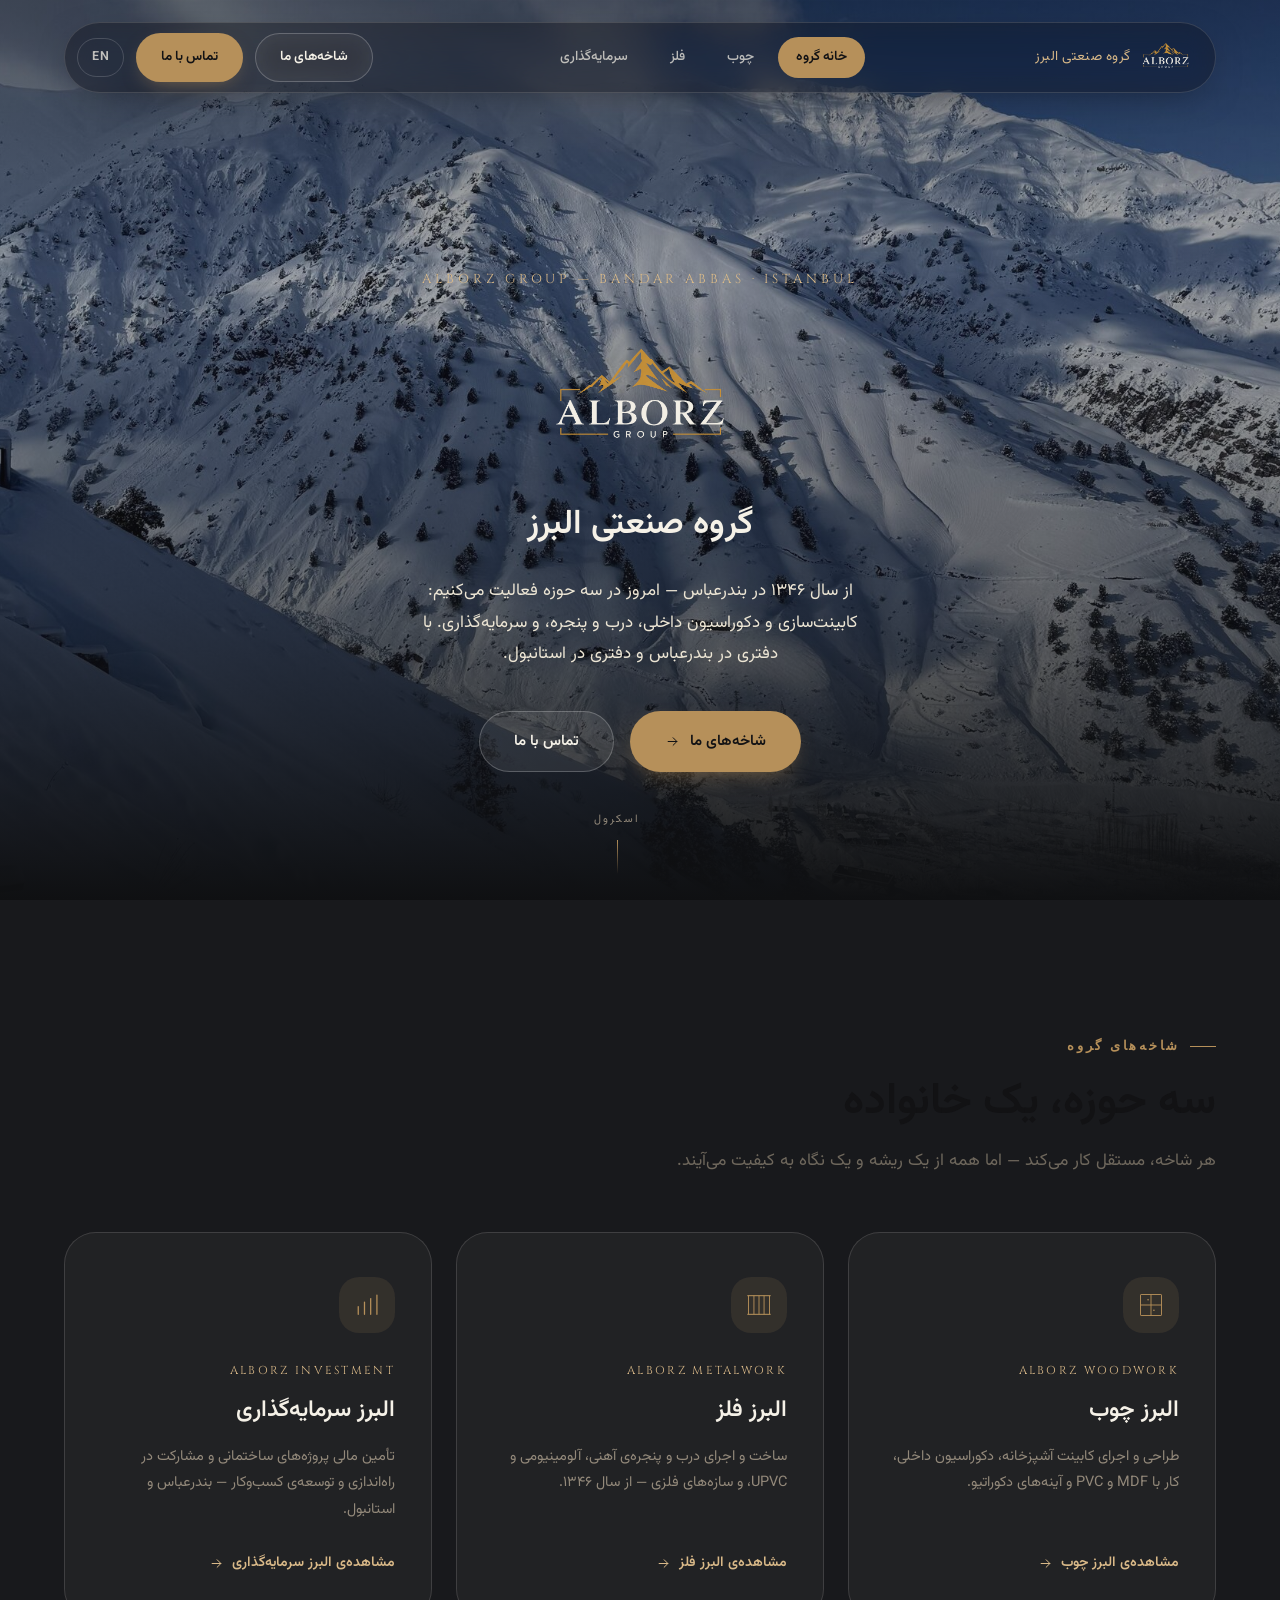
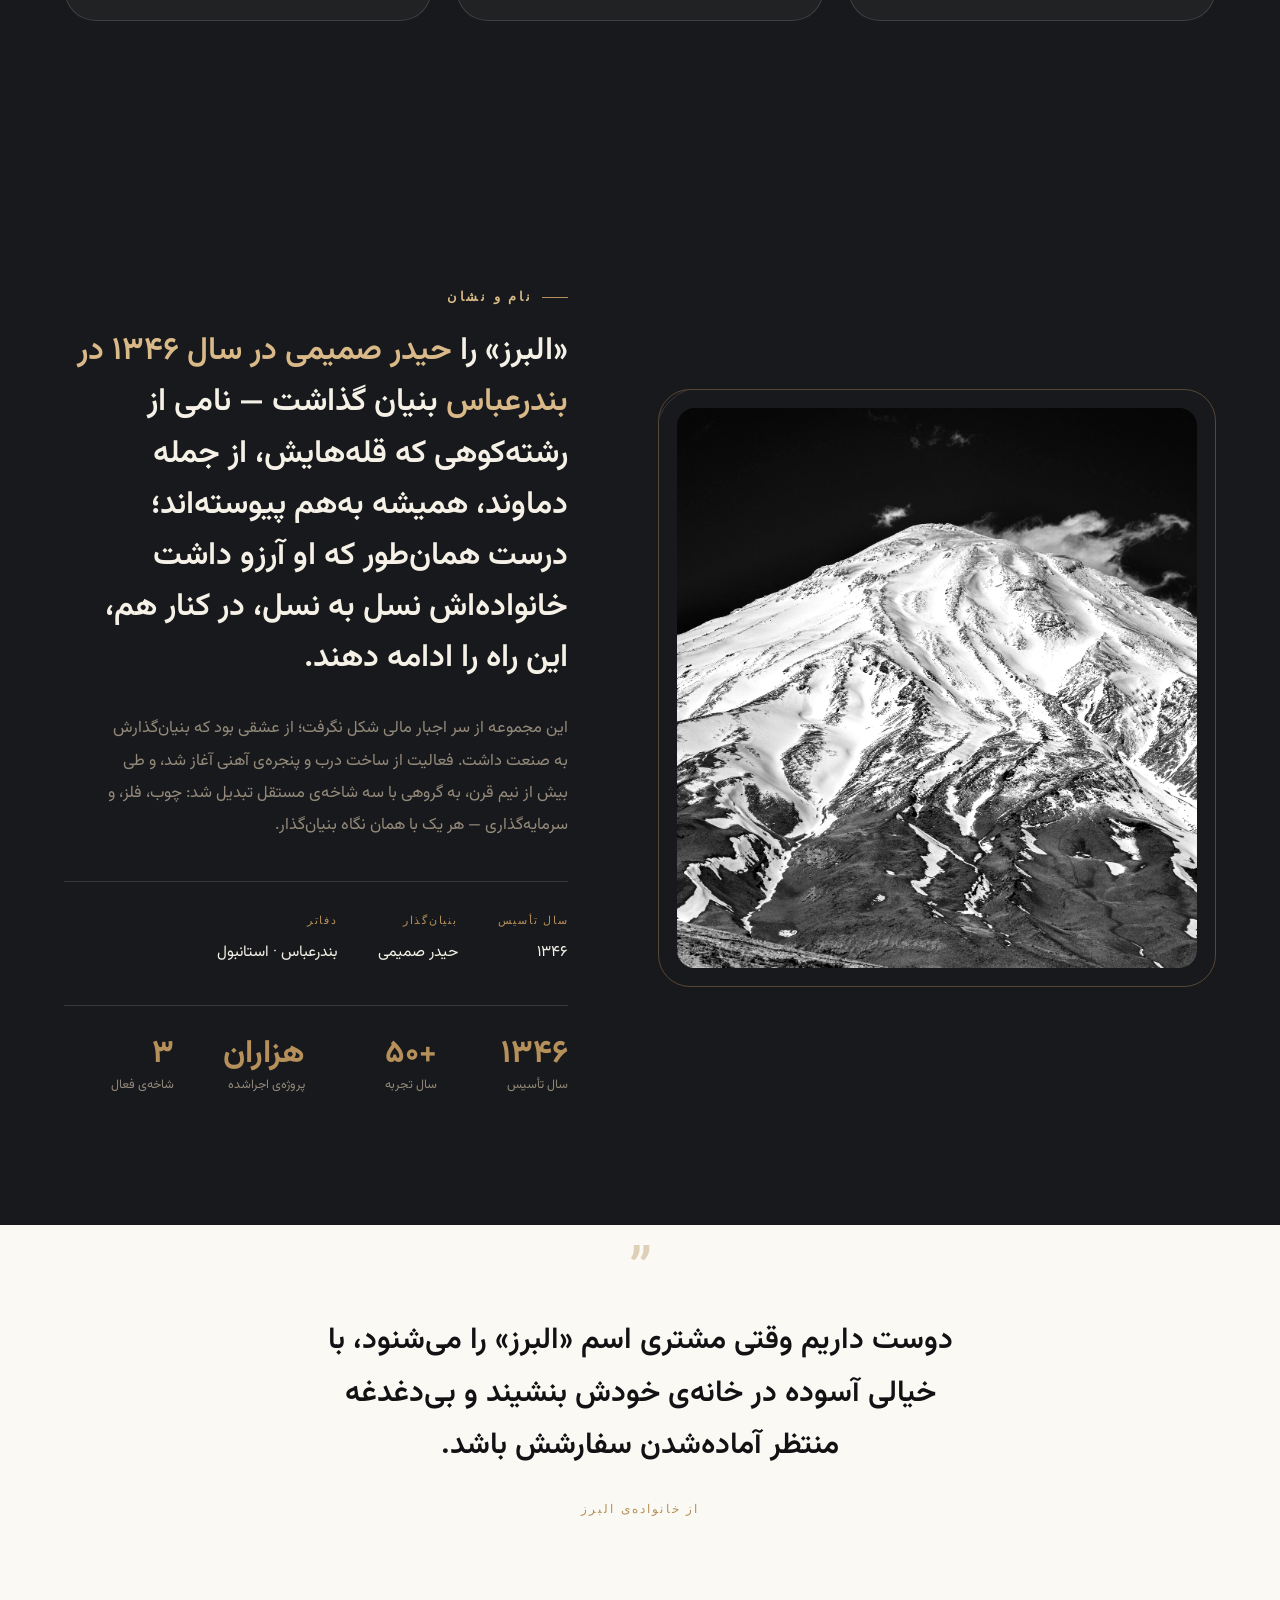
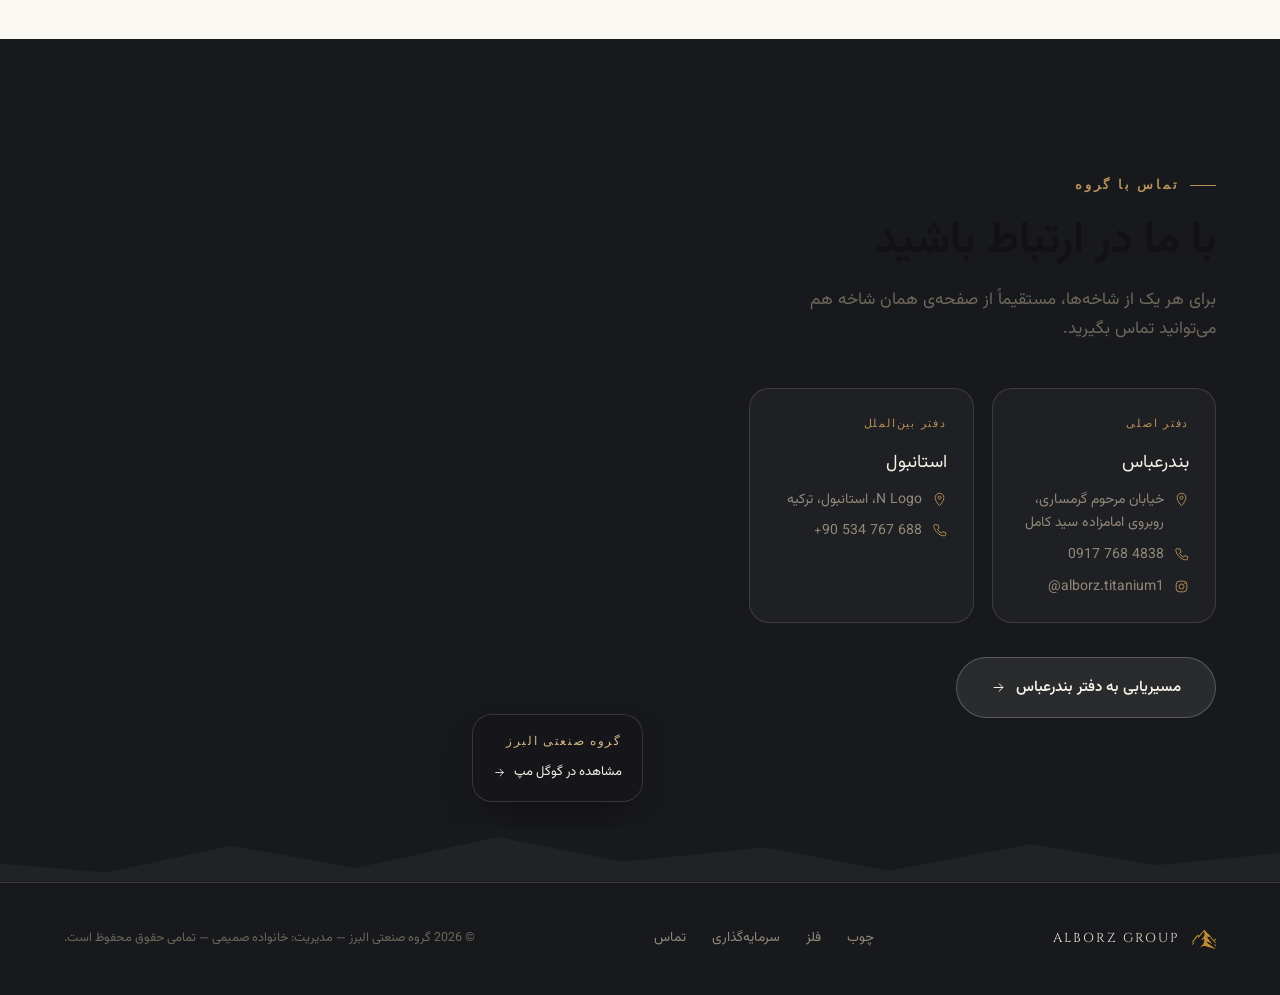
<file: index.html>
<!DOCTYPE html>
<html lang="fa" dir="rtl">
<head>
<meta charset="UTF-8">
<meta name="viewport" content="width=device-width, initial-scale=1.0">
<title>گروه صنعتی البرز | چوب، فلز و سرمایه‌گذاری — بندرعباس، استانبول</title>
<meta name="description" content="گروه صنعتی البرز — از سال ۱۳۴۶ در بندرعباس، فعال در سه حوزه: کابینت‌سازی و دکوراسیون داخلی (چوب)، درب و پنجره (فلز)، و سرمایه‌گذاری. دفاتر در بندرعباس و استانبول.">
<meta name="keywords" content="گروه صنعتی البرز, صنایع البرز, البرز بندرعباس, کابینت البرز, دکوراسیون البرز, آهن آلات البرز, البرز سرمایه‌گذاری, حیدر صمیمی, صمیمی سده, مدیریت صمیمی, خیابان گرمساری, سید کامل, بندرعباس">
<link rel="canonical" href="https://alborzgroup.net/">
<link rel="alternate" hreflang="fa" href="https://alborzgroup.net/">
<link rel="alternate" hreflang="en" href="https://alborzgroup.net/en/">
<link rel="alternate" hreflang="x-default" href="https://alborzgroup.net/">
<meta property="og:type" content="website">
<meta property="og:locale" content="fa_IR">
<meta property="og:url" content="https://alborzgroup.net/">
<meta property="og:title" content="گروه صنعتی البرز | چوب، فلز و سرمایه‌گذاری">
<meta property="og:description" content="از سال ۱۳۴۶ در بندرعباس — کابینت‌سازی و دکوراسیون داخلی، درب و پنجره، و سرمایه‌گذاری. دفاتر در بندرعباس و استانبول.">
<meta property="og:image" content="https://alborzgroup.net/images/og-banner-group.jpg">
<meta property="og:image:width" content="1200">
<meta property="og:image:height" content="630">
<meta name="twitter:card" content="summary_large_image">
<meta name="twitter:image" content="https://alborzgroup.net/images/og-banner-group.jpg">
<meta name="theme-color" content="#18191c">
<link rel="icon" type="image/png" sizes="32x32" href="images/favicon-32.png">
<link rel="icon" type="image/png" sizes="192x192" href="images/favicon-192.png">
<link rel="icon" type="image/png" sizes="512x512" href="images/favicon-512.png">
<link rel="icon" href="/favicon.ico" sizes="any">
<link rel="apple-touch-icon" sizes="180x180" href="images/favicon-180.png">
<link rel="stylesheet" href="css/style.css">
<script type="application/ld+json">
{
  "@context": "https://schema.org",
  "@type": "Organization",
  "name": "گروه صنعتی البرز",
  "alternateName": ["Alborz Industrial Group", "صنایع البرز", "Alborz Group"],
  "url": "https://alborzgroup.net/",
  "logo": "https://alborzgroup.net/images/logo-navy.png",
  "image": "https://alborzgroup.net/images/og-banner-group.jpg",
  "foundingDate": "1967",
  "founder": {
    "@type": "Person",
    "name": "حیدر صمیمی",
    "alternateName": ["حیدر صمیمی سده", "Heydar Samimi Sadeh"]
  },
  "address": {
    "@type": "PostalAddress",
    "streetAddress": "خیابان مرحوم گرمساری، روبروی امامزاده سید کامل",
    "addressLocality": "بندرعباس",
    "addressRegion": "هرمزگان",
    "addressCountry": "IR"
  },
  "telephone": "+98 917 768 4838",
  "sameAs": ["https://instagram.com/alborz.titanium1"],
  "subOrganization": [
    { "@type": "Organization", "name": "البرز چوب — کابینت البرز", "url": "https://alborzgroup.net/woodwork/" },
    { "@type": "Organization", "name": "البرز فلز", "url": "https://alborzgroup.net/metalwork/" },
    { "@type": "Organization", "name": "البرز سرمایه‌گذاری", "url": "https://alborzgroup.net/investment/" }
  ]
}
</script>
</head>
<body>

<svg style="display:none" aria-hidden="true">
  <symbol id="icon-arrow" viewBox="0 0 24 24"><path d="M5 12h14M13 6l6 6-6 6" stroke="currentColor" stroke-width="1.6" fill="none" stroke-linecap="round" stroke-linejoin="round"/></symbol>
  <symbol id="icon-pin" viewBox="0 0 24 24"><path d="M12 22s7-7.58 7-13a7 7 0 10-14 0c0 5.42 7 13 7 13z" stroke="currentColor" stroke-width="1.5" fill="none"/><circle cx="12" cy="9" r="2.4" stroke="currentColor" stroke-width="1.5" fill="none"/></symbol>
  <symbol id="icon-phone" viewBox="0 0 24 24"><path d="M6.5 3h3l1.7 5-2.4 2a13 13 0 006.2 6.2l2-2.4 5 1.7v3a2 2 0 01-2.1 2C11.8 20.9 3.1 12.2 3 4.6A2 2 0 016.5 3z" stroke="currentColor" stroke-width="1.5" fill="none" stroke-linejoin="round"/></symbol>
  <symbol id="icon-insta" viewBox="0 0 24 24"><rect x="3.5" y="3.5" width="17" height="17" rx="5" stroke="currentColor" stroke-width="1.5" fill="none"/><circle cx="12" cy="12" r="4" stroke="currentColor" stroke-width="1.5" fill="none"/><circle cx="17.2" cy="6.8" r="1" fill="currentColor"/></symbol>
  <symbol id="icon-check" viewBox="0 0 24 24"><path d="M4 12.5l5 5L20 7" stroke="currentColor" stroke-width="1.7" fill="none" stroke-linecap="round" stroke-linejoin="round"/></symbol>
  <symbol id="icon-close" viewBox="0 0 24 24"><path d="M6 6l12 12M18 6L6 18" stroke="currentColor" stroke-width="1.6" stroke-linecap="round"/></symbol>
  <symbol id="icon-cabinet" viewBox="0 0 48 48"><rect x="6" y="6" width="36" height="36" rx="1" stroke="currentColor" stroke-width="1.6" fill="none"/><line x1="24" y1="6" x2="24" y2="42" stroke="currentColor" stroke-width="1.6"/><line x1="6" y1="24" x2="42" y2="24" stroke="currentColor" stroke-width="1.6"/><circle cx="19" cy="15" r="1.4" fill="currentColor"/><circle cx="29" cy="33" r="1.4" fill="currentColor"/></symbol>
  <symbol id="icon-gate" viewBox="0 0 48 48"><line x1="6" y1="8" x2="6" y2="40" stroke="currentColor" stroke-width="1.6"/><line x1="15.3" y1="8" x2="15.3" y2="40" stroke="currentColor" stroke-width="1.6"/><line x1="24" y1="8" x2="24" y2="40" stroke="currentColor" stroke-width="1.6"/><line x1="32.7" y1="8" x2="32.7" y2="40" stroke="currentColor" stroke-width="1.6"/><line x1="42" y1="8" x2="42" y2="40" stroke="currentColor" stroke-width="1.6"/><line x1="4" y1="8" x2="44" y2="8" stroke="currentColor" stroke-width="1.8"/><line x1="4" y1="40" x2="44" y2="40" stroke="currentColor" stroke-width="1.8"/></symbol>
  <symbol id="icon-growth" viewBox="0 0 48 48"><line x1="9" y1="40" x2="9" y2="27" stroke="currentColor" stroke-width="2.2" stroke-linecap="round"/><line x1="19.7" y1="40" x2="19.7" y2="19" stroke="currentColor" stroke-width="2.2" stroke-linecap="round"/><line x1="30.3" y1="40" x2="30.3" y2="13" stroke="currentColor" stroke-width="2.2" stroke-linecap="round"/><line x1="41" y1="40" x2="41" y2="7" stroke="currentColor" stroke-width="2.2" stroke-linecap="round"/></symbol>
</svg>

<!-- ============================= HEADER ============================= -->
<header class="site-header" id="siteHeader">
  <div class="wrap">
    <div class="nav-glass glass">
      <a href="index.html" class="brand">
        <img src="images/logo-ivory.png" alt="ALBORZ GROUP" class="brand-logo">
        <span class="brand-fa">گروه صنعتی البرز</span>
      </a>

      <nav class="branch-pills">
        <a href="index.html" class="active">خانه گروه</a>
        <a href="woodwork/">چوب</a>
        <a href="metalwork/">فلز</a>
        <a href="investment/">سرمایه‌گذاری</a>
      </nav>

      <div class="nav-cta">
        <a href="#branches" class="btn btn-line btn-sm">شاخه‌های ما</a>
        <a href="#contact" class="btn btn-gold btn-sm">تماس با ما</a>
        <a href="en/" class="lang-switch" hreflang="en" lang="en">EN</a>
      </div>

      <button class="nav-toggle" id="navToggle" aria-label="باز کردن منو">
        <span></span><span></span><span></span>
      </button>
    </div>
  </div>
</header>

<div class="mobile-panel glass-dark" id="mobilePanel">
  <a href="index.html">خانه گروه</a>
  <a href="woodwork/">چوب</a>
  <a href="metalwork/">فلز</a>
  <a href="investment/">سرمایه‌گذاری</a>
  <a href="#contact">تماس</a>
  <a href="#contact" class="btn btn-gold">تماس با ما</a>
  <a href="en/" class="lang-switch" hreflang="en" lang="en">English</a>
</div>

<!-- ============================= HERO ============================= -->
<section class="hero" id="home">
  <div class="hero-media">
    <img src="images/hero-mountain.jpg" alt="رشته‌کوه البرز، ایران">
  </div>
  <div class="hero-scrim"></div>

  <div class="hero-content">
    <div class="wrap">
      <span class="hero-eyebrow">ALBORZ GROUP — BANDAR ABBAS · ISTANBUL</span>
      <h1 class="hero-logo-wrap"><img src="images/logo-ivory.png" alt="ALBORZ GROUP — گروه صنعتی البرز" class="hero-logo"></h1>
      <div class="hero-fa">گروه صنعتی البرز</div>
      <p class="hero-tagline">
        از سال ۱۳۴۶ در بندرعباس — امروز در سه حوزه فعالیت می‌کنیم: کابینت‌سازی و دکوراسیون داخلی،
        درب و پنجره، و سرمایه‌گذاری. با دفتری در بندرعباس و دفتری در استانبول.
      </p>
      <div class="hero-ctas">
        <a href="#branches" class="btn btn-gold">شاخه‌های ما <svg><use href="#icon-arrow"/></svg></a>
        <a href="#contact" class="btn btn-line">تماس با ما</a>
      </div>
    </div>
  </div>

  <div class="hero-scroll">
    <span>اسکرول</span>
    <span class="line"></span>
  </div>
</section>

<!-- ============================= BRANCHES ============================= -->
<section class="branches" id="branches">
  <div class="wrap">
    <div class="section-head on-dark reveal">
      <span class="eyebrow">شاخه‌های گروه</span>
      <h2>سه حوزه، یک خانواده</h2>
      <p>هر شاخه، مستقل کار می‌کند — اما همه از یک ریشه و یک نگاه به کیفیت می‌آیند.</p>
    </div>

    <div class="branches-grid reveal-stagger">
      <div class="branch-card">
        <div class="icon-wrap"><svg class="icon"><use href="#icon-cabinet"/></svg></div>
        <div class="en">ALBORZ WOODWORK</div>
        <h3>البرز چوب</h3>
        <p>طراحی و اجرای کابینت آشپزخانه، دکوراسیون داخلی، کار با MDF و PVC و آینه‌های دکوراتیو.</p>
        <a href="woodwork/" class="go">مشاهده‌ی البرز چوب <svg><use href="#icon-arrow"/></svg></a>
      </div>
      <div class="branch-card">
        <div class="icon-wrap"><svg class="icon"><use href="#icon-gate"/></svg></div>
        <div class="en">ALBORZ METALWORK</div>
        <h3>البرز فلز</h3>
        <p>ساخت و اجرای درب و پنجره‌ی آهنی، آلومینیومی و UPVC، و سازه‌های فلزی — از سال ۱۳۴۶.</p>
        <a href="metalwork/" class="go">مشاهده‌ی البرز فلز <svg><use href="#icon-arrow"/></svg></a>
      </div>
      <div class="branch-card">
        <div class="icon-wrap"><svg class="icon"><use href="#icon-growth"/></svg></div>
        <div class="en">ALBORZ INVESTMENT</div>
        <h3>البرز سرمایه‌گذاری</h3>
        <p>تأمین مالی پروژه‌های ساختمانی و مشارکت در راه‌اندازی و توسعه‌ی کسب‌وکار — بندرعباس و استانبول.</p>
        <a href="investment/" class="go">مشاهده‌ی البرز سرمایه‌گذاری <svg><use href="#icon-arrow"/></svg></a>
      </div>
    </div>
  </div>
</section>

<!-- ============================= STORY / HERITAGE ============================= -->
<section class="story" id="heritage">
  <div class="wrap">
    <div class="story-media reveal">
      <div class="frame">
        <img src="images/mountain-bw.jpg" alt="قله‌ی برف‌گرفته‌ی البرز">
      </div>
    </div>
    <div class="story-copy reveal">
      <span class="eyebrow">نام و نشان</span>
      <p class="story-quote">
        «البرز» را <span class="accent">حیدر صمیمی در سال ۱۳۴۶ در بندرعباس</span> بنیان گذاشت —
        نامی از رشته‌کوهی که قله‌هایش، از جمله دماوند، همیشه به‌هم پیوسته‌اند؛
        درست همان‌طور که او آرزو داشت خانواده‌اش نسل به نسل، در کنار هم، این راه را ادامه دهند.
      </p>
      <p class="lede">
        این مجموعه از سر اجبار مالی شکل نگرفت؛ از عشقی بود که بنیان‌گذارش به صنعت داشت.
        فعالیت از ساخت درب و پنجره‌ی آهنی آغاز شد، و طی بیش از نیم قرن، به گروهی با سه شاخه‌ی
        مستقل تبدیل شد: چوب، فلز، و سرمایه‌گذاری — هر یک با همان نگاه بنیان‌گذار.
      </p>
      <div class="story-meta">
        <div>
          <span class="label">سال تأسیس</span>
          <span class="val">۱۳۴۶</span>
        </div>
        <div>
          <span class="label">بنیان‌گذار</span>
          <span class="val">حیدر صمیمی</span>
        </div>
        <div>
          <span class="label">دفاتر</span>
          <span class="val">بندرعباس · استانبول</span>
        </div>
      </div>

      <div class="about-stats" style="border-top:1px solid var(--hairline-dark);margin-top:40px;padding-top:32px;">
        <div class="stat">
          <span class="num">۱۳۴۶</span>
          <span class="lbl" style="color:var(--stone-light)">سال تأسیس</span>
        </div>
        <div class="stat">
          <span class="num">+۵۰</span>
          <span class="lbl" style="color:var(--stone-light)">سال تجربه</span>
        </div>
        <div class="stat">
          <span class="num">هزاران</span>
          <span class="lbl" style="color:var(--stone-light)">پروژه‌ی اجراشده</span>
        </div>
        <div class="stat">
          <span class="num">۳</span>
          <span class="lbl" style="color:var(--stone-light)">شاخه‌ی فعال</span>
        </div>
      </div>
    </div>
  </div>
</section>

<!-- ============================= CLOSING QUOTE ============================= -->
<section class="closing-quote">
  <div class="wrap reveal">
    <span class="quote-mark">”</span>
    <p>
      دوست داریم وقتی مشتری اسم «البرز» را می‌شنود، با خیالی آسوده در خانه‌ی خودش بنشیند
      و بی‌دغدغه منتظر آماده‌شدن سفارشش باشد.
    </p>
    <span class="quote-by">از خانواده‌ی البرز</span>
  </div>
</section>

<!-- ============================= CONTACT ============================= -->
<section class="contact" id="contact">
  <div class="wrap wrap-inner">
    <div class="contact-info reveal">
      <div class="section-head on-dark">
        <span class="eyebrow">تماس با گروه</span>
        <h2>با ما در ارتباط باشید</h2>
        <p>برای هر یک از شاخه‌ها، مستقیماً از صفحه‌ی همان شاخه هم می‌توانید تماس بگیرید.</p>
      </div>

      <div class="offices-grid">
        <div class="office-card">
          <div class="office-tag">دفتر اصلی</div>
          <div class="office-city">بندرعباس</div>
          <div class="office-line"><svg><use href="#icon-pin"/></svg><span>خیابان مرحوم گرمساری، روبروی امامزاده سید کامل</span></div>
          <div class="office-line"><svg><use href="#icon-phone"/></svg><span id="phoneField"><span class="soon">به‌زودی تکمیل می‌شود</span></span></div>
          <div class="office-line"><svg><use href="#icon-insta"/></svg><span id="instaField"><span class="soon">به‌زودی تکمیل می‌شود</span></span></div>
        </div>
        <div class="office-card">
          <div class="office-tag">دفتر بین‌الملل</div>
          <div class="office-city">استانبول</div>
          <div class="office-line"><svg><use href="#icon-pin"/></svg><span>N Logo، استانبول، ترکیه</span></div>
          <div class="office-line"><svg><use href="#icon-phone"/></svg><span dir="ltr"><a href="tel:+90534767688">+90 534 767 688</a></span></div>
        </div>
      </div>

      <div class="contact-cta">
        <a href="https://maps.app.goo.gl/iWbDPdgA3B81owJV7" target="_blank" rel="noopener" class="btn btn-line">مسیریابی به دفتر بندرعباس <svg><use href="#icon-arrow"/></svg></a>
      </div>
    </div>

    <div class="contact-map reveal">
      <iframe
        src="https://www.google.com/maps?q=27.1842333,56.2688621&hl=fa&z=16&output=embed"
        loading="lazy"
        referrerpolicy="no-referrer-when-downgrade"
        title="موقعیت دفتر بندرعباس روی نقشه">
      </iframe>
      <div class="map-tag glass-dark">
        <div class="en">گروه صنعتی البرز</div>
        <a href="https://maps.app.goo.gl/iWbDPdgA3B81owJV7" target="_blank" rel="noopener">مشاهده در گوگل مپ <svg><use href="#icon-arrow"/></svg></a>
      </div>
    </div>
  </div>

  <div class="ridge-divider" style="color:var(--charcoal-2)">
    <svg viewBox="0 0 1440 60" preserveAspectRatio="none"><path d="M0,60 L0,40 L120,50 L260,20 L400,45 L560,10 L700,38 L860,22 L1000,48 L1160,18 L1300,42 L1440,28 L1440,60 Z" fill="currentColor"/></svg>
  </div>
</section>

<!-- ============================= FOOTER ============================= -->
<footer class="site-footer">
  <div class="wrap">
    <div class="footer-brand">
      <span class="mark"><img src="images/mountain-mark.png" alt=""></span>
      <span>ALBORZ GROUP</span>
    </div>
    <nav class="footer-links">
      <a href="woodwork/">چوب</a>
      <a href="metalwork/">فلز</a>
      <a href="investment/">سرمایه‌گذاری</a>
      <a href="#contact">تماس</a>
    </nav>
    <div class="footer-fine">© <span id="year"></span> گروه صنعتی البرز — مدیریت: خانواده صمیمی — تمامی حقوق محفوظ است.</div>
  </div>
</footer>

<script src="js/script.js"></script>
</body>
</html>
</file>
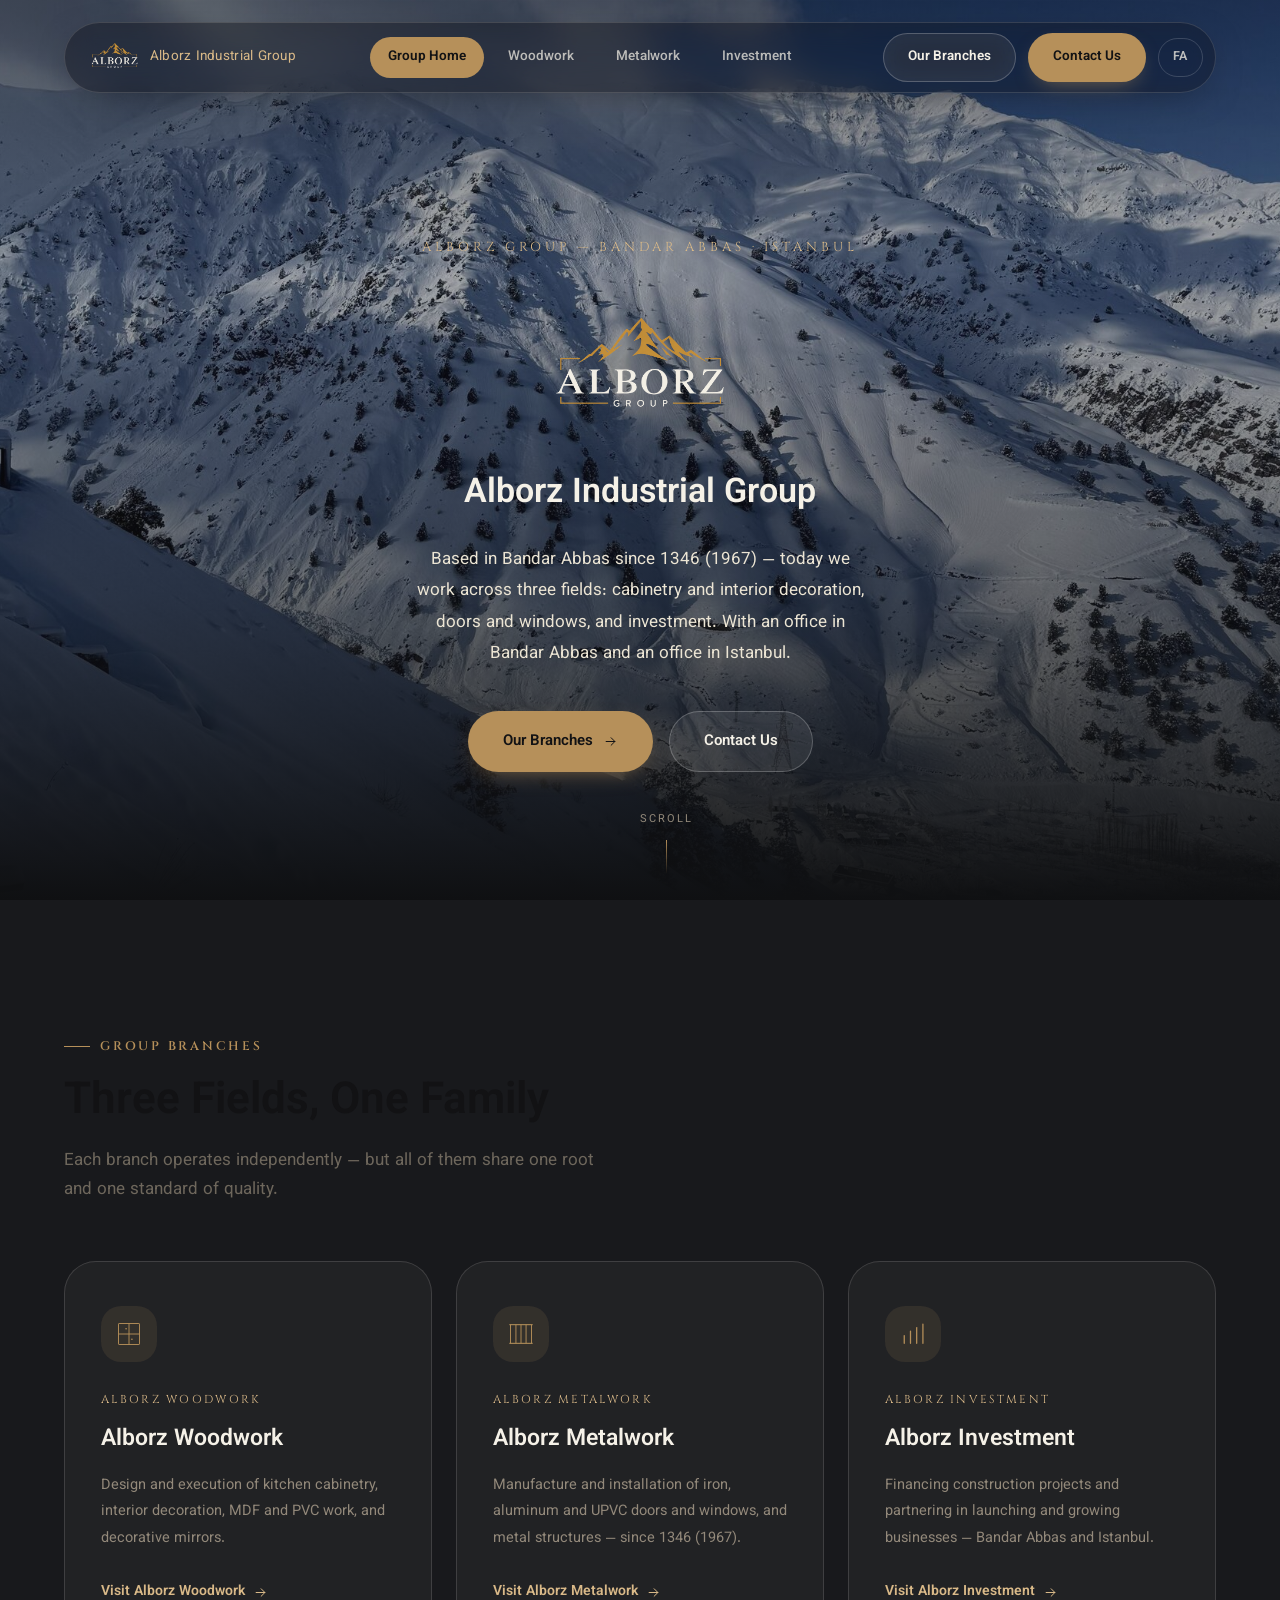
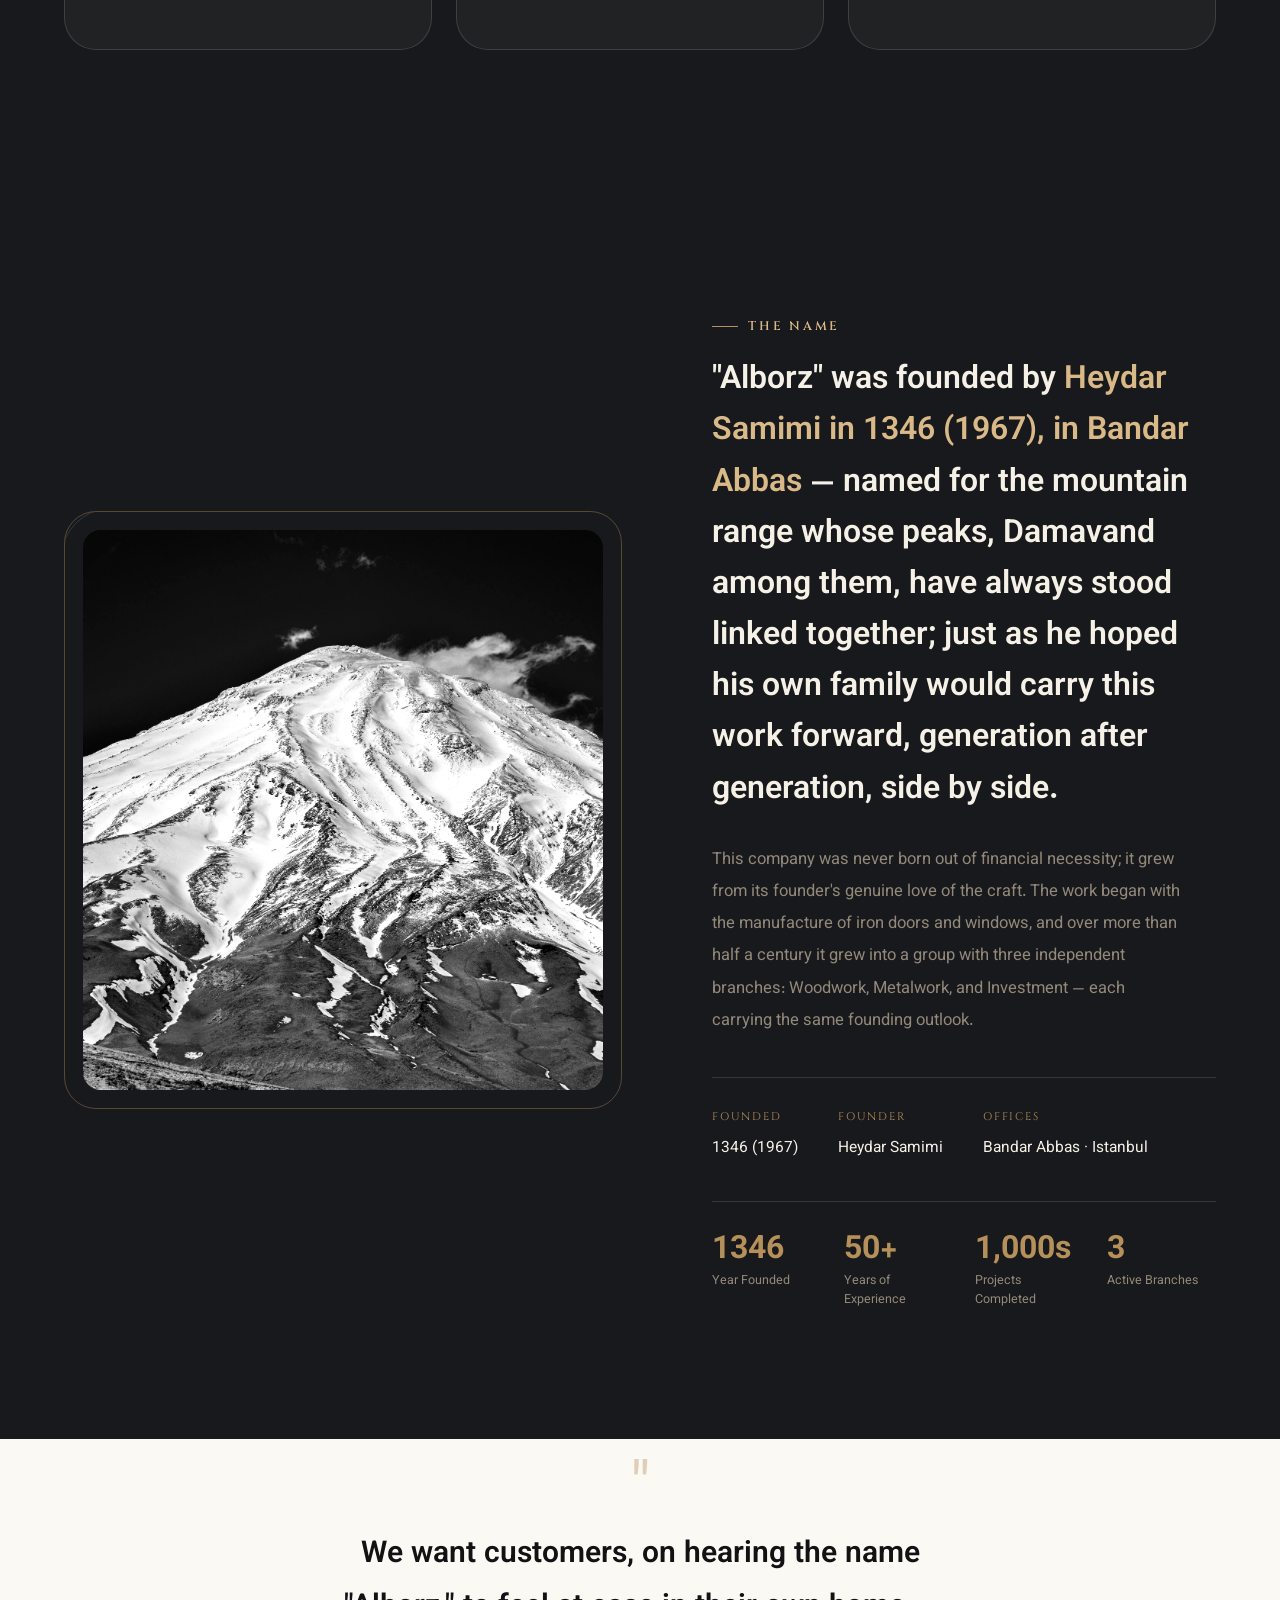
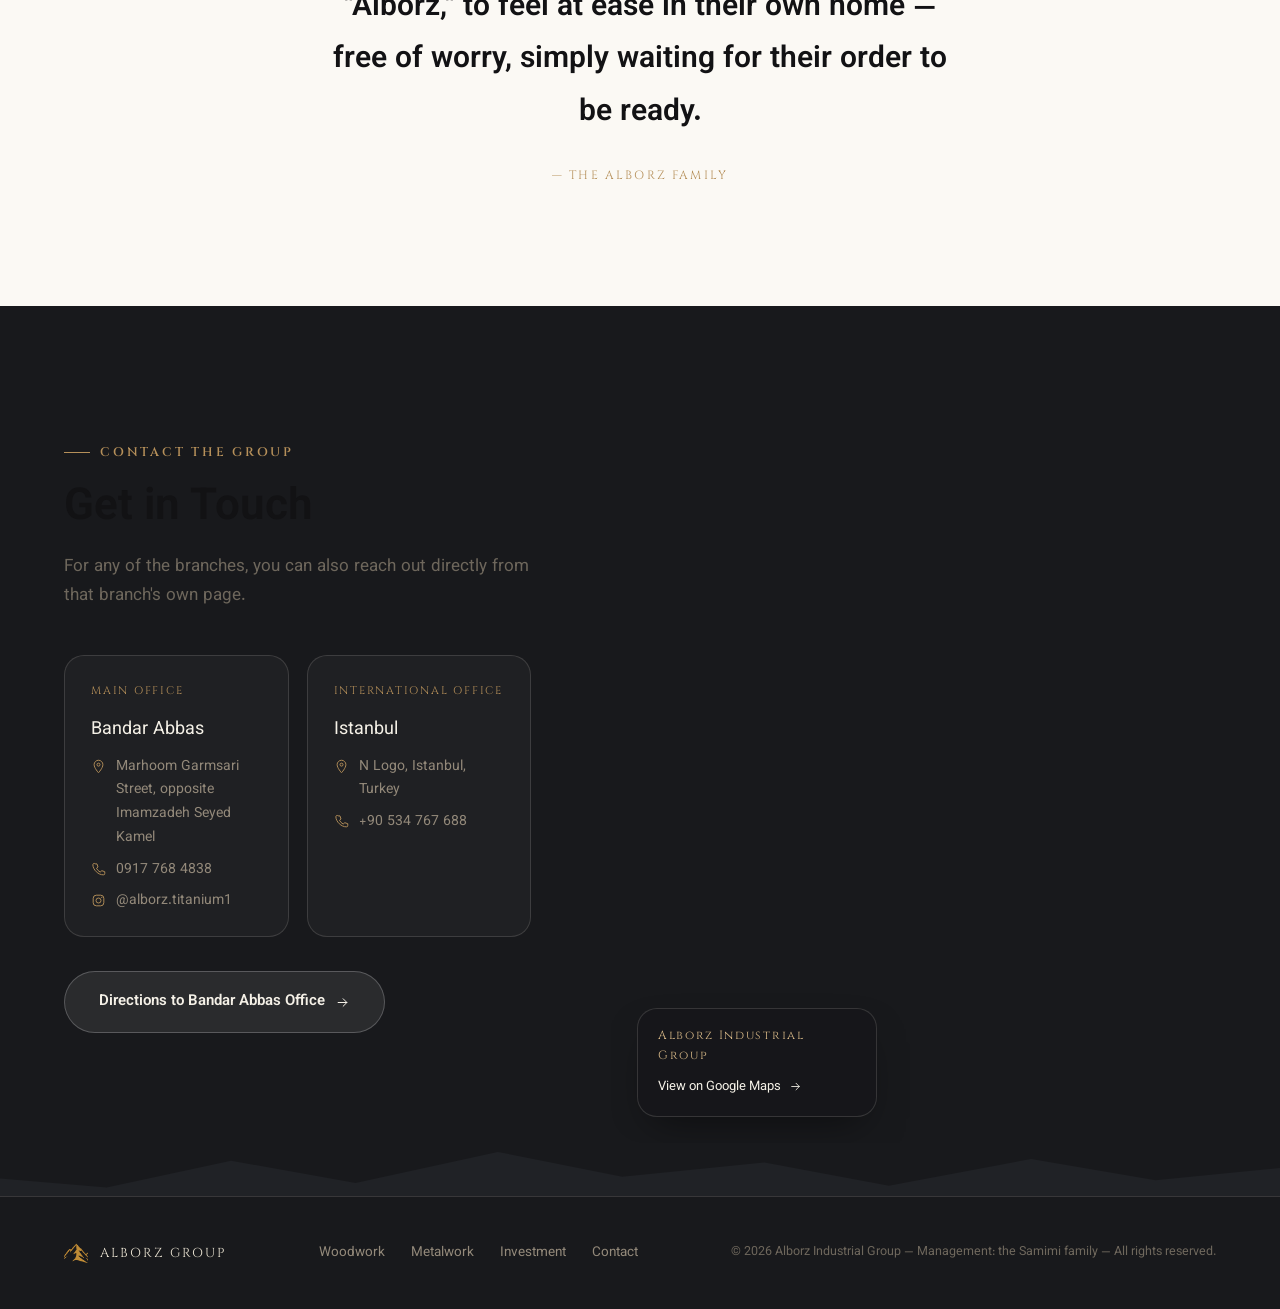
<file: en/index.html>
<!DOCTYPE html>
<html lang="en" dir="ltr">
<head>
<meta charset="UTF-8">
<meta name="viewport" content="width=device-width, initial-scale=1.0">
<title>Alborz Industrial Group | Woodwork, Metalwork & Investment — Bandar Abbas, Istanbul</title>
<meta name="description" content="Alborz Industrial Group — based in Bandar Abbas, Iran since 1346 (1967), active in three fields: cabinetry & interior decoration (Woodwork), doors & windows (Metalwork), and Investment. Offices in Bandar Abbas and Istanbul.">
<meta name="keywords" content="Alborz Group, Alborz Industrial Group, Kabinet Alborz, Alborz Woodwork, Alborz Metalwork, Alborz Investment, Bandar Abbas cabinetry, Heydar Samimi, Samimi Sadeh, Seyed Kamel">
<link rel="canonical" href="https://alborzgroup.net/en/">
<link rel="alternate" hreflang="en" href="https://alborzgroup.net/en/">
<link rel="alternate" hreflang="fa" href="https://alborzgroup.net/">
<link rel="alternate" hreflang="x-default" href="https://alborzgroup.net/">
<meta property="og:type" content="website">
<meta property="og:locale" content="en_US">
<meta property="og:url" content="https://alborzgroup.net/en/">
<meta property="og:title" content="Alborz Industrial Group | Woodwork, Metalwork & Investment">
<meta property="og:description" content="Based in Bandar Abbas since 1346 (1967) — cabinetry & interior decoration, doors & windows, and investment. Offices in Bandar Abbas and Istanbul.">
<meta property="og:image" content="https://alborzgroup.net/images/og-banner-group.jpg">
<meta property="og:image:width" content="1200">
<meta property="og:image:height" content="630">
<meta name="twitter:card" content="summary_large_image">
<meta name="twitter:image" content="https://alborzgroup.net/images/og-banner-group.jpg">
<meta name="theme-color" content="#18191c">
<link rel="icon" type="image/png" sizes="32x32" href="../images/favicon-32.png">
<link rel="icon" type="image/png" sizes="192x192" href="../images/favicon-192.png">
<link rel="icon" type="image/png" sizes="512x512" href="../images/favicon-512.png">
<link rel="icon" href="/favicon.ico" sizes="any">
<link rel="apple-touch-icon" sizes="180x180" href="../images/favicon-180.png">
<link rel="stylesheet" href="../css/style.css">
<script type="application/ld+json">
{
  "@context": "https://schema.org",
  "@type": "Organization",
  "name": "Alborz Industrial Group",
  "alternateName": ["گروه صنعتی البرز", "صنایع البرز", "Alborz Group"],
  "url": "https://alborzgroup.net/en/",
  "logo": "https://alborzgroup.net/images/logo-navy.png",
  "image": "https://alborzgroup.net/images/og-banner-group.jpg",
  "foundingDate": "1967",
  "founder": {
    "@type": "Person",
    "name": "Heydar Samimi Sadeh",
    "alternateName": ["حیدر صمیمی", "حیدر صمیمی سده"]
  },
  "address": {
    "@type": "PostalAddress",
    "streetAddress": "Marhoom Garmsari Street, opposite Imamzadeh Seyed Kamel",
    "addressLocality": "Bandar Abbas",
    "addressRegion": "Hormozgan",
    "addressCountry": "IR"
  },
  "telephone": "+98 917 768 4838",
  "sameAs": ["https://instagram.com/alborz.titanium1"],
  "subOrganization": [
    { "@type": "Organization", "name": "Alborz Woodwork — Kabinet Alborz", "url": "https://alborzgroup.net/en/woodwork/" },
    { "@type": "Organization", "name": "Alborz Metalwork", "url": "https://alborzgroup.net/en/metalwork/" },
    { "@type": "Organization", "name": "Alborz Investment", "url": "https://alborzgroup.net/en/investment/" }
  ]
}
</script>
</head>
<body>

<svg style="display:none" aria-hidden="true">
  <symbol id="icon-arrow" viewBox="0 0 24 24"><path d="M5 12h14M13 6l6 6-6 6" stroke="currentColor" stroke-width="1.6" fill="none" stroke-linecap="round" stroke-linejoin="round"/></symbol>
  <symbol id="icon-pin" viewBox="0 0 24 24"><path d="M12 22s7-7.58 7-13a7 7 0 10-14 0c0 5.42 7 13 7 13z" stroke="currentColor" stroke-width="1.5" fill="none"/><circle cx="12" cy="9" r="2.4" stroke="currentColor" stroke-width="1.5" fill="none"/></symbol>
  <symbol id="icon-phone" viewBox="0 0 24 24"><path d="M6.5 3h3l1.7 5-2.4 2a13 13 0 006.2 6.2l2-2.4 5 1.7v3a2 2 0 01-2.1 2C11.8 20.9 3.1 12.2 3 4.6A2 2 0 016.5 3z" stroke="currentColor" stroke-width="1.5" fill="none" stroke-linejoin="round"/></symbol>
  <symbol id="icon-insta" viewBox="0 0 24 24"><rect x="3.5" y="3.5" width="17" height="17" rx="5" stroke="currentColor" stroke-width="1.5" fill="none"/><circle cx="12" cy="12" r="4" stroke="currentColor" stroke-width="1.5" fill="none"/><circle cx="17.2" cy="6.8" r="1" fill="currentColor"/></symbol>
  <symbol id="icon-check" viewBox="0 0 24 24"><path d="M4 12.5l5 5L20 7" stroke="currentColor" stroke-width="1.7" fill="none" stroke-linecap="round" stroke-linejoin="round"/></symbol>
  <symbol id="icon-close" viewBox="0 0 24 24"><path d="M6 6l12 12M18 6L6 18" stroke="currentColor" stroke-width="1.6" stroke-linecap="round"/></symbol>
  <symbol id="icon-cabinet" viewBox="0 0 48 48"><rect x="6" y="6" width="36" height="36" rx="1" stroke="currentColor" stroke-width="1.6" fill="none"/><line x1="24" y1="6" x2="24" y2="42" stroke="currentColor" stroke-width="1.6"/><line x1="6" y1="24" x2="42" y2="24" stroke="currentColor" stroke-width="1.6"/><circle cx="19" cy="15" r="1.4" fill="currentColor"/><circle cx="29" cy="33" r="1.4" fill="currentColor"/></symbol>
  <symbol id="icon-gate" viewBox="0 0 48 48"><line x1="6" y1="8" x2="6" y2="40" stroke="currentColor" stroke-width="1.6"/><line x1="15.3" y1="8" x2="15.3" y2="40" stroke="currentColor" stroke-width="1.6"/><line x1="24" y1="8" x2="24" y2="40" stroke="currentColor" stroke-width="1.6"/><line x1="32.7" y1="8" x2="32.7" y2="40" stroke="currentColor" stroke-width="1.6"/><line x1="42" y1="8" x2="42" y2="40" stroke="currentColor" stroke-width="1.6"/><line x1="4" y1="8" x2="44" y2="8" stroke="currentColor" stroke-width="1.8"/><line x1="4" y1="40" x2="44" y2="40" stroke="currentColor" stroke-width="1.8"/></symbol>
  <symbol id="icon-growth" viewBox="0 0 48 48"><line x1="9" y1="40" x2="9" y2="27" stroke="currentColor" stroke-width="2.2" stroke-linecap="round"/><line x1="19.7" y1="40" x2="19.7" y2="19" stroke="currentColor" stroke-width="2.2" stroke-linecap="round"/><line x1="30.3" y1="40" x2="30.3" y2="13" stroke="currentColor" stroke-width="2.2" stroke-linecap="round"/><line x1="41" y1="40" x2="41" y2="7" stroke="currentColor" stroke-width="2.2" stroke-linecap="round"/></symbol>
</svg>

<!-- ============================= HEADER ============================= -->
<header class="site-header" id="siteHeader">
  <div class="wrap">
    <div class="nav-glass glass">
      <a href="index.html" class="brand">
        <img src="../images/logo-ivory.png" alt="ALBORZ GROUP" class="brand-logo">
        <span class="brand-fa">Alborz Industrial Group</span>
      </a>

      <nav class="branch-pills">
        <a href="index.html" class="active">Group Home</a>
        <a href="woodwork/">Woodwork</a>
        <a href="metalwork/">Metalwork</a>
        <a href="investment/">Investment</a>
      </nav>

      <div class="nav-cta">
        <a href="#branches" class="btn btn-line btn-sm">Our Branches</a>
        <a href="#contact" class="btn btn-gold btn-sm">Contact Us</a>
        <a href="../" class="lang-switch" hreflang="fa" lang="fa" dir="rtl">FA</a>
      </div>

      <button class="nav-toggle" id="navToggle" aria-label="Open menu">
        <span></span><span></span><span></span>
      </button>
    </div>
  </div>
</header>

<div class="mobile-panel glass-dark" id="mobilePanel">
  <a href="index.html">Group Home</a>
  <a href="woodwork/">Woodwork</a>
  <a href="metalwork/">Metalwork</a>
  <a href="investment/">Investment</a>
  <a href="#contact">Contact</a>
  <a href="#contact" class="btn btn-gold">Contact Us</a>
  <a href="../" class="lang-switch" hreflang="fa" lang="fa" dir="rtl">فارسی</a>
</div>

<!-- ============================= HERO ============================= -->
<section class="hero" id="home">
  <div class="hero-media">
    <img src="../images/hero-mountain.jpg" alt="The Alborz mountain range, Iran">
  </div>
  <div class="hero-scrim"></div>

  <div class="hero-content">
    <div class="wrap">
      <span class="hero-eyebrow">ALBORZ GROUP — BANDAR ABBAS · ISTANBUL</span>
      <h1 class="hero-logo-wrap"><img src="../images/logo-ivory.png" alt="ALBORZ GROUP" class="hero-logo"></h1>
      <div class="hero-fa">Alborz Industrial Group</div>
      <p class="hero-tagline">
        Based in Bandar Abbas since 1346 (1967) — today we work across three fields: cabinetry
        and interior decoration, doors and windows, and investment. With an office in Bandar Abbas
        and an office in Istanbul.
      </p>
      <div class="hero-ctas">
        <a href="#branches" class="btn btn-gold">Our Branches <svg><use href="#icon-arrow"/></svg></a>
        <a href="#contact" class="btn btn-line">Contact Us</a>
      </div>
    </div>
  </div>

  <div class="hero-scroll">
    <span>Scroll</span>
    <span class="line"></span>
  </div>
</section>

<!-- ============================= BRANCHES ============================= -->
<section class="branches" id="branches">
  <div class="wrap">
    <div class="section-head on-dark reveal">
      <span class="eyebrow">Group Branches</span>
      <h2>Three Fields, One Family</h2>
      <p>Each branch operates independently — but all of them share one root and one standard of quality.</p>
    </div>

    <div class="branches-grid reveal-stagger">
      <div class="branch-card">
        <div class="icon-wrap"><svg class="icon"><use href="#icon-cabinet"/></svg></div>
        <div class="en">ALBORZ WOODWORK</div>
        <h3>Alborz Woodwork</h3>
        <p>Design and execution of kitchen cabinetry, interior decoration, MDF and PVC work, and decorative mirrors.</p>
        <a href="woodwork/" class="go">Visit Alborz Woodwork <svg><use href="#icon-arrow"/></svg></a>
      </div>
      <div class="branch-card">
        <div class="icon-wrap"><svg class="icon"><use href="#icon-gate"/></svg></div>
        <div class="en">ALBORZ METALWORK</div>
        <h3>Alborz Metalwork</h3>
        <p>Manufacture and installation of iron, aluminum and UPVC doors and windows, and metal structures — since 1346 (1967).</p>
        <a href="metalwork/" class="go">Visit Alborz Metalwork <svg><use href="#icon-arrow"/></svg></a>
      </div>
      <div class="branch-card">
        <div class="icon-wrap"><svg class="icon"><use href="#icon-growth"/></svg></div>
        <div class="en">ALBORZ INVESTMENT</div>
        <h3>Alborz Investment</h3>
        <p>Financing construction projects and partnering in launching and growing businesses — Bandar Abbas and Istanbul.</p>
        <a href="investment/" class="go">Visit Alborz Investment <svg><use href="#icon-arrow"/></svg></a>
      </div>
    </div>
  </div>
</section>

<!-- ============================= STORY / HERITAGE ============================= -->
<section class="story" id="heritage">
  <div class="wrap">
    <div class="story-media reveal">
      <div class="frame">
        <img src="../images/mountain-bw.jpg" alt="A snow-capped Alborz peak">
      </div>
    </div>
    <div class="story-copy reveal">
      <span class="eyebrow">The Name</span>
      <p class="story-quote">
        "Alborz" was founded by <span class="accent">Heydar Samimi in 1346 (1967), in Bandar Abbas</span> —
        named for the mountain range whose peaks, Damavand among them, have always stood
        linked together; just as he hoped his own family would carry this work forward,
        generation after generation, side by side.
      </p>
      <p class="lede">
        This company was never born out of financial necessity; it grew from its founder's
        genuine love of the craft. The work began with the manufacture of iron doors and
        windows, and over more than half a century it grew into a group with three independent
        branches: Woodwork, Metalwork, and Investment — each carrying the same founding outlook.
      </p>
      <div class="story-meta">
        <div>
          <span class="label">Founded</span>
          <span class="val">1346 (1967)</span>
        </div>
        <div>
          <span class="label">Founder</span>
          <span class="val">Heydar Samimi</span>
        </div>
        <div>
          <span class="label">Offices</span>
          <span class="val">Bandar Abbas · Istanbul</span>
        </div>
      </div>

      <div class="about-stats" style="border-top:1px solid var(--hairline-dark);margin-top:40px;padding-top:32px;">
        <div class="stat">
          <span class="num">1346</span>
          <span class="lbl" style="color:var(--stone-light)">Year Founded</span>
        </div>
        <div class="stat">
          <span class="num">50+</span>
          <span class="lbl" style="color:var(--stone-light)">Years of Experience</span>
        </div>
        <div class="stat">
          <span class="num">1,000s</span>
          <span class="lbl" style="color:var(--stone-light)">Projects Completed</span>
        </div>
        <div class="stat">
          <span class="num">3</span>
          <span class="lbl" style="color:var(--stone-light)">Active Branches</span>
        </div>
      </div>
    </div>
  </div>
</section>

<!-- ============================= CLOSING QUOTE ============================= -->
<section class="closing-quote">
  <div class="wrap reveal">
    <span class="quote-mark">"</span>
    <p>
      We want customers, on hearing the name "Alborz," to feel at ease in their own home —
      free of worry, simply waiting for their order to be ready.
    </p>
    <span class="quote-by">— The Alborz Family</span>
  </div>
</section>

<!-- ============================= CONTACT ============================= -->
<section class="contact" id="contact">
  <div class="wrap wrap-inner">
    <div class="contact-info reveal">
      <div class="section-head on-dark">
        <span class="eyebrow">Contact the Group</span>
        <h2>Get in Touch</h2>
        <p>For any of the branches, you can also reach out directly from that branch's own page.</p>
      </div>

      <div class="offices-grid">
        <div class="office-card">
          <div class="office-tag">Main Office</div>
          <div class="office-city">Bandar Abbas</div>
          <div class="office-line"><svg><use href="#icon-pin"/></svg><span>Marhoom Garmsari Street, opposite Imamzadeh Seyed Kamel</span></div>
          <div class="office-line"><svg><use href="#icon-phone"/></svg><span id="phoneField"><span class="soon">coming soon</span></span></div>
          <div class="office-line"><svg><use href="#icon-insta"/></svg><span id="instaField"><span class="soon">coming soon</span></span></div>
        </div>
        <div class="office-card">
          <div class="office-tag">International Office</div>
          <div class="office-city">Istanbul</div>
          <div class="office-line"><svg><use href="#icon-pin"/></svg><span>N Logo, Istanbul, Turkey</span></div>
          <div class="office-line"><svg><use href="#icon-phone"/></svg><span dir="ltr"><a href="tel:+90534767688">+90 534 767 688</a></span></div>
        </div>
      </div>

      <div class="contact-cta">
        <a href="https://maps.app.goo.gl/iWbDPdgA3B81owJV7" target="_blank" rel="noopener" class="btn btn-line">Directions to Bandar Abbas Office <svg><use href="#icon-arrow"/></svg></a>
      </div>
    </div>

    <div class="contact-map reveal">
      <iframe
        src="https://www.google.com/maps?q=27.1842333,56.2688621&hl=en&z=16&output=embed"
        loading="lazy"
        referrerpolicy="no-referrer-when-downgrade"
        title="Bandar Abbas office location on the map">
      </iframe>
      <div class="map-tag glass-dark">
        <div class="en">Alborz Industrial Group</div>
        <a href="https://maps.app.goo.gl/iWbDPdgA3B81owJV7" target="_blank" rel="noopener">View on Google Maps <svg><use href="#icon-arrow"/></svg></a>
      </div>
    </div>
  </div>

  <div class="ridge-divider" style="color:var(--charcoal-2)">
    <svg viewBox="0 0 1440 60" preserveAspectRatio="none"><path d="M0,60 L0,40 L120,50 L260,20 L400,45 L560,10 L700,38 L860,22 L1000,48 L1160,18 L1300,42 L1440,28 L1440,60 Z" fill="currentColor"/></svg>
  </div>
</section>

<!-- ============================= FOOTER ============================= -->
<footer class="site-footer">
  <div class="wrap">
    <div class="footer-brand">
      <span class="mark"><img src="../images/mountain-mark.png" alt=""></span>
      <span>ALBORZ GROUP</span>
    </div>
    <nav class="footer-links">
      <a href="woodwork/">Woodwork</a>
      <a href="metalwork/">Metalwork</a>
      <a href="investment/">Investment</a>
      <a href="#contact">Contact</a>
    </nav>
    <div class="footer-fine">© <span id="year"></span> Alborz Industrial Group — Management: the Samimi family — All rights reserved.</div>
  </div>
</footer>

<script src="../js/script.js"></script>
</body>
</html>
</file>
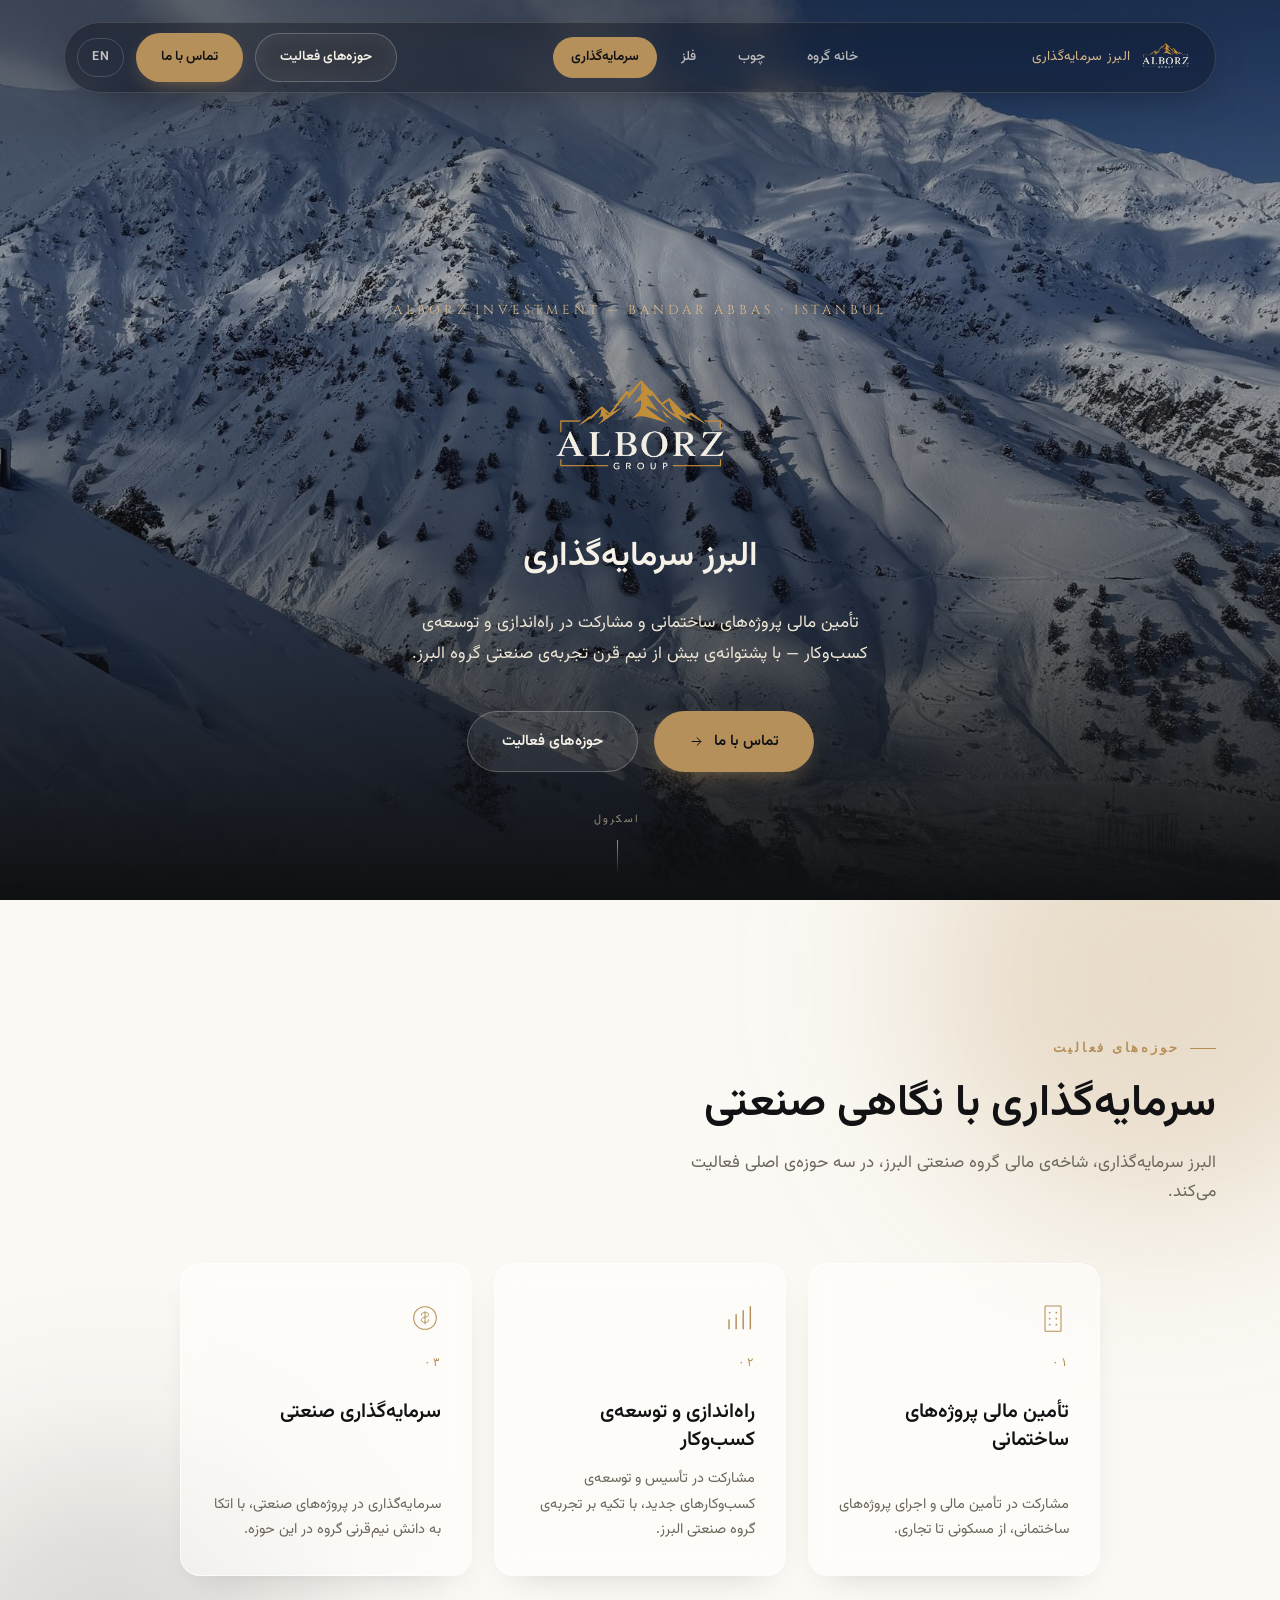
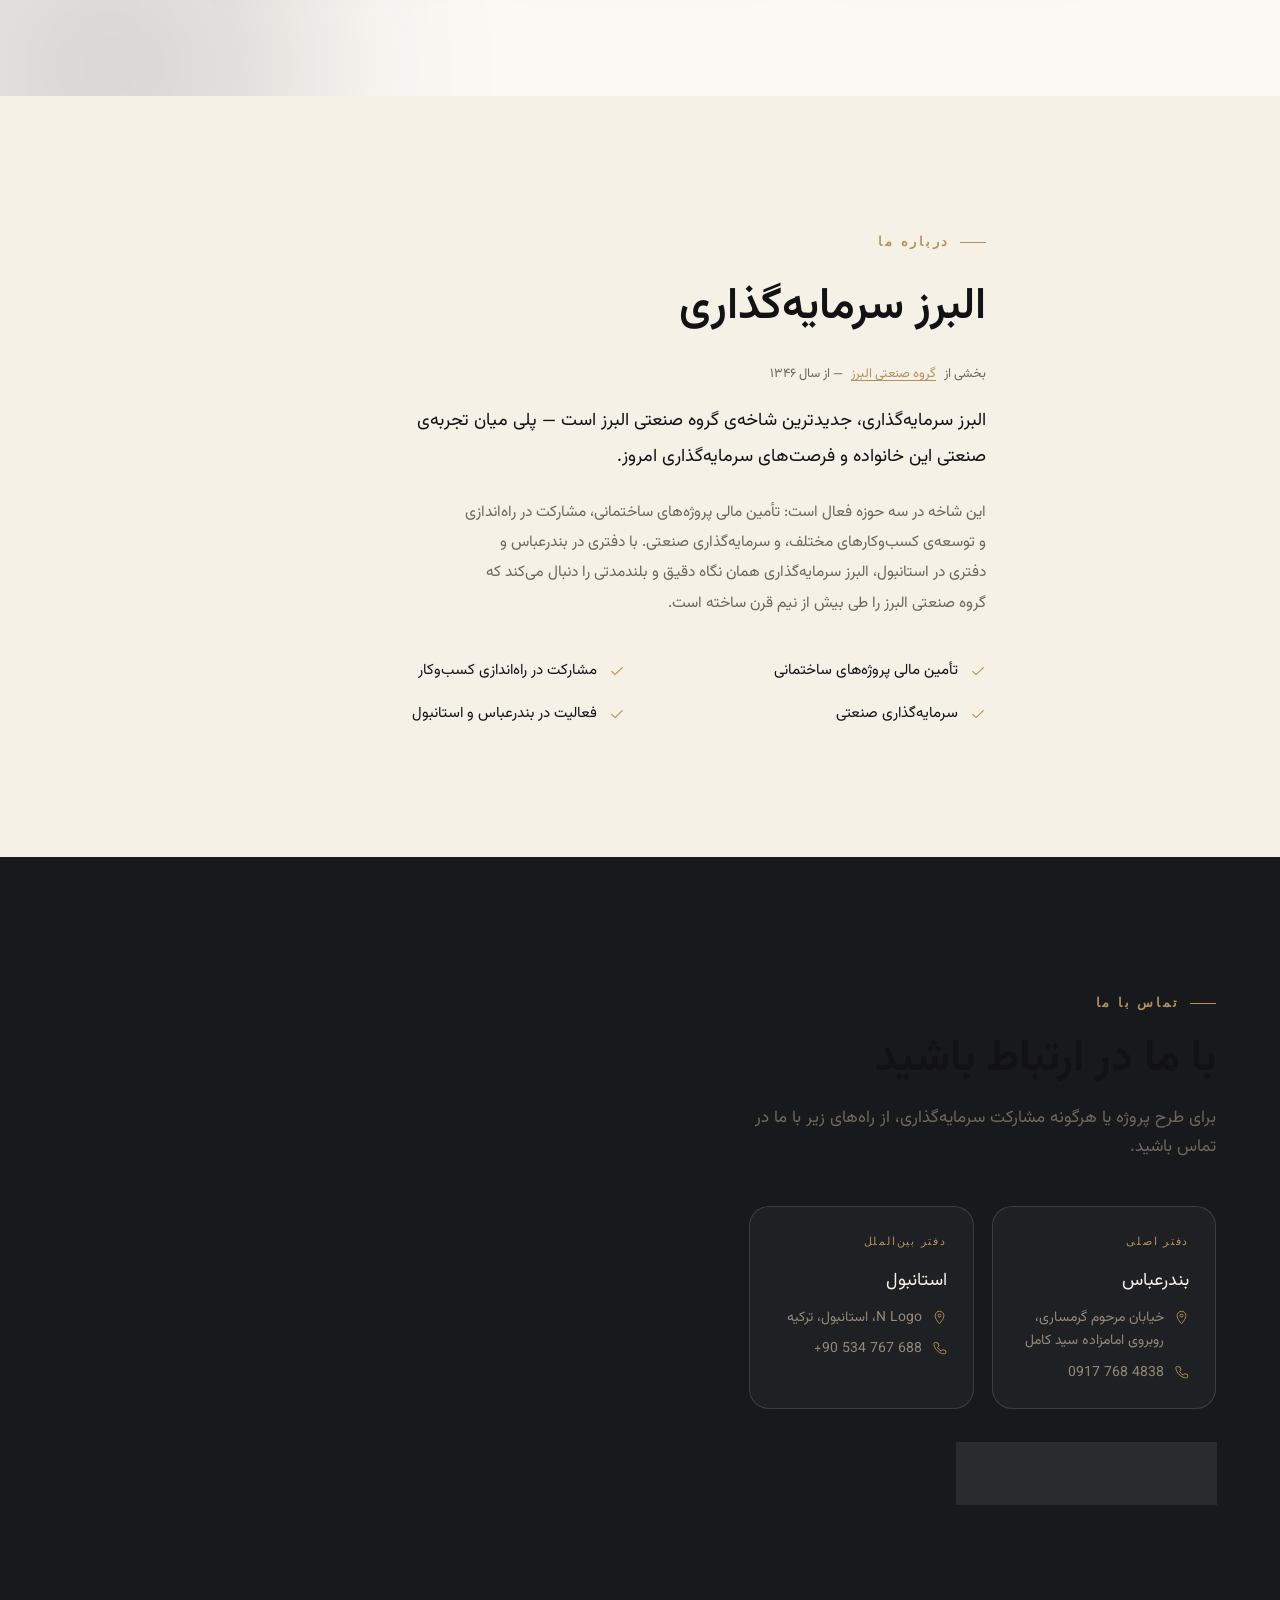
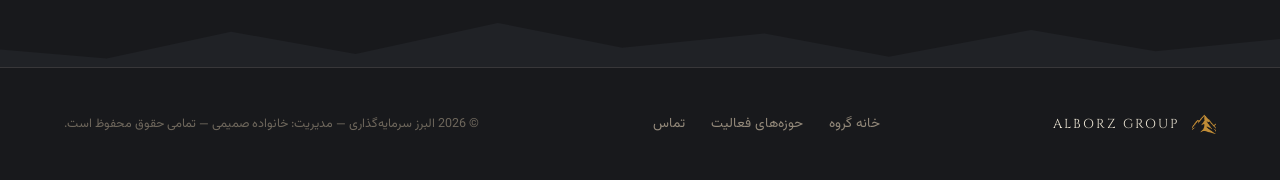
<file: investment/index.html>
<!DOCTYPE html>
<html lang="fa" dir="rtl">
<head>
<meta charset="UTF-8">
<meta name="viewport" content="width=device-width, initial-scale=1.0">
<title>البرز سرمایه‌گذاری | تأمین مالی پروژه و راه‌اندازی کسب‌وکار — بندرعباس، استانبول</title>
<meta name="description" content="البرز سرمایه‌گذاری — شاخه‌ی سرمایه‌گذاری گروه صنعتی البرز. تأمین مالی پروژه‌های ساختمانی و مشارکت در راه‌اندازی و توسعه‌ی کسب‌وکار، با دفاتر در بندرعباس و استانبول.">
<meta name="keywords" content="البرز سرمایه‌گذاری, تأمین مالی پروژه بندرعباس, سرمایه‌گذاری صنعتی, راه‌اندازی کسب‌وکار, البرز بندرعباس, حیدر صمیمی, صمیمی سده, مدیریت صمیمی">
<link rel="canonical" href="https://alborzgroup.net/investment/">
<link rel="alternate" hreflang="fa" href="https://alborzgroup.net/investment/">
<link rel="alternate" hreflang="en" href="https://alborzgroup.net/en/investment/">
<link rel="alternate" hreflang="x-default" href="https://alborzgroup.net/investment/">
<meta property="og:type" content="website">
<meta property="og:locale" content="fa_IR">
<meta property="og:url" content="https://alborzgroup.net/investment/">
<meta property="og:title" content="البرز سرمایه‌گذاری | تأمین مالی پروژه و راه‌اندازی کسب‌وکار">
<meta property="og:description" content="تأمین مالی پروژه‌های ساختمانی و مشارکت در راه‌اندازی و توسعه‌ی کسب‌وکار — بندرعباس و استانبول.">
<meta property="og:image" content="https://alborzgroup.net/images/og-banner-group.jpg">
<meta property="og:image:width" content="1200">
<meta property="og:image:height" content="630">
<meta name="twitter:card" content="summary_large_image">
<meta name="twitter:image" content="https://alborzgroup.net/images/og-banner-group.jpg">
<meta name="theme-color" content="#18191c">
<link rel="icon" type="image/png" sizes="32x32" href="../images/favicon-32.png">
<link rel="icon" type="image/png" sizes="192x192" href="../images/favicon-192.png">
<link rel="icon" type="image/png" sizes="512x512" href="../images/favicon-512.png">
<link rel="icon" href="/favicon.ico" sizes="any">
<link rel="apple-touch-icon" sizes="180x180" href="../images/favicon-180.png">
<link rel="stylesheet" href="../css/style.css">
<script type="application/ld+json">
{
  "@context": "https://schema.org",
  "@type": "FinancialService",
  "name": "البرز سرمایه‌گذاری",
  "alternateName": ["Alborz Investment"],
  "parentOrganization": { "@type": "Organization", "name": "گروه صنعتی البرز", "url": "https://alborzgroup.net/" },
  "founder": { "@type": "Person", "name": "حیدر صمیمی", "alternateName": ["حیدر صمیمی سده", "Heydar Samimi Sadeh"] },
  "url": "https://alborzgroup.net/investment/",
  "image": "https://alborzgroup.net/images/og-banner-group.jpg",
  "address": {
    "@type": "PostalAddress",
    "streetAddress": "خیابان مرحوم گرمساری، روبروی امامزاده سید کامل",
    "addressLocality": "بندرعباس",
    "addressRegion": "هرمزگان",
    "addressCountry": "IR"
  },
  "telephone": "+98 917 768 4838",
  "areaServed": ["بندرعباس", "استانبول"]
}
</script>
</head>
<body>

<svg style="display:none" aria-hidden="true">
  <symbol id="icon-arrow" viewBox="0 0 24 24"><path d="M5 12h14M13 6l6 6-6 6" stroke="currentColor" stroke-width="1.6" fill="none" stroke-linecap="round" stroke-linejoin="round"/></symbol>
  <symbol id="icon-pin" viewBox="0 0 24 24"><path d="M12 22s7-7.58 7-13a7 7 0 10-14 0c0 5.42 7 13 7 13z" stroke="currentColor" stroke-width="1.5" fill="none"/><circle cx="12" cy="9" r="2.4" stroke="currentColor" stroke-width="1.5" fill="none"/></symbol>
  <symbol id="icon-phone" viewBox="0 0 24 24"><path d="M6.5 3h3l1.7 5-2.4 2a13 13 0 006.2 6.2l2-2.4 5 1.7v3a2 2 0 01-2.1 2C11.8 20.9 3.1 12.2 3 4.6A2 2 0 016.5 3z" stroke="currentColor" stroke-width="1.5" fill="none" stroke-linejoin="round"/></symbol>
  <symbol id="icon-insta" viewBox="0 0 24 24"><rect x="3.5" y="3.5" width="17" height="17" rx="5" stroke="currentColor" stroke-width="1.5" fill="none"/><circle cx="12" cy="12" r="4" stroke="currentColor" stroke-width="1.5" fill="none"/><circle cx="17.2" cy="6.8" r="1" fill="currentColor"/></symbol>
  <symbol id="icon-check" viewBox="0 0 24 24"><path d="M4 12.5l5 5L20 7" stroke="currentColor" stroke-width="1.7" fill="none" stroke-linecap="round" stroke-linejoin="round"/></symbol>
  <symbol id="icon-close" viewBox="0 0 24 24"><path d="M6 6l12 12M18 6L6 18" stroke="currentColor" stroke-width="1.6" stroke-linecap="round"/></symbol>
  <symbol id="icon-growth" viewBox="0 0 48 48"><line x1="9" y1="40" x2="9" y2="27" stroke="currentColor" stroke-width="2.2" stroke-linecap="round"/><line x1="19.7" y1="40" x2="19.7" y2="19" stroke="currentColor" stroke-width="2.2" stroke-linecap="round"/><line x1="30.3" y1="40" x2="30.3" y2="13" stroke="currentColor" stroke-width="2.2" stroke-linecap="round"/><line x1="41" y1="40" x2="41" y2="7" stroke="currentColor" stroke-width="2.2" stroke-linecap="round"/></symbol>
  <symbol id="icon-building" viewBox="0 0 48 48"><rect x="12" y="6" width="24" height="38" rx="1" stroke="currentColor" stroke-width="1.6" fill="none"/><circle cx="19" cy="16" r="1.3" fill="currentColor"/><circle cx="29" cy="16" r="1.3" fill="currentColor"/><circle cx="19" cy="25" r="1.3" fill="currentColor"/><circle cx="29" cy="25" r="1.3" fill="currentColor"/><circle cx="19" cy="34" r="1.3" fill="currentColor"/><circle cx="29" cy="34" r="1.3" fill="currentColor"/></symbol>
  <symbol id="icon-coin" viewBox="0 0 48 48"><circle cx="24" cy="24" r="17" stroke="currentColor" stroke-width="1.6" fill="none"/><path d="M24 15v18M18.5 19.5c0-2.5 2.5-4.2 5.5-4.2s5.3 1.4 5.3 3.6-2 3-5.3 3.9-5.5 1.8-5.5 4 2.3 3.9 5.5 3.9 5.5-1.4 5.5-3.9" stroke="currentColor" stroke-width="1.5" fill="none" stroke-linecap="round"/></symbol>
</svg>

<!-- ============================= HEADER ============================= -->
<header class="site-header" id="siteHeader">
  <div class="wrap">
    <div class="nav-glass glass">
      <a href="../index.html" class="brand">
        <img src="../images/logo-ivory.png" alt="ALBORZ GROUP" class="brand-logo">
        <span class="brand-fa">البرز سرمایه‌گذاری</span>
      </a>

      <nav class="branch-pills">
        <a href="../index.html">خانه گروه</a>
        <a href="../woodwork/">چوب</a>
        <a href="../metalwork/">فلز</a>
        <a href="../investment/" class="active">سرمایه‌گذاری</a>
      </nav>

      <div class="nav-cta">
        <a href="#activities" class="btn btn-line btn-sm">حوزه‌های فعالیت</a>
        <a href="#contact" class="btn btn-gold btn-sm">تماس با ما</a>
        <a href="../en/investment/" class="lang-switch" hreflang="en" lang="en">EN</a>
      </div>

      <button class="nav-toggle" id="navToggle" aria-label="باز کردن منو">
        <span></span><span></span><span></span>
      </button>
    </div>
  </div>
</header>

<div class="mobile-panel glass-dark" id="mobilePanel">
  <a href="../index.html">خانه گروه</a>
  <a href="../woodwork/">چوب</a>
  <a href="../metalwork/">فلز</a>
  <a href="../investment/">سرمایه‌گذاری</a>
  <a href="#contact">تماس</a>
  <a href="#contact" class="btn btn-gold">تماس با ما</a>
  <a href="../en/investment/" class="lang-switch" hreflang="en" lang="en">English</a>
</div>

<!-- ============================= HERO ============================= -->
<section class="hero" id="home">
  <div class="hero-media">
    <img src="../images/hero-mountain.jpg" alt="رشته‌کوه البرز، ایران">
  </div>
  <div class="hero-scrim"></div>

  <div class="hero-content">
    <div class="wrap">
      <span class="hero-eyebrow">ALBORZ INVESTMENT — BANDAR ABBAS · ISTANBUL</span>
      <h1 class="hero-logo-wrap"><img src="../images/logo-ivory.png" alt="ALBORZ GROUP — البرز سرمایه‌گذاری" class="hero-logo"></h1>
      <div class="hero-fa">البرز سرمایه‌گذاری</div>
      <p class="hero-tagline">
        تأمین مالی پروژه‌های ساختمانی و مشارکت در راه‌اندازی و توسعه‌ی کسب‌وکار —
        با پشتوانه‌ی بیش از نیم قرن تجربه‌ی صنعتی گروه البرز.
      </p>
      <div class="hero-ctas">
        <a href="#contact" class="btn btn-gold">تماس با ما <svg><use href="#icon-arrow"/></svg></a>
        <a href="#activities" class="btn btn-line">حوزه‌های فعالیت</a>
      </div>
    </div>
  </div>

  <div class="hero-scroll">
    <span>اسکرول</span>
    <span class="line"></span>
  </div>
</section>

<!-- ============================= ACTIVITIES ============================= -->
<section class="services" id="activities">
  <div class="services-blob b1"></div>
  <div class="services-blob b2"></div>
  <div class="wrap">
    <div class="section-head reveal">
      <span class="eyebrow">حوزه‌های فعالیت</span>
      <h2>سرمایه‌گذاری با نگاهی صنعتی</h2>
      <p>البرز سرمایه‌گذاری، شاخه‌ی مالی گروه صنعتی البرز، در سه حوزه‌ی اصلی فعالیت می‌کند.</p>
    </div>
  </div>

  <div class="wrap">
    <div class="services-grid reveal-stagger" style="grid-template-columns:repeat(3,1fr);max-width:920px;margin-inline:auto;">
      <div class="service-card">
        <svg class="icon"><use href="#icon-building"/></svg>
        <div class="service-num">۰۱</div>
        <h3>تأمین مالی پروژه‌های ساختمانی</h3>
        <p>مشارکت در تأمین مالی و اجرای پروژه‌های ساختمانی، از مسکونی تا تجاری.</p>
      </div>
      <div class="service-card">
        <svg class="icon"><use href="#icon-growth"/></svg>
        <div class="service-num">۰۲</div>
        <h3>راه‌اندازی و توسعه‌ی کسب‌وکار</h3>
        <p>مشارکت در تأسیس و توسعه‌ی کسب‌وکارهای جدید، با تکیه بر تجربه‌ی گروه صنعتی البرز.</p>
      </div>
      <div class="service-card">
        <svg class="icon"><use href="#icon-coin"/></svg>
        <div class="service-num">۰۳</div>
        <h3>سرمایه‌گذاری صنعتی</h3>
        <p>سرمایه‌گذاری در پروژه‌های صنعتی، با اتکا به دانش نیم‌قرنی گروه در این حوزه.</p>
      </div>
    </div>
  </div>
</section>

<!-- ============================= ABOUT ============================= -->
<section class="about" id="about">
  <div class="wrap" style="grid-template-columns:1fr;max-width:820px;">
    <div class="about-copy reveal">
      <span class="eyebrow">درباره ما</span>
      <h2 style="font-size:clamp(28px,3.6vw,44px);margin-bottom:14px;">البرز سرمایه‌گذاری</h2>
      <div class="branch-tag">بخشی از <a href="../index.html">گروه صنعتی البرز</a> — از سال ۱۳۴۶</div>
      <p class="lede">
        البرز سرمایه‌گذاری، جدیدترین شاخه‌ی گروه صنعتی البرز است — پلی میان تجربه‌ی صنعتی
        این خانواده و فرصت‌های سرمایه‌گذاری امروز.
      </p>
      <p>
        این شاخه در سه حوزه فعال است: تأمین مالی پروژه‌های ساختمانی، مشارکت در راه‌اندازی
        و توسعه‌ی کسب‌وکارهای مختلف، و سرمایه‌گذاری صنعتی. با دفتری در بندرعباس و دفتری در استانبول، البرز
        سرمایه‌گذاری همان نگاه دقیق و بلندمدتی را دنبال می‌کند که گروه صنعتی البرز را طی
        بیش از نیم قرن ساخته است.
      </p>
      <ul class="about-list">
        <li><svg><use href="#icon-check"/></svg>تأمین مالی پروژه‌های ساختمانی</li>
        <li><svg><use href="#icon-check"/></svg>مشارکت در راه‌اندازی کسب‌وکار</li>
        <li><svg><use href="#icon-check"/></svg>سرمایه‌گذاری صنعتی</li>
        <li><svg><use href="#icon-check"/></svg>فعالیت در بندرعباس و استانبول</li>
      </ul>
    </div>
  </div>
</section>

<!-- ============================= CONTACT ============================= -->
<section class="contact" id="contact">
  <div class="wrap wrap-inner">
    <div class="contact-info reveal">
      <div class="section-head on-dark">
        <span class="eyebrow">تماس با ما</span>
        <h2>با ما در ارتباط باشید</h2>
        <p>برای طرح پروژه یا هرگونه مشارکت سرمایه‌گذاری، از راه‌های زیر با ما در تماس باشید.</p>
      </div>

      <div class="offices-grid">
        <div class="office-card">
          <div class="office-tag">دفتر اصلی</div>
          <div class="office-city">بندرعباس</div>
          <div class="office-line"><svg><use href="#icon-pin"/></svg><span>خیابان مرحوم گرمساری، روبروی امامزاده سید کامل</span></div>
          <div class="office-line"><svg><use href="#icon-phone"/></svg><span id="phoneField"><span class="soon">به‌زودی تکمیل می‌شود</span></span></div>
        </div>
        <div class="office-card">
          <div class="office-tag">دفتر بین‌الملل</div>
          <div class="office-city">استانبول</div>
          <div class="office-line"><svg><use href="#icon-pin"/></svg><span>N Logo، استانبول، ترکیه</span></div>
          <div class="office-line"><svg><use href="#icon-phone"/></svg><span dir="ltr"><a href="tel:+90534767688">+90 534 767 688</a></span></div>
        </div>
      </div>

      <div class="contact-cta">
        <a href="https://maps.app.goo.gl/iWbDPdgA3B81owJV7" target="_blank" rel="noopener" class="btn btn-line">مسیریابی به دفتر بندرعباس <svg><use href="#icon-arrow"/></svg></a>
      </div>
    </div>

    <div class="contact-map reveal">
      <iframe
        src="https://www.google.com/maps?q=27.1842333,56.2688621&hl=fa&z=16&output=embed"
        loading="lazy"
        referrerpolicy="no-referrer-when-downgrade"
        title="موقعیت دفتر بندرعباس روی نقشه">
      </iframe>
      <div class="map-tag glass-dark">
        <div class="en">البرز سرمایه‌گذاری</div>
        <a href="https://maps.app.goo.gl/iWbDPdgA3B81owJV7" target="_blank" rel="noopener">مشاهده در گوگل مپ <svg><use href="#icon-arrow"/></svg></a>
      </div>
    </div>
  </div>

  <div class="ridge-divider" style="color:var(--charcoal-2)">
    <svg viewBox="0 0 1440 60" preserveAspectRatio="none"><path d="M0,60 L0,40 L120,50 L260,20 L400,45 L560,10 L700,38 L860,22 L1000,48 L1160,18 L1300,42 L1440,28 L1440,60 Z" fill="currentColor"/></svg>
  </div>
</section>

<!-- ============================= FOOTER ============================= -->
<footer class="site-footer">
  <div class="wrap">
    <div class="footer-brand">
      <span class="mark"><img src="../images/mountain-mark.png" alt=""></span>
      <span>ALBORZ GROUP</span>
    </div>
    <nav class="footer-links">
      <a href="../index.html">خانه گروه</a>
      <a href="#activities">حوزه‌های فعالیت</a>
      <a href="#contact">تماس</a>
    </nav>
    <div class="footer-fine">© <span id="year"></span> البرز سرمایه‌گذاری — مدیریت: خانواده صمیمی — تمامی حقوق محفوظ است.</div>
  </div>
</footer>

<script src="../js/script.js"></script>
</body>
</html>
</file>
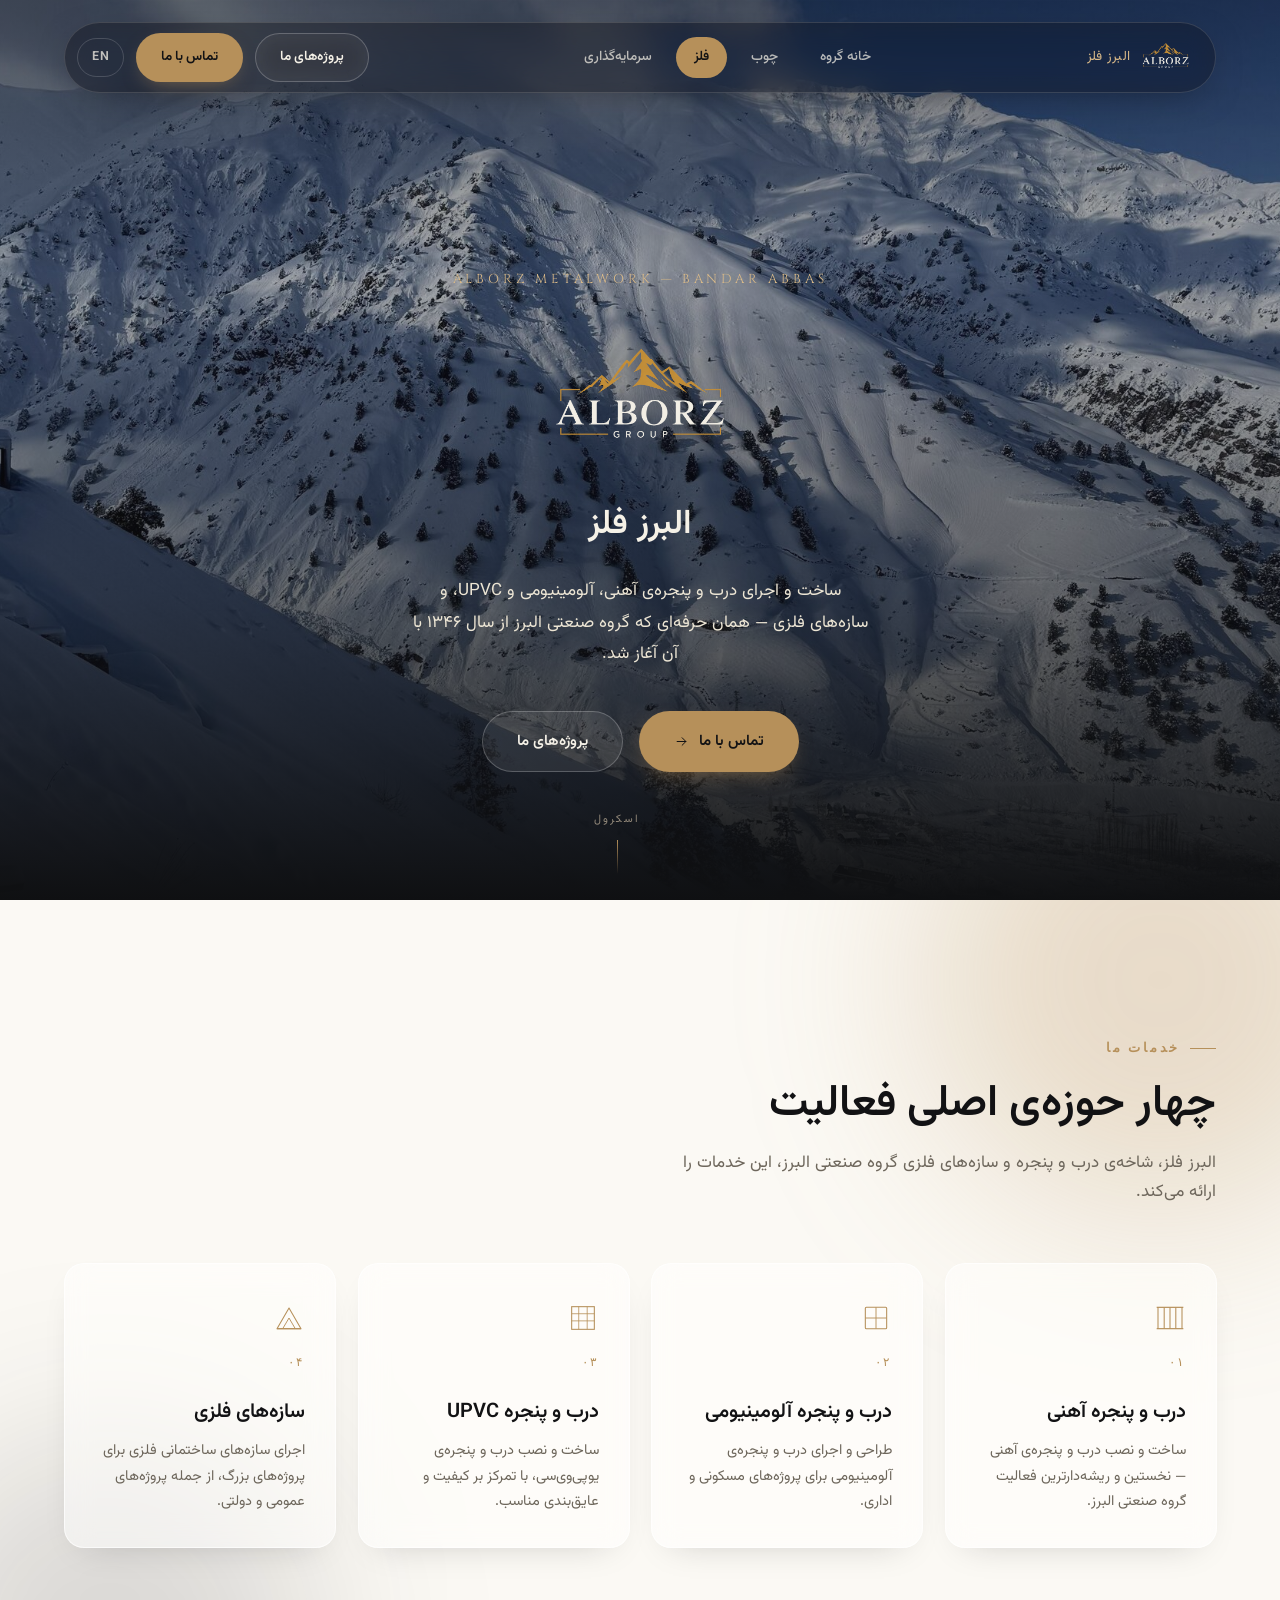
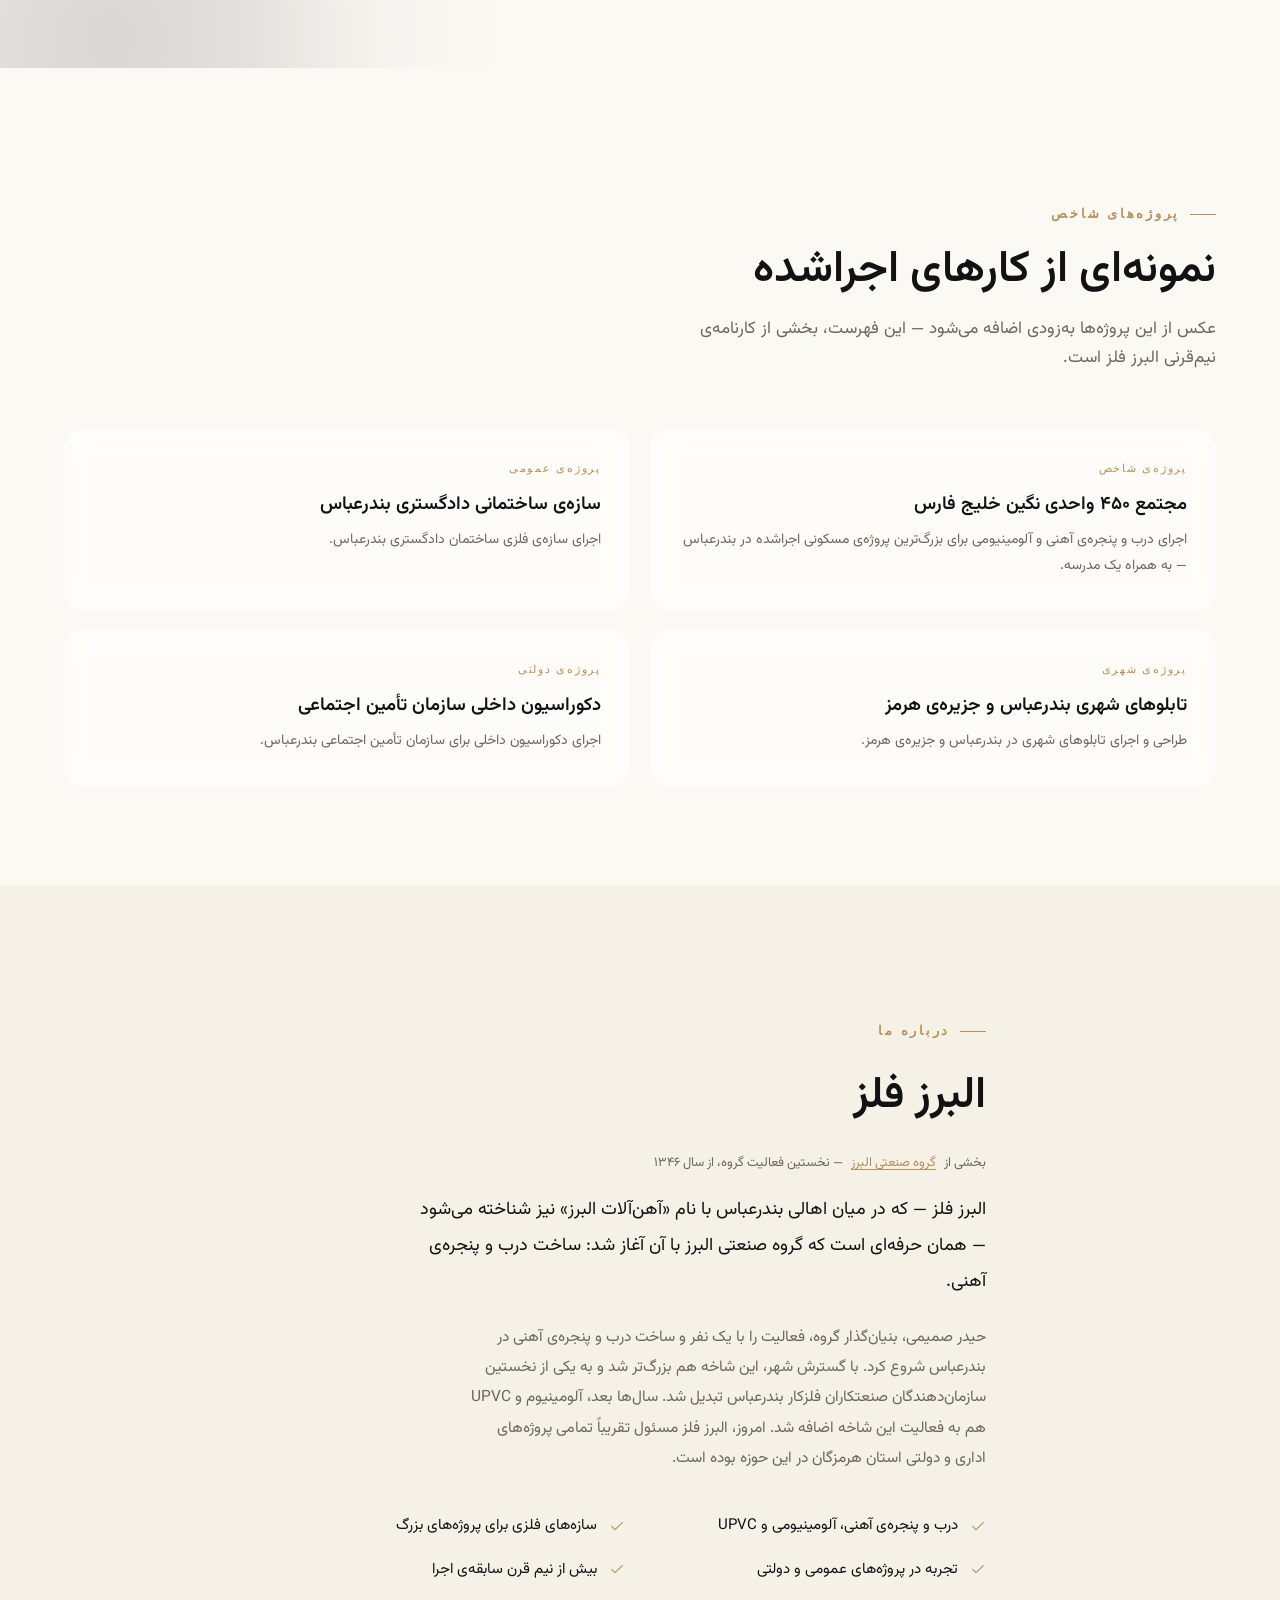
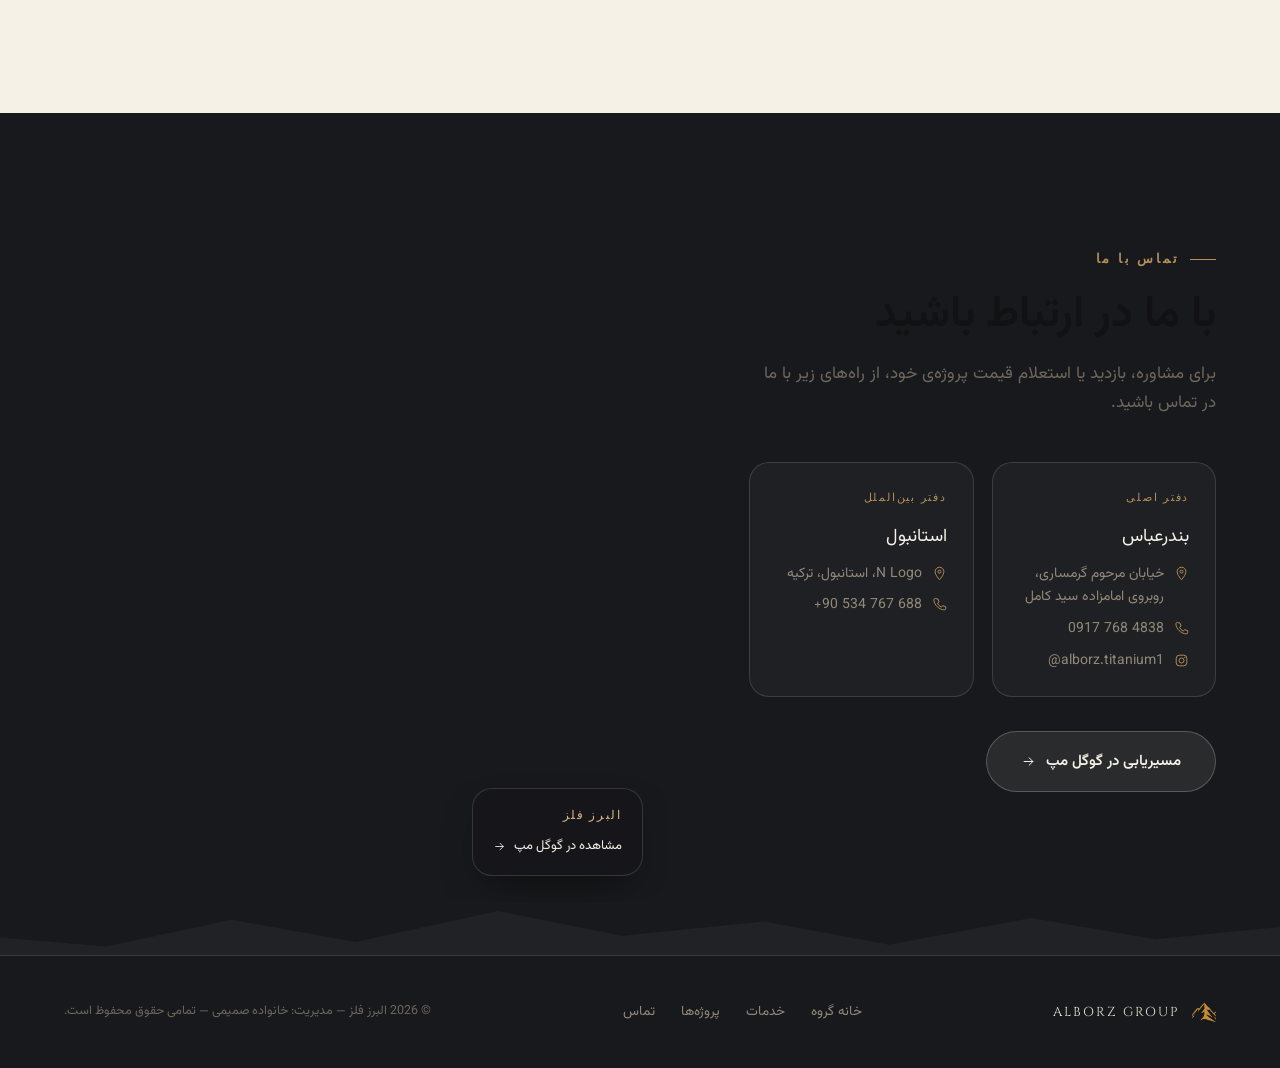
<file: metalwork/index.html>
<!DOCTYPE html>
<html lang="fa" dir="rtl">
<head>
<meta charset="UTF-8">
<meta name="viewport" content="width=device-width, initial-scale=1.0">
<title>البرز فلز | درب و پنجره آهنی، آلومینیومی و UPVC — بندرعباس</title>
<meta name="description" content="البرز فلز (آهن آلات البرز) — شاخه‌ی درب و پنجره‌ی گروه صنعتی البرز، فعال از سال ۱۳۴۶ در بندرعباس. ساخت و اجرای درب و پنجره‌ی آهنی، آلومینیومی، UPVC و سازه‌های فلزی.">
<meta name="keywords" content="البرز فلز, آهن آلات البرز, درب و پنجره آهنی بندرعباس, درب و پنجره آلومینیومی, درب و پنجره UPVC, سازه فلزی بندرعباس, البرز بندرعباس, حیدر صمیمی, صمیمی سده, سید کامل">
<link rel="canonical" href="https://alborzgroup.net/metalwork/">
<link rel="alternate" hreflang="fa" href="https://alborzgroup.net/metalwork/">
<link rel="alternate" hreflang="en" href="https://alborzgroup.net/en/metalwork/">
<link rel="alternate" hreflang="x-default" href="https://alborzgroup.net/metalwork/">
<meta property="og:type" content="website">
<meta property="og:locale" content="fa_IR">
<meta property="og:url" content="https://alborzgroup.net/metalwork/">
<meta property="og:title" content="البرز فلز | آهن آلات البرز | درب و پنجره آهنی، آلومینیومی و UPVC">
<meta property="og:description" content="از سال ۱۳۴۶ در بندرعباس — درب و پنجره‌ی آهنی، آلومینیومی، UPVC و سازه‌های فلزی.">
<meta property="og:image" content="https://alborzgroup.net/images/og-banner-group.jpg">
<meta property="og:image:width" content="1200">
<meta property="og:image:height" content="630">
<meta name="twitter:card" content="summary_large_image">
<meta name="twitter:image" content="https://alborzgroup.net/images/og-banner-group.jpg">
<meta name="theme-color" content="#18191c">
<link rel="icon" type="image/png" sizes="32x32" href="../images/favicon-32.png">
<link rel="icon" type="image/png" sizes="192x192" href="../images/favicon-192.png">
<link rel="icon" type="image/png" sizes="512x512" href="../images/favicon-512.png">
<link rel="icon" href="/favicon.ico" sizes="any">
<link rel="apple-touch-icon" sizes="180x180" href="../images/favicon-180.png">
<link rel="stylesheet" href="../css/style.css">
<script type="application/ld+json">
{
  "@context": "https://schema.org",
  "@type": "HomeAndConstructionBusiness",
  "name": "البرز فلز",
  "alternateName": ["آهن آلات البرز", "Alborz Metalwork", "Alborz Ironworks"],
  "parentOrganization": { "@type": "Organization", "name": "گروه صنعتی البرز", "url": "https://alborzgroup.net/" },
  "founder": { "@type": "Person", "name": "حیدر صمیمی", "alternateName": ["حیدر صمیمی سده", "Heydar Samimi Sadeh"] },
  "url": "https://alborzgroup.net/metalwork/",
  "image": "https://alborzgroup.net/images/og-banner-group.jpg",
  "address": {
    "@type": "PostalAddress",
    "streetAddress": "خیابان مرحوم گرمساری، روبروی امامزاده سید کامل",
    "addressLocality": "بندرعباس",
    "addressRegion": "هرمزگان",
    "addressCountry": "IR"
  },
  "telephone": "+98 917 768 4838",
  "sameAs": ["https://instagram.com/alborz.titanium1"],
  "areaServed": "هرمزگان"
}
</script>
</head>
<body>

<svg style="display:none" aria-hidden="true">
  <symbol id="icon-arrow" viewBox="0 0 24 24"><path d="M5 12h14M13 6l6 6-6 6" stroke="currentColor" stroke-width="1.6" fill="none" stroke-linecap="round" stroke-linejoin="round"/></symbol>
  <symbol id="icon-pin" viewBox="0 0 24 24"><path d="M12 22s7-7.58 7-13a7 7 0 10-14 0c0 5.42 7 13 7 13z" stroke="currentColor" stroke-width="1.5" fill="none"/><circle cx="12" cy="9" r="2.4" stroke="currentColor" stroke-width="1.5" fill="none"/></symbol>
  <symbol id="icon-phone" viewBox="0 0 24 24"><path d="M6.5 3h3l1.7 5-2.4 2a13 13 0 006.2 6.2l2-2.4 5 1.7v3a2 2 0 01-2.1 2C11.8 20.9 3.1 12.2 3 4.6A2 2 0 016.5 3z" stroke="currentColor" stroke-width="1.5" fill="none" stroke-linejoin="round"/></symbol>
  <symbol id="icon-insta" viewBox="0 0 24 24"><rect x="3.5" y="3.5" width="17" height="17" rx="5" stroke="currentColor" stroke-width="1.5" fill="none"/><circle cx="12" cy="12" r="4" stroke="currentColor" stroke-width="1.5" fill="none"/><circle cx="17.2" cy="6.8" r="1" fill="currentColor"/></symbol>
  <symbol id="icon-check" viewBox="0 0 24 24"><path d="M4 12.5l5 5L20 7" stroke="currentColor" stroke-width="1.7" fill="none" stroke-linecap="round" stroke-linejoin="round"/></symbol>
  <symbol id="icon-close" viewBox="0 0 24 24"><path d="M6 6l12 12M18 6L6 18" stroke="currentColor" stroke-width="1.6" stroke-linecap="round"/></symbol>
  <symbol id="icon-gate" viewBox="0 0 48 48"><line x1="6" y1="8" x2="6" y2="40" stroke="currentColor" stroke-width="1.6"/><line x1="15.3" y1="8" x2="15.3" y2="40" stroke="currentColor" stroke-width="1.6"/><line x1="24" y1="8" x2="24" y2="40" stroke="currentColor" stroke-width="1.6"/><line x1="32.7" y1="8" x2="32.7" y2="40" stroke="currentColor" stroke-width="1.6"/><line x1="42" y1="8" x2="42" y2="40" stroke="currentColor" stroke-width="1.6"/><line x1="4" y1="8" x2="44" y2="8" stroke="currentColor" stroke-width="1.8"/><line x1="4" y1="40" x2="44" y2="40" stroke="currentColor" stroke-width="1.8"/></symbol>
  <symbol id="icon-window" viewBox="0 0 48 48"><rect x="8" y="8" width="32" height="32" rx="1.5" stroke="currentColor" stroke-width="1.6" fill="none"/><line x1="24" y1="8" x2="24" y2="40" stroke="currentColor" stroke-width="1.4"/><line x1="8" y1="24" x2="40" y2="24" stroke="currentColor" stroke-width="1.4"/></symbol>
  <symbol id="icon-panel" viewBox="0 0 48 48"><rect x="7" y="7" width="34" height="34" stroke="currentColor" stroke-width="1.6" fill="none"/><line x1="7" y1="17.6" x2="41" y2="17.6" stroke="currentColor" stroke-width="1.2"/><line x1="7" y1="28.3" x2="41" y2="28.3" stroke="currentColor" stroke-width="1.2"/><line x1="17.6" y1="7" x2="17.6" y2="41" stroke="currentColor" stroke-width="1.2"/><line x1="30.3" y1="7" x2="30.3" y2="41" stroke="currentColor" stroke-width="1.2"/></symbol>
  <symbol id="icon-structure" viewBox="0 0 48 48"><path d="M6 40 L24 9 L42 40 Z" stroke="currentColor" stroke-width="1.6" fill="none" stroke-linejoin="round"/><line x1="14.6" y1="40" x2="24" y2="24" stroke="currentColor" stroke-width="1.4"/><line x1="33.4" y1="40" x2="24" y2="24" stroke="currentColor" stroke-width="1.4"/><line x1="6" y1="40" x2="42" y2="40" stroke="currentColor" stroke-width="1.8"/></symbol>
</svg>

<!-- ============================= HEADER ============================= -->
<header class="site-header" id="siteHeader">
  <div class="wrap">
    <div class="nav-glass glass">
      <a href="../index.html" class="brand">
        <img src="../images/logo-ivory.png" alt="ALBORZ GROUP" class="brand-logo">
        <span class="brand-fa">البرز فلز</span>
      </a>

      <nav class="branch-pills">
        <a href="../index.html">خانه گروه</a>
        <a href="../woodwork/">چوب</a>
        <a href="../metalwork/" class="active">فلز</a>
        <a href="../investment/">سرمایه‌گذاری</a>
      </nav>

      <div class="nav-cta">
        <a href="#projects" class="btn btn-line btn-sm">پروژه‌های ما</a>
        <a href="#contact" class="btn btn-gold btn-sm">تماس با ما</a>
        <a href="../en/metalwork/" class="lang-switch" hreflang="en" lang="en">EN</a>
      </div>

      <button class="nav-toggle" id="navToggle" aria-label="باز کردن منو">
        <span></span><span></span><span></span>
      </button>
    </div>
  </div>
</header>

<div class="mobile-panel glass-dark" id="mobilePanel">
  <a href="../index.html">خانه گروه</a>
  <a href="../woodwork/">چوب</a>
  <a href="../metalwork/">فلز</a>
  <a href="../investment/">سرمایه‌گذاری</a>
  <a href="#contact">تماس</a>
  <a href="#contact" class="btn btn-gold">تماس با ما</a>
  <a href="../en/metalwork/" class="lang-switch" hreflang="en" lang="en">English</a>
</div>

<!-- ============================= HERO ============================= -->
<section class="hero" id="home">
  <div class="hero-media">
    <img src="../images/hero-mountain.jpg" alt="رشته‌کوه البرز، ایران">
  </div>
  <div class="hero-scrim"></div>

  <div class="hero-content">
    <div class="wrap">
      <span class="hero-eyebrow">ALBORZ METALWORK — BANDAR ABBAS</span>
      <h1 class="hero-logo-wrap"><img src="../images/logo-ivory.png" alt="ALBORZ GROUP — البرز فلز" class="hero-logo"></h1>
      <div class="hero-fa">البرز فلز</div>
      <p class="hero-tagline">
        ساخت و اجرای درب و پنجره‌ی آهنی، آلومینیومی و UPVC، و سازه‌های فلزی —
        همان حرفه‌ای که گروه صنعتی البرز از سال ۱۳۴۶ با آن آغاز شد.
      </p>
      <div class="hero-ctas">
        <a href="#contact" class="btn btn-gold">تماس با ما <svg><use href="#icon-arrow"/></svg></a>
        <a href="#projects" class="btn btn-line">پروژه‌های ما</a>
      </div>
    </div>
  </div>

  <div class="hero-scroll">
    <span>اسکرول</span>
    <span class="line"></span>
  </div>
</section>

<!-- ============================= SERVICES ============================= -->
<section class="services" id="services">
  <div class="services-blob b1"></div>
  <div class="services-blob b2"></div>
  <div class="wrap">
    <div class="section-head reveal">
      <span class="eyebrow">خدمات ما</span>
      <h2>چهار حوزه‌ی اصلی فعالیت</h2>
      <p>البرز فلز، شاخه‌ی درب و پنجره و سازه‌های فلزی گروه صنعتی البرز، این خدمات را ارائه می‌کند.</p>
    </div>
  </div>

  <div class="wrap">
    <div class="services-grid reveal-stagger">
      <div class="service-card">
        <svg class="icon"><use href="#icon-gate"/></svg>
        <div class="service-num">۰۱</div>
        <h3>درب و پنجره آهنی</h3>
        <p>ساخت و نصب درب و پنجره‌ی آهنی — نخستین و ریشه‌دارترین فعالیت گروه صنعتی البرز.</p>
      </div>
      <div class="service-card">
        <svg class="icon"><use href="#icon-window"/></svg>
        <div class="service-num">۰۲</div>
        <h3>درب و پنجره آلومینیومی</h3>
        <p>طراحی و اجرای درب و پنجره‌ی آلومینیومی برای پروژه‌های مسکونی و اداری.</p>
      </div>
      <div class="service-card">
        <svg class="icon"><use href="#icon-panel"/></svg>
        <div class="service-num">۰۳</div>
        <h3>درب و پنجره UPVC</h3>
        <p>ساخت و نصب درب و پنجره‌ی یو‌پی‌وی‌سی، با تمرکز بر کیفیت و عایق‌بندی مناسب.</p>
      </div>
      <div class="service-card">
        <svg class="icon"><use href="#icon-structure"/></svg>
        <div class="service-num">۰۴</div>
        <h3>سازه‌های فلزی</h3>
        <p>اجرای سازه‌های ساختمانی فلزی برای پروژه‌های بزرگ، از جمله پروژه‌های عمومی و دولتی.</p>
      </div>
    </div>
  </div>
</section>

<!-- ============================= NOTABLE PROJECTS ============================= -->
<section class="projects" id="projects">
  <div class="wrap">
    <div class="section-head reveal">
      <div class="head-text">
        <span class="eyebrow">پروژه‌های شاخص</span>
        <h2>نمونه‌ای از کارهای اجراشده</h2>
        <p>عکس از این پروژه‌ها به‌زودی اضافه می‌شود — این فهرست، بخشی از کارنامه‌ی نیم‌قرنی البرز فلز است.</p>
      </div>
    </div>

    <div class="notable-grid reveal-stagger">
      <div class="notable-card">
        <div class="tag">پروژه‌ی شاخص</div>
        <h3>مجتمع ۴۵۰ واحدی نگین خلیج فارس</h3>
        <p>اجرای درب و پنجره‌ی آهنی و آلومینیومی برای بزرگ‌ترین پروژه‌ی مسکونی اجراشده در بندرعباس — به همراه یک مدرسه.</p>
      </div>
      <div class="notable-card">
        <div class="tag">پروژه‌ی عمومی</div>
        <h3>سازه‌ی ساختمانی دادگستری بندرعباس</h3>
        <p>اجرای سازه‌ی فلزی ساختمان دادگستری بندرعباس.</p>
      </div>
      <div class="notable-card">
        <div class="tag">پروژه‌ی شهری</div>
        <h3>تابلوهای شهری بندرعباس و جزیره‌ی هرمز</h3>
        <p>طراحی و اجرای تابلوهای شهری در بندرعباس و جزیره‌ی هرمز.</p>
      </div>
      <div class="notable-card">
        <div class="tag">پروژه‌ی دولتی</div>
        <h3>دکوراسیون داخلی سازمان تأمین اجتماعی</h3>
        <p>اجرای دکوراسیون داخلی برای سازمان تأمین اجتماعی بندرعباس.</p>
      </div>
    </div>
  </div>
</section>

<!-- ============================= ABOUT ============================= -->
<section class="about" id="about">
  <div class="wrap" style="grid-template-columns:1fr;max-width:820px;">
    <div class="about-copy reveal">
      <span class="eyebrow">درباره ما</span>
      <h2 style="font-size:clamp(28px,3.6vw,44px);margin-bottom:14px;">البرز فلز</h2>
      <div class="branch-tag">بخشی از <a href="../index.html">گروه صنعتی البرز</a> — نخستین فعالیت گروه، از سال ۱۳۴۶</div>
      <p class="lede">
        البرز فلز — که در میان اهالی بندرعباس با نام «آهن‌آلات البرز» نیز شناخته می‌شود —
        همان حرفه‌ای است که گروه صنعتی البرز با آن آغاز شد: ساخت درب و پنجره‌ی آهنی.
      </p>
      <p>
        حیدر صمیمی، بنیان‌گذار گروه، فعالیت را با یک نفر و ساخت درب و پنجره‌ی آهنی در بندرعباس
        شروع کرد. با گسترش شهر، این شاخه هم بزرگ‌تر شد و به یکی از نخستین سازمان‌دهندگان
        صنعتکاران فلزکار بندرعباس تبدیل شد. سال‌ها بعد، آلومینیوم و UPVC هم به فعالیت این شاخه
        اضافه شد. امروز، البرز فلز مسئول تقریباً تمامی پروژه‌های اداری و دولتی استان هرمزگان
        در این حوزه بوده است.
      </p>
      <ul class="about-list">
        <li><svg><use href="#icon-check"/></svg>درب و پنجره‌ی آهنی، آلومینیومی و UPVC</li>
        <li><svg><use href="#icon-check"/></svg>سازه‌های فلزی برای پروژه‌های بزرگ</li>
        <li><svg><use href="#icon-check"/></svg>تجربه در پروژه‌های عمومی و دولتی</li>
        <li><svg><use href="#icon-check"/></svg>بیش از نیم قرن سابقه‌ی اجرا</li>
      </ul>
    </div>
  </div>
</section>

<!-- ============================= CONTACT ============================= -->
<section class="contact" id="contact">
  <div class="wrap wrap-inner">
    <div class="contact-info reveal">
      <div class="section-head on-dark">
        <span class="eyebrow">تماس با ما</span>
        <h2>با ما در ارتباط باشید</h2>
        <p>برای مشاوره، بازدید یا استعلام قیمت پروژه‌ی خود، از راه‌های زیر با ما در تماس باشید.</p>
      </div>

      <div class="offices-grid">
        <div class="office-card">
          <div class="office-tag">دفتر اصلی</div>
          <div class="office-city">بندرعباس</div>
          <div class="office-line"><svg><use href="#icon-pin"/></svg><span>خیابان مرحوم گرمساری، روبروی امامزاده سید کامل</span></div>
          <div class="office-line"><svg><use href="#icon-phone"/></svg><span id="phoneField"><span class="soon">به‌زودی تکمیل می‌شود</span></span></div>
          <div class="office-line"><svg><use href="#icon-insta"/></svg><span id="instaField"><span class="soon">به‌زودی تکمیل می‌شود</span></span></div>
        </div>
        <div class="office-card">
          <div class="office-tag">دفتر بین‌الملل</div>
          <div class="office-city">استانبول</div>
          <div class="office-line"><svg><use href="#icon-pin"/></svg><span>N Logo، استانبول، ترکیه</span></div>
          <div class="office-line"><svg><use href="#icon-phone"/></svg><span dir="ltr"><a href="tel:+90534767688">+90 534 767 688</a></span></div>
        </div>
      </div>

      <div class="contact-cta">
        <a href="https://maps.app.goo.gl/iWbDPdgA3B81owJV7" target="_blank" rel="noopener" class="btn btn-line">مسیریابی در گوگل مپ <svg><use href="#icon-arrow"/></svg></a>
      </div>
    </div>

    <div class="contact-map reveal">
      <iframe
        src="https://www.google.com/maps?q=27.1842333,56.2688621&hl=fa&z=16&output=embed"
        loading="lazy"
        referrerpolicy="no-referrer-when-downgrade"
        title="موقعیت البرز فلز روی نقشه">
      </iframe>
      <div class="map-tag glass-dark">
        <div class="en">البرز فلز</div>
        <a href="https://maps.app.goo.gl/iWbDPdgA3B81owJV7" target="_blank" rel="noopener">مشاهده در گوگل مپ <svg><use href="#icon-arrow"/></svg></a>
      </div>
    </div>
  </div>

  <div class="ridge-divider" style="color:var(--charcoal-2)">
    <svg viewBox="0 0 1440 60" preserveAspectRatio="none"><path d="M0,60 L0,40 L120,50 L260,20 L400,45 L560,10 L700,38 L860,22 L1000,48 L1160,18 L1300,42 L1440,28 L1440,60 Z" fill="currentColor"/></svg>
  </div>
</section>

<!-- ============================= FOOTER ============================= -->
<footer class="site-footer">
  <div class="wrap">
    <div class="footer-brand">
      <span class="mark"><img src="../images/mountain-mark.png" alt=""></span>
      <span>ALBORZ GROUP</span>
    </div>
    <nav class="footer-links">
      <a href="../index.html">خانه گروه</a>
      <a href="#services">خدمات</a>
      <a href="#projects">پروژه‌ها</a>
      <a href="#contact">تماس</a>
    </nav>
    <div class="footer-fine">© <span id="year"></span> البرز فلز — مدیریت: خانواده صمیمی — تمامی حقوق محفوظ است.</div>
  </div>
</footer>

<script src="../js/script.js"></script>
</body>
</html>
</file>
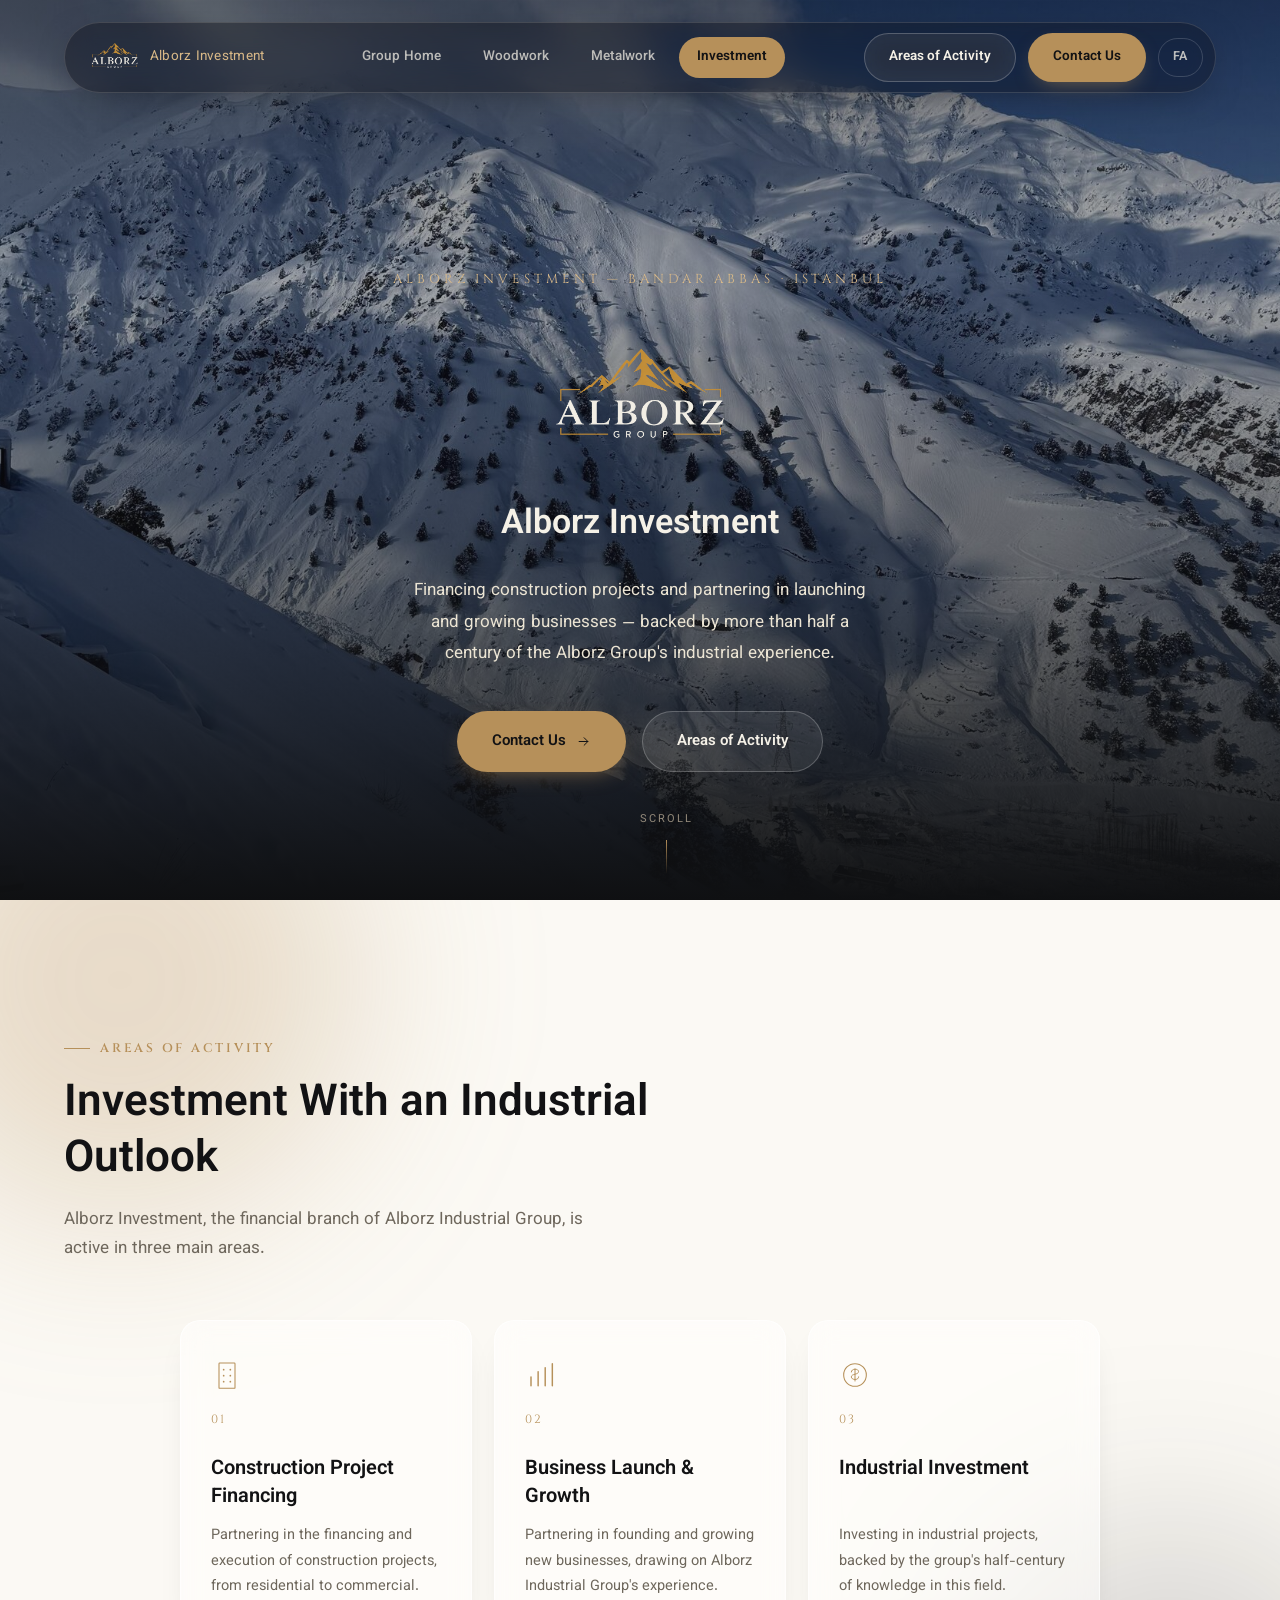
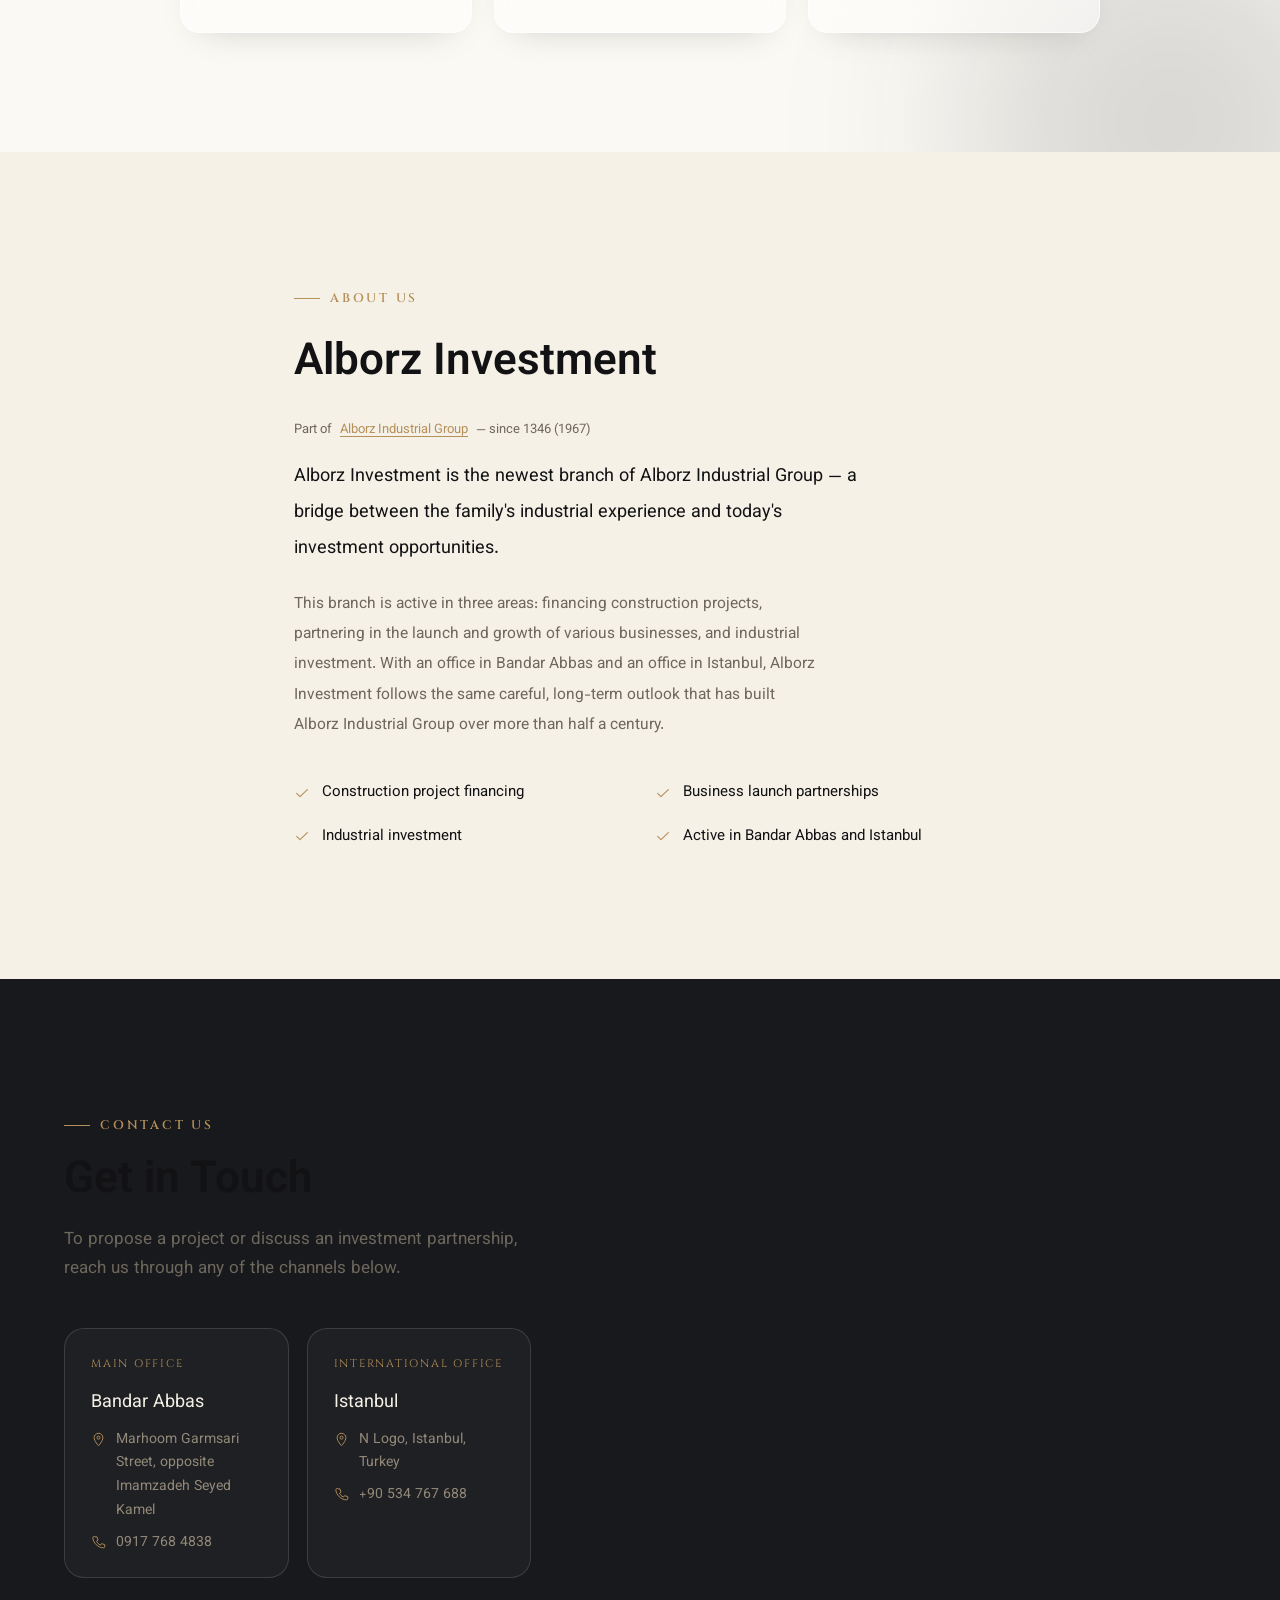
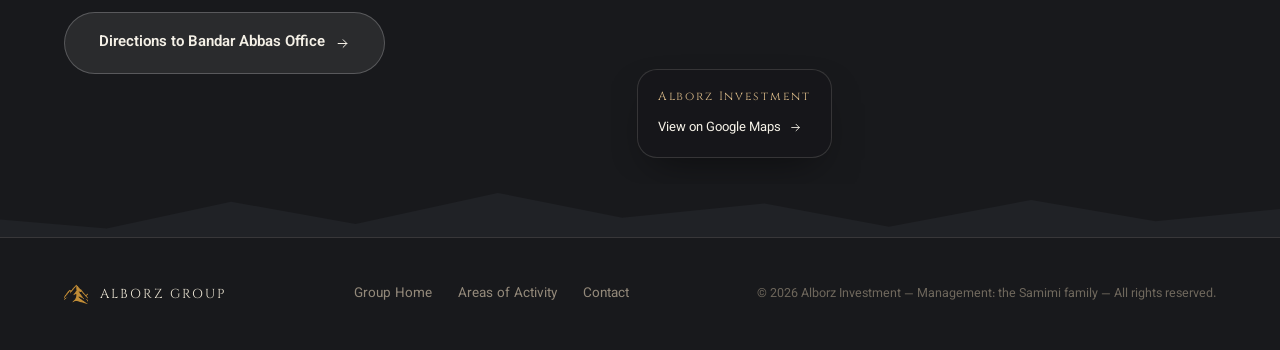
<file: en/investment/index.html>
<!DOCTYPE html>
<html lang="en" dir="ltr">
<head>
<meta charset="UTF-8">
<meta name="viewport" content="width=device-width, initial-scale=1.0">
<title>Alborz Investment | Project Financing & Business Launch — Bandar Abbas, Istanbul</title>
<meta name="description" content="Alborz Investment — the investment branch of Alborz Industrial Group. Financing construction projects and partnering in launching and growing businesses, with offices in Bandar Abbas and Istanbul.">
<meta name="keywords" content="Alborz Investment, project financing Bandar Abbas, industrial investment, business launch partnership, Alborz Bandar Abbas, Heydar Samimi, Samimi Sadeh">
<link rel="canonical" href="https://alborzgroup.net/en/investment/">
<link rel="alternate" hreflang="en" href="https://alborzgroup.net/en/investment/">
<link rel="alternate" hreflang="fa" href="https://alborzgroup.net/investment/">
<link rel="alternate" hreflang="x-default" href="https://alborzgroup.net/investment/">
<meta property="og:type" content="website">
<meta property="og:locale" content="en_US">
<meta property="og:url" content="https://alborzgroup.net/en/investment/">
<meta property="og:title" content="Alborz Investment | Project Financing & Business Launch">
<meta property="og:description" content="Financing construction projects and partnering in launching and growing businesses — Bandar Abbas and Istanbul.">
<meta property="og:image" content="https://alborzgroup.net/images/og-banner-group.jpg">
<meta property="og:image:width" content="1200">
<meta property="og:image:height" content="630">
<meta name="twitter:card" content="summary_large_image">
<meta name="twitter:image" content="https://alborzgroup.net/images/og-banner-group.jpg">
<meta name="theme-color" content="#18191c">
<link rel="icon" type="image/png" sizes="32x32" href="../../images/favicon-32.png">
<link rel="icon" type="image/png" sizes="192x192" href="../../images/favicon-192.png">
<link rel="icon" type="image/png" sizes="512x512" href="../../images/favicon-512.png">
<link rel="icon" href="/favicon.ico" sizes="any">
<link rel="apple-touch-icon" sizes="180x180" href="../../images/favicon-180.png">
<link rel="stylesheet" href="../../css/style.css">
<script type="application/ld+json">
{
  "@context": "https://schema.org",
  "@type": "FinancialService",
  "name": "Alborz Investment",
  "alternateName": ["البرز سرمایه‌گذاری"],
  "parentOrganization": { "@type": "Organization", "name": "Alborz Industrial Group", "url": "https://alborzgroup.net/en/" },
  "founder": { "@type": "Person", "name": "Heydar Samimi Sadeh", "alternateName": ["حیدر صمیمی", "حیدر صمیمی سده"] },
  "url": "https://alborzgroup.net/en/investment/",
  "image": "https://alborzgroup.net/images/og-banner-group.jpg",
  "address": {
    "@type": "PostalAddress",
    "streetAddress": "Marhoom Garmsari Street, opposite Imamzadeh Seyed Kamel",
    "addressLocality": "Bandar Abbas",
    "addressRegion": "Hormozgan",
    "addressCountry": "IR"
  },
  "telephone": "+98 917 768 4838",
  "areaServed": ["Bandar Abbas", "Istanbul"]
}
</script>
</head>
<body>

<svg style="display:none" aria-hidden="true">
  <symbol id="icon-arrow" viewBox="0 0 24 24"><path d="M5 12h14M13 6l6 6-6 6" stroke="currentColor" stroke-width="1.6" fill="none" stroke-linecap="round" stroke-linejoin="round"/></symbol>
  <symbol id="icon-pin" viewBox="0 0 24 24"><path d="M12 22s7-7.58 7-13a7 7 0 10-14 0c0 5.42 7 13 7 13z" stroke="currentColor" stroke-width="1.5" fill="none"/><circle cx="12" cy="9" r="2.4" stroke="currentColor" stroke-width="1.5" fill="none"/></symbol>
  <symbol id="icon-phone" viewBox="0 0 24 24"><path d="M6.5 3h3l1.7 5-2.4 2a13 13 0 006.2 6.2l2-2.4 5 1.7v3a2 2 0 01-2.1 2C11.8 20.9 3.1 12.2 3 4.6A2 2 0 016.5 3z" stroke="currentColor" stroke-width="1.5" fill="none" stroke-linejoin="round"/></symbol>
  <symbol id="icon-insta" viewBox="0 0 24 24"><rect x="3.5" y="3.5" width="17" height="17" rx="5" stroke="currentColor" stroke-width="1.5" fill="none"/><circle cx="12" cy="12" r="4" stroke="currentColor" stroke-width="1.5" fill="none"/><circle cx="17.2" cy="6.8" r="1" fill="currentColor"/></symbol>
  <symbol id="icon-check" viewBox="0 0 24 24"><path d="M4 12.5l5 5L20 7" stroke="currentColor" stroke-width="1.7" fill="none" stroke-linecap="round" stroke-linejoin="round"/></symbol>
  <symbol id="icon-close" viewBox="0 0 24 24"><path d="M6 6l12 12M18 6L6 18" stroke="currentColor" stroke-width="1.6" stroke-linecap="round"/></symbol>
  <symbol id="icon-growth" viewBox="0 0 48 48"><line x1="9" y1="40" x2="9" y2="27" stroke="currentColor" stroke-width="2.2" stroke-linecap="round"/><line x1="19.7" y1="40" x2="19.7" y2="19" stroke="currentColor" stroke-width="2.2" stroke-linecap="round"/><line x1="30.3" y1="40" x2="30.3" y2="13" stroke="currentColor" stroke-width="2.2" stroke-linecap="round"/><line x1="41" y1="40" x2="41" y2="7" stroke="currentColor" stroke-width="2.2" stroke-linecap="round"/></symbol>
  <symbol id="icon-building" viewBox="0 0 48 48"><rect x="12" y="6" width="24" height="38" rx="1" stroke="currentColor" stroke-width="1.6" fill="none"/><circle cx="19" cy="16" r="1.3" fill="currentColor"/><circle cx="29" cy="16" r="1.3" fill="currentColor"/><circle cx="19" cy="25" r="1.3" fill="currentColor"/><circle cx="29" cy="25" r="1.3" fill="currentColor"/><circle cx="19" cy="34" r="1.3" fill="currentColor"/><circle cx="29" cy="34" r="1.3" fill="currentColor"/></symbol>
  <symbol id="icon-coin" viewBox="0 0 48 48"><circle cx="24" cy="24" r="17" stroke="currentColor" stroke-width="1.6" fill="none"/><path d="M24 15v18M18.5 19.5c0-2.5 2.5-4.2 5.5-4.2s5.3 1.4 5.3 3.6-2 3-5.3 3.9-5.5 1.8-5.5 4 2.3 3.9 5.5 3.9 5.5-1.4 5.5-3.9" stroke="currentColor" stroke-width="1.5" fill="none" stroke-linecap="round"/></symbol>
</svg>

<!-- ============================= HEADER ============================= -->
<header class="site-header" id="siteHeader">
  <div class="wrap">
    <div class="nav-glass glass">
      <a href="../index.html" class="brand">
        <img src="../../images/logo-ivory.png" alt="ALBORZ GROUP" class="brand-logo">
        <span class="brand-fa">Alborz Investment</span>
      </a>

      <nav class="branch-pills">
        <a href="../index.html">Group Home</a>
        <a href="../woodwork/">Woodwork</a>
        <a href="../metalwork/">Metalwork</a>
        <a href="../investment/" class="active">Investment</a>
      </nav>

      <div class="nav-cta">
        <a href="#activities" class="btn btn-line btn-sm">Areas of Activity</a>
        <a href="#contact" class="btn btn-gold btn-sm">Contact Us</a>
        <a href="../../investment/" class="lang-switch" hreflang="fa" lang="fa" dir="rtl">FA</a>
      </div>

      <button class="nav-toggle" id="navToggle" aria-label="Open menu">
        <span></span><span></span><span></span>
      </button>
    </div>
  </div>
</header>

<div class="mobile-panel glass-dark" id="mobilePanel">
  <a href="../index.html">Group Home</a>
  <a href="../woodwork/">Woodwork</a>
  <a href="../metalwork/">Metalwork</a>
  <a href="../investment/">Investment</a>
  <a href="#contact">Contact</a>
  <a href="#contact" class="btn btn-gold">Contact Us</a>
  <a href="../../investment/" class="lang-switch" hreflang="fa" lang="fa" dir="rtl">فارسی</a>
</div>

<!-- ============================= HERO ============================= -->
<section class="hero" id="home">
  <div class="hero-media">
    <img src="../../images/hero-mountain.jpg" alt="The Alborz mountain range, Iran">
  </div>
  <div class="hero-scrim"></div>

  <div class="hero-content">
    <div class="wrap">
      <span class="hero-eyebrow">ALBORZ INVESTMENT — BANDAR ABBAS · ISTANBUL</span>
      <h1 class="hero-logo-wrap"><img src="../../images/logo-ivory.png" alt="ALBORZ GROUP — Alborz Investment" class="hero-logo"></h1>
      <div class="hero-fa">Alborz Investment</div>
      <p class="hero-tagline">
        Financing construction projects and partnering in launching and growing businesses —
        backed by more than half a century of the Alborz Group's industrial experience.
      </p>
      <div class="hero-ctas">
        <a href="#contact" class="btn btn-gold">Contact Us <svg><use href="#icon-arrow"/></svg></a>
        <a href="#activities" class="btn btn-line">Areas of Activity</a>
      </div>
    </div>
  </div>

  <div class="hero-scroll">
    <span>Scroll</span>
    <span class="line"></span>
  </div>
</section>

<!-- ============================= ACTIVITIES ============================= -->
<section class="services" id="activities">
  <div class="services-blob b1"></div>
  <div class="services-blob b2"></div>
  <div class="wrap">
    <div class="section-head reveal">
      <span class="eyebrow">Areas of Activity</span>
      <h2>Investment With an Industrial Outlook</h2>
      <p>Alborz Investment, the financial branch of Alborz Industrial Group, is active in three main areas.</p>
    </div>
  </div>

  <div class="wrap">
    <div class="services-grid reveal-stagger" style="grid-template-columns:repeat(3,1fr);max-width:920px;margin-inline:auto;">
      <div class="service-card">
        <svg class="icon"><use href="#icon-building"/></svg>
        <div class="service-num">01</div>
        <h3>Construction Project Financing</h3>
        <p>Partnering in the financing and execution of construction projects, from residential to commercial.</p>
      </div>
      <div class="service-card">
        <svg class="icon"><use href="#icon-growth"/></svg>
        <div class="service-num">02</div>
        <h3>Business Launch & Growth</h3>
        <p>Partnering in founding and growing new businesses, drawing on Alborz Industrial Group's experience.</p>
      </div>
      <div class="service-card">
        <svg class="icon"><use href="#icon-coin"/></svg>
        <div class="service-num">03</div>
        <h3>Industrial Investment</h3>
        <p>Investing in industrial projects, backed by the group's half-century of knowledge in this field.</p>
      </div>
    </div>
  </div>
</section>

<!-- ============================= ABOUT ============================= -->
<section class="about" id="about">
  <div class="wrap" style="grid-template-columns:1fr;max-width:820px;">
    <div class="about-copy reveal">
      <span class="eyebrow">About Us</span>
      <h2 style="font-size:clamp(28px,3.6vw,44px);margin-bottom:14px;">Alborz Investment</h2>
      <div class="branch-tag">Part of <a href="../index.html">Alborz Industrial Group</a> — since 1346 (1967)</div>
      <p class="lede">
        Alborz Investment is the newest branch of Alborz Industrial Group — a bridge between the
        family's industrial experience and today's investment opportunities.
      </p>
      <p>
        This branch is active in three areas: financing construction projects, partnering in the
        launch and growth of various businesses, and industrial investment. With an office in
        Bandar Abbas and an office in Istanbul, Alborz Investment follows the same careful,
        long-term outlook that has built Alborz Industrial Group over more than half a century.
      </p>
      <ul class="about-list">
        <li><svg><use href="#icon-check"/></svg>Construction project financing</li>
        <li><svg><use href="#icon-check"/></svg>Business launch partnerships</li>
        <li><svg><use href="#icon-check"/></svg>Industrial investment</li>
        <li><svg><use href="#icon-check"/></svg>Active in Bandar Abbas and Istanbul</li>
      </ul>
    </div>
  </div>
</section>

<!-- ============================= CONTACT ============================= -->
<section class="contact" id="contact">
  <div class="wrap wrap-inner">
    <div class="contact-info reveal">
      <div class="section-head on-dark">
        <span class="eyebrow">Contact Us</span>
        <h2>Get in Touch</h2>
        <p>To propose a project or discuss an investment partnership, reach us through any of the channels below.</p>
      </div>

      <div class="offices-grid">
        <div class="office-card">
          <div class="office-tag">Main Office</div>
          <div class="office-city">Bandar Abbas</div>
          <div class="office-line"><svg><use href="#icon-pin"/></svg><span>Marhoom Garmsari Street, opposite Imamzadeh Seyed Kamel</span></div>
          <div class="office-line"><svg><use href="#icon-phone"/></svg><span id="phoneField"><span class="soon">coming soon</span></span></div>
        </div>
        <div class="office-card">
          <div class="office-tag">International Office</div>
          <div class="office-city">Istanbul</div>
          <div class="office-line"><svg><use href="#icon-pin"/></svg><span>N Logo, Istanbul, Turkey</span></div>
          <div class="office-line"><svg><use href="#icon-phone"/></svg><span dir="ltr"><a href="tel:+90534767688">+90 534 767 688</a></span></div>
        </div>
      </div>

      <div class="contact-cta">
        <a href="https://maps.app.goo.gl/iWbDPdgA3B81owJV7" target="_blank" rel="noopener" class="btn btn-line">Directions to Bandar Abbas Office <svg><use href="#icon-arrow"/></svg></a>
      </div>
    </div>

    <div class="contact-map reveal">
      <iframe
        src="https://www.google.com/maps?q=27.1842333,56.2688621&hl=en&z=16&output=embed"
        loading="lazy"
        referrerpolicy="no-referrer-when-downgrade"
        title="Bandar Abbas office location on the map">
      </iframe>
      <div class="map-tag glass-dark">
        <div class="en">Alborz Investment</div>
        <a href="https://maps.app.goo.gl/iWbDPdgA3B81owJV7" target="_blank" rel="noopener">View on Google Maps <svg><use href="#icon-arrow"/></svg></a>
      </div>
    </div>
  </div>

  <div class="ridge-divider" style="color:var(--charcoal-2)">
    <svg viewBox="0 0 1440 60" preserveAspectRatio="none"><path d="M0,60 L0,40 L120,50 L260,20 L400,45 L560,10 L700,38 L860,22 L1000,48 L1160,18 L1300,42 L1440,28 L1440,60 Z" fill="currentColor"/></svg>
  </div>
</section>

<!-- ============================= FOOTER ============================= -->
<footer class="site-footer">
  <div class="wrap">
    <div class="footer-brand">
      <span class="mark"><img src="../../images/mountain-mark.png" alt=""></span>
      <span>ALBORZ GROUP</span>
    </div>
    <nav class="footer-links">
      <a href="../index.html">Group Home</a>
      <a href="#activities">Areas of Activity</a>
      <a href="#contact">Contact</a>
    </nav>
    <div class="footer-fine">© <span id="year"></span> Alborz Investment — Management: the Samimi family — All rights reserved.</div>
  </div>
</footer>

<script src="../../js/script.js"></script>
</body>
</html>
</file>
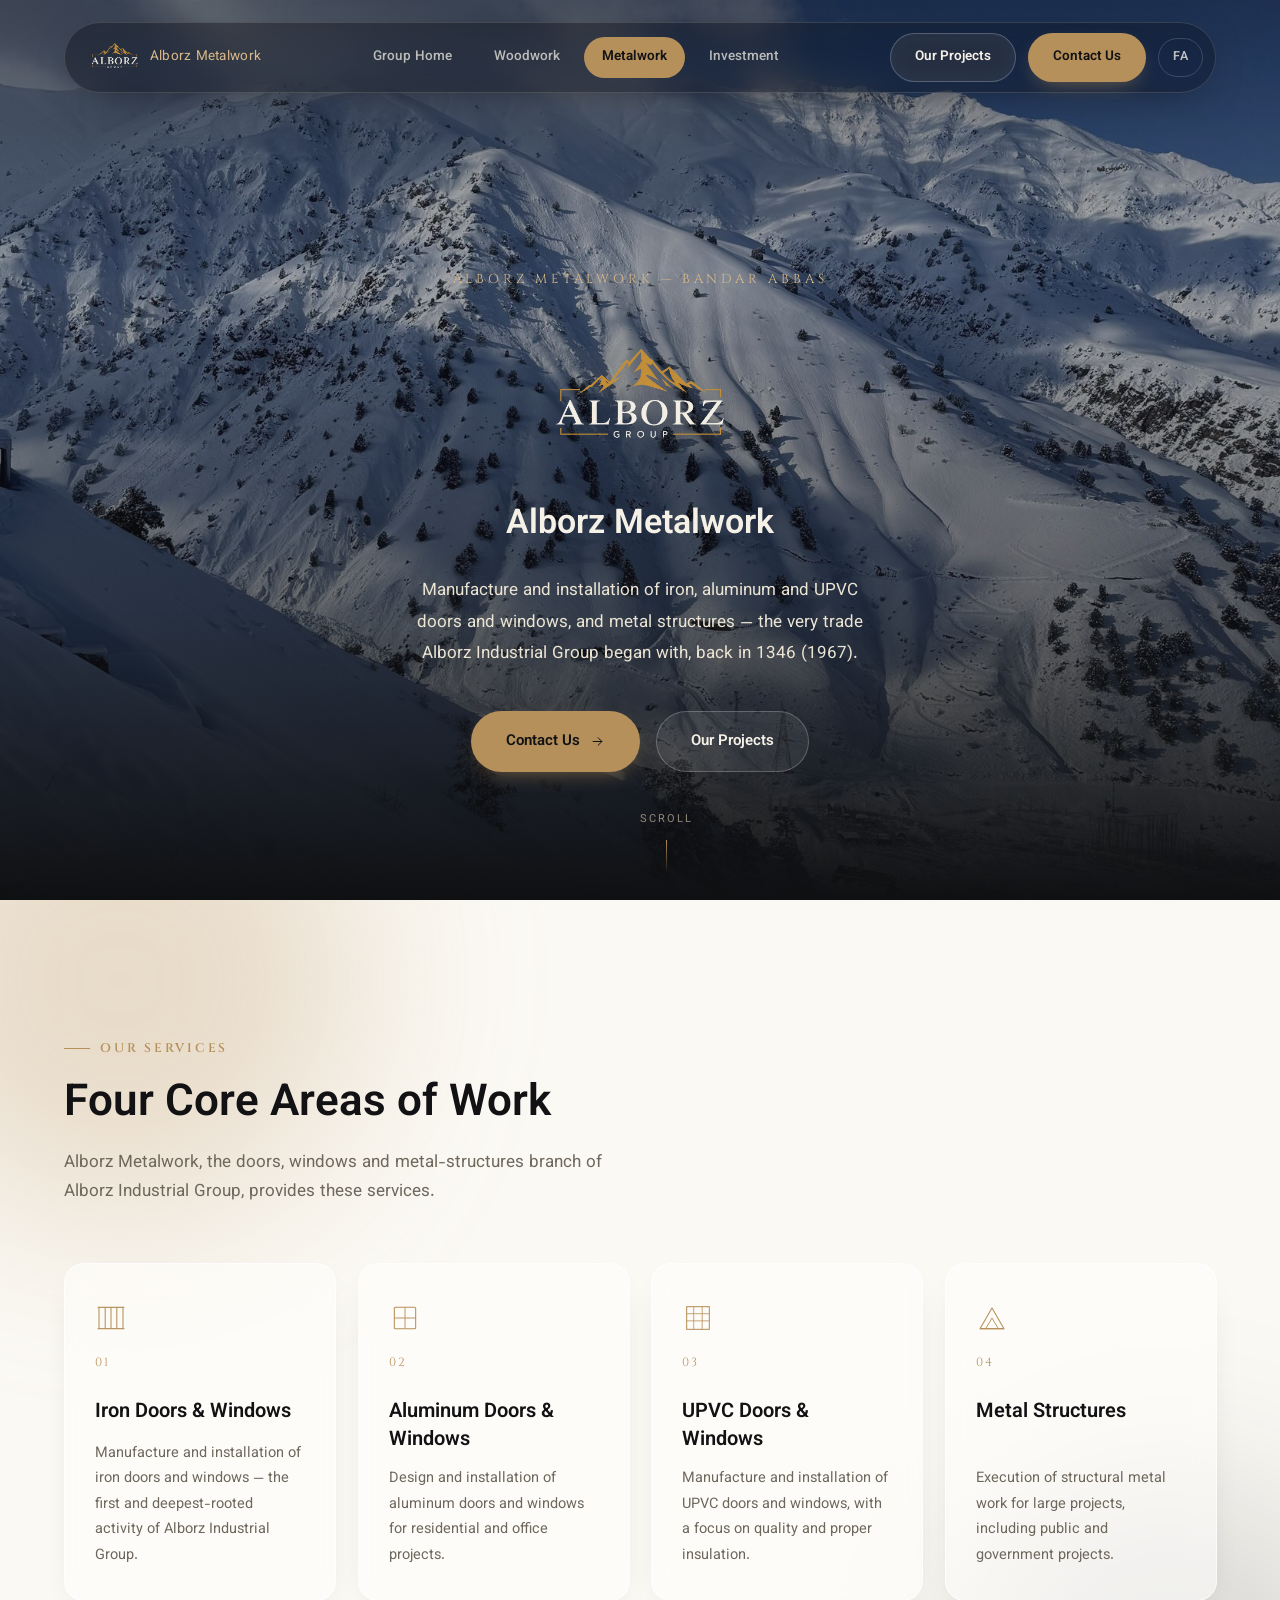
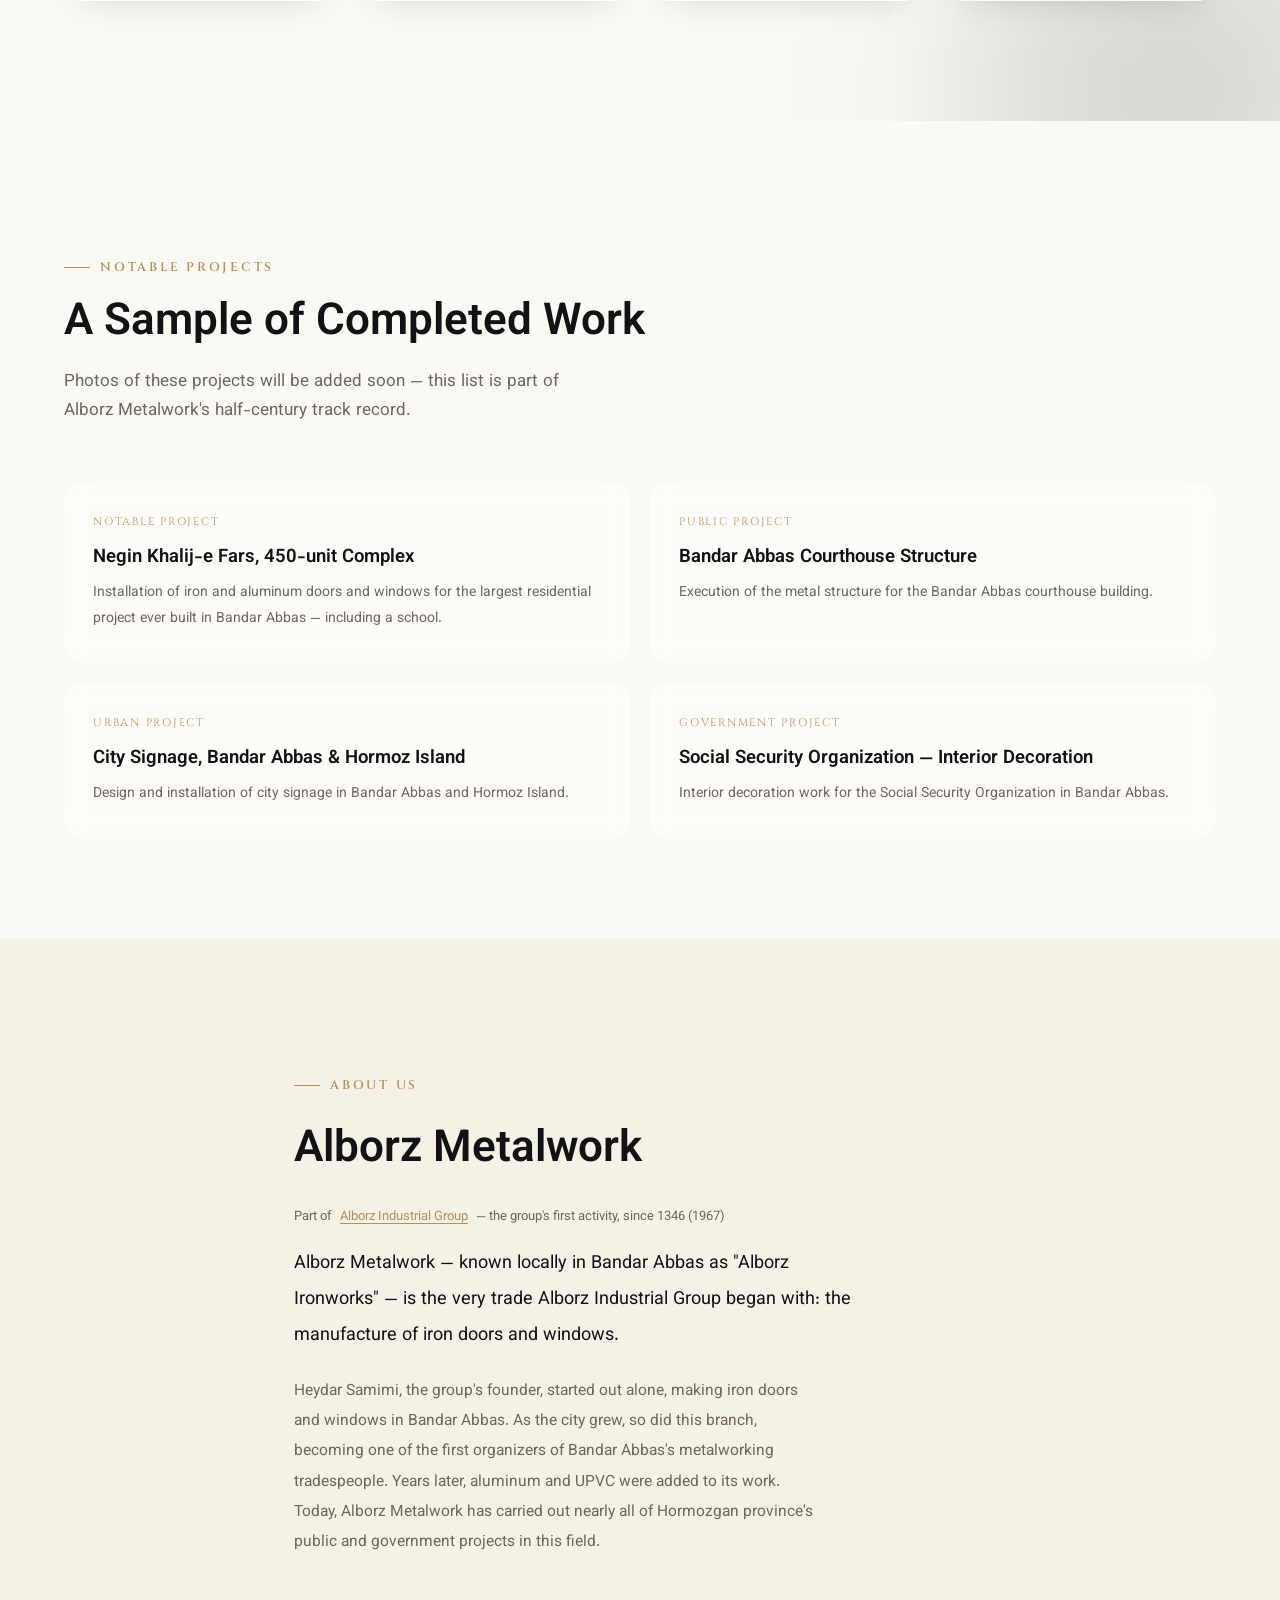
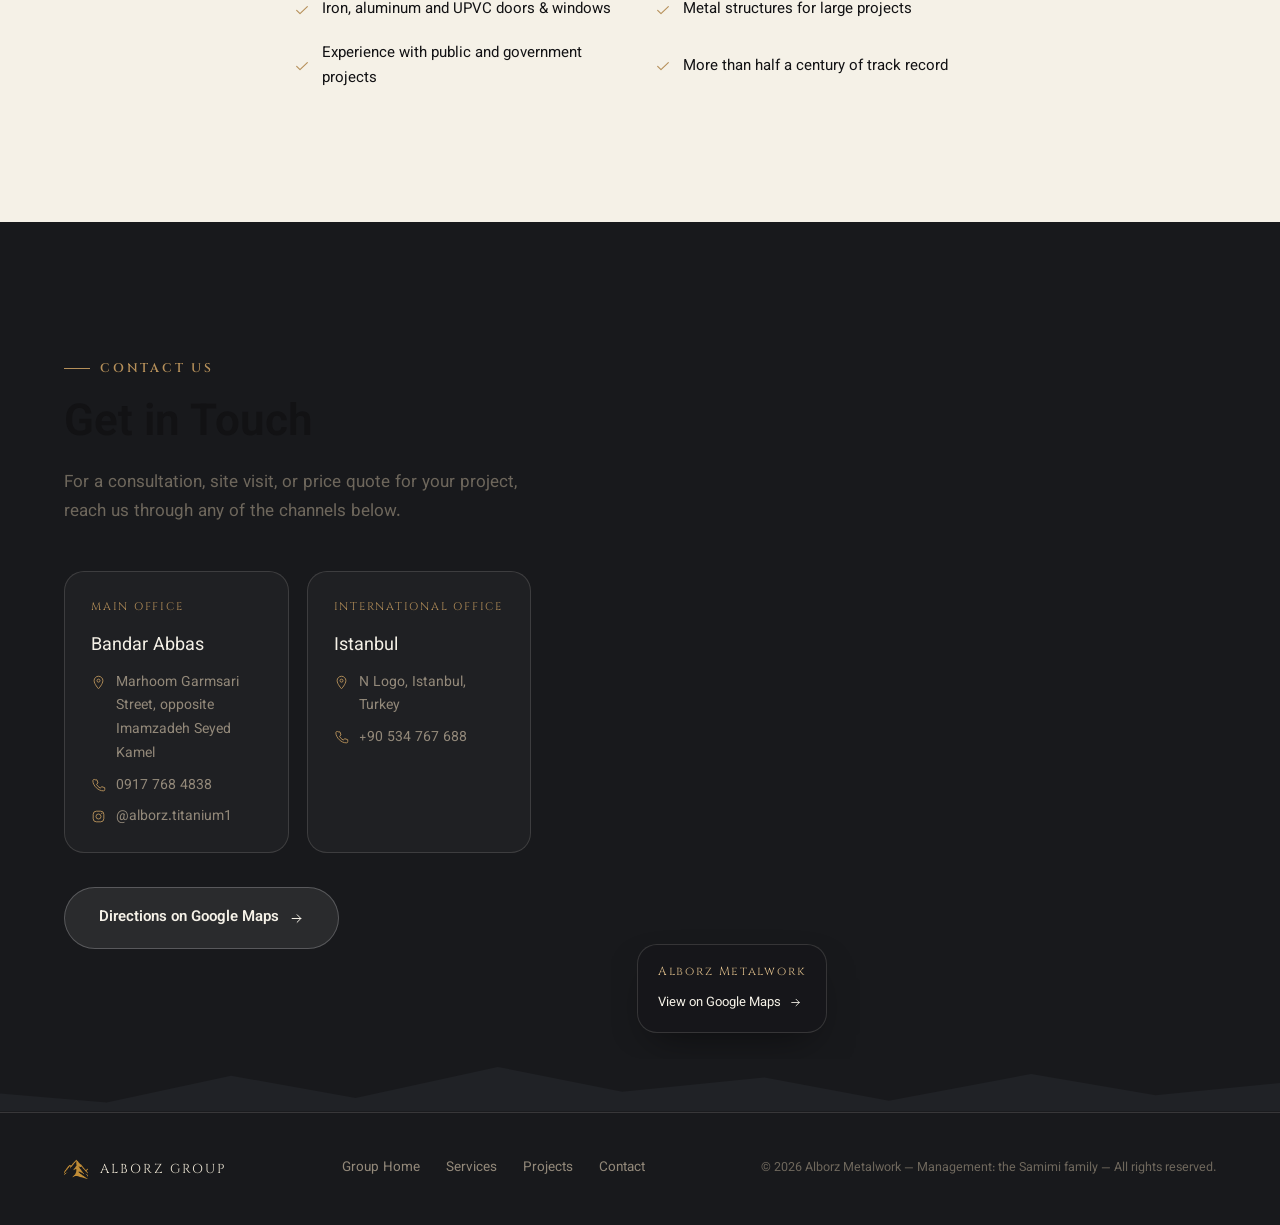
<file: en/metalwork/index.html>
<!DOCTYPE html>
<html lang="en" dir="ltr">
<head>
<meta charset="UTF-8">
<meta name="viewport" content="width=device-width, initial-scale=1.0">
<title>Alborz Metalwork | Iron, Aluminum & UPVC Doors and Windows — Bandar Abbas</title>
<meta name="description" content="Alborz Metalwork (also known locally as Alborz Ironworks) — the doors-and-windows branch of Alborz Industrial Group, active since 1346 (1967) in Bandar Abbas. Manufacture and installation of iron, aluminum, UPVC doors and windows, and metal structures.">
<meta name="keywords" content="Alborz Metalwork, Alborz Ironworks, iron doors and windows Bandar Abbas, aluminum doors and windows, UPVC doors and windows, metal structures Bandar Abbas, Alborz Bandar Abbas, Heydar Samimi, Samimi Sadeh, Seyed Kamel">
<link rel="canonical" href="https://alborzgroup.net/en/metalwork/">
<link rel="alternate" hreflang="en" href="https://alborzgroup.net/en/metalwork/">
<link rel="alternate" hreflang="fa" href="https://alborzgroup.net/metalwork/">
<link rel="alternate" hreflang="x-default" href="https://alborzgroup.net/metalwork/">
<meta property="og:type" content="website">
<meta property="og:locale" content="en_US">
<meta property="og:url" content="https://alborzgroup.net/en/metalwork/">
<meta property="og:title" content="Alborz Metalwork | Alborz Ironworks | Iron, Aluminum & UPVC Doors and Windows">
<meta property="og:description" content="Since 1346 (1967) in Bandar Abbas — iron, aluminum and UPVC doors and windows, and metal structures.">
<meta property="og:image" content="https://alborzgroup.net/images/og-banner-group.jpg">
<meta property="og:image:width" content="1200">
<meta property="og:image:height" content="630">
<meta name="twitter:card" content="summary_large_image">
<meta name="twitter:image" content="https://alborzgroup.net/images/og-banner-group.jpg">
<meta name="theme-color" content="#18191c">
<link rel="icon" type="image/png" sizes="32x32" href="../../images/favicon-32.png">
<link rel="icon" type="image/png" sizes="192x192" href="../../images/favicon-192.png">
<link rel="icon" type="image/png" sizes="512x512" href="../../images/favicon-512.png">
<link rel="icon" href="/favicon.ico" sizes="any">
<link rel="apple-touch-icon" sizes="180x180" href="../../images/favicon-180.png">
<link rel="stylesheet" href="../../css/style.css">
<script type="application/ld+json">
{
  "@context": "https://schema.org",
  "@type": "HomeAndConstructionBusiness",
  "name": "Alborz Metalwork",
  "alternateName": ["Alborz Ironworks", "البرز فلز", "آهن آلات البرز"],
  "parentOrganization": { "@type": "Organization", "name": "Alborz Industrial Group", "url": "https://alborzgroup.net/en/" },
  "founder": { "@type": "Person", "name": "Heydar Samimi Sadeh", "alternateName": ["حیدر صمیمی", "حیدر صمیمی سده"] },
  "url": "https://alborzgroup.net/en/metalwork/",
  "image": "https://alborzgroup.net/images/og-banner-group.jpg",
  "address": {
    "@type": "PostalAddress",
    "streetAddress": "Marhoom Garmsari Street, opposite Imamzadeh Seyed Kamel",
    "addressLocality": "Bandar Abbas",
    "addressRegion": "Hormozgan",
    "addressCountry": "IR"
  },
  "telephone": "+98 917 768 4838",
  "sameAs": ["https://instagram.com/alborz.titanium1"],
  "areaServed": "Hormozgan"
}
</script>
</head>
<body>

<svg style="display:none" aria-hidden="true">
  <symbol id="icon-arrow" viewBox="0 0 24 24"><path d="M5 12h14M13 6l6 6-6 6" stroke="currentColor" stroke-width="1.6" fill="none" stroke-linecap="round" stroke-linejoin="round"/></symbol>
  <symbol id="icon-pin" viewBox="0 0 24 24"><path d="M12 22s7-7.58 7-13a7 7 0 10-14 0c0 5.42 7 13 7 13z" stroke="currentColor" stroke-width="1.5" fill="none"/><circle cx="12" cy="9" r="2.4" stroke="currentColor" stroke-width="1.5" fill="none"/></symbol>
  <symbol id="icon-phone" viewBox="0 0 24 24"><path d="M6.5 3h3l1.7 5-2.4 2a13 13 0 006.2 6.2l2-2.4 5 1.7v3a2 2 0 01-2.1 2C11.8 20.9 3.1 12.2 3 4.6A2 2 0 016.5 3z" stroke="currentColor" stroke-width="1.5" fill="none" stroke-linejoin="round"/></symbol>
  <symbol id="icon-insta" viewBox="0 0 24 24"><rect x="3.5" y="3.5" width="17" height="17" rx="5" stroke="currentColor" stroke-width="1.5" fill="none"/><circle cx="12" cy="12" r="4" stroke="currentColor" stroke-width="1.5" fill="none"/><circle cx="17.2" cy="6.8" r="1" fill="currentColor"/></symbol>
  <symbol id="icon-check" viewBox="0 0 24 24"><path d="M4 12.5l5 5L20 7" stroke="currentColor" stroke-width="1.7" fill="none" stroke-linecap="round" stroke-linejoin="round"/></symbol>
  <symbol id="icon-close" viewBox="0 0 24 24"><path d="M6 6l12 12M18 6L6 18" stroke="currentColor" stroke-width="1.6" stroke-linecap="round"/></symbol>
  <symbol id="icon-gate" viewBox="0 0 48 48"><line x1="6" y1="8" x2="6" y2="40" stroke="currentColor" stroke-width="1.6"/><line x1="15.3" y1="8" x2="15.3" y2="40" stroke="currentColor" stroke-width="1.6"/><line x1="24" y1="8" x2="24" y2="40" stroke="currentColor" stroke-width="1.6"/><line x1="32.7" y1="8" x2="32.7" y2="40" stroke="currentColor" stroke-width="1.6"/><line x1="42" y1="8" x2="42" y2="40" stroke="currentColor" stroke-width="1.6"/><line x1="4" y1="8" x2="44" y2="8" stroke="currentColor" stroke-width="1.8"/><line x1="4" y1="40" x2="44" y2="40" stroke="currentColor" stroke-width="1.8"/></symbol>
  <symbol id="icon-window" viewBox="0 0 48 48"><rect x="8" y="8" width="32" height="32" rx="1.5" stroke="currentColor" stroke-width="1.6" fill="none"/><line x1="24" y1="8" x2="24" y2="40" stroke="currentColor" stroke-width="1.4"/><line x1="8" y1="24" x2="40" y2="24" stroke="currentColor" stroke-width="1.4"/></symbol>
  <symbol id="icon-panel" viewBox="0 0 48 48"><rect x="7" y="7" width="34" height="34" stroke="currentColor" stroke-width="1.6" fill="none"/><line x1="7" y1="17.6" x2="41" y2="17.6" stroke="currentColor" stroke-width="1.2"/><line x1="7" y1="28.3" x2="41" y2="28.3" stroke="currentColor" stroke-width="1.2"/><line x1="17.6" y1="7" x2="17.6" y2="41" stroke="currentColor" stroke-width="1.2"/><line x1="30.3" y1="7" x2="30.3" y2="41" stroke="currentColor" stroke-width="1.2"/></symbol>
  <symbol id="icon-structure" viewBox="0 0 48 48"><path d="M6 40 L24 9 L42 40 Z" stroke="currentColor" stroke-width="1.6" fill="none" stroke-linejoin="round"/><line x1="14.6" y1="40" x2="24" y2="24" stroke="currentColor" stroke-width="1.4"/><line x1="33.4" y1="40" x2="24" y2="24" stroke="currentColor" stroke-width="1.4"/><line x1="6" y1="40" x2="42" y2="40" stroke="currentColor" stroke-width="1.8"/></symbol>
</svg>

<!-- ============================= HEADER ============================= -->
<header class="site-header" id="siteHeader">
  <div class="wrap">
    <div class="nav-glass glass">
      <a href="../index.html" class="brand">
        <img src="../../images/logo-ivory.png" alt="ALBORZ GROUP" class="brand-logo">
        <span class="brand-fa">Alborz Metalwork</span>
      </a>

      <nav class="branch-pills">
        <a href="../index.html">Group Home</a>
        <a href="../woodwork/">Woodwork</a>
        <a href="../metalwork/" class="active">Metalwork</a>
        <a href="../investment/">Investment</a>
      </nav>

      <div class="nav-cta">
        <a href="#projects" class="btn btn-line btn-sm">Our Projects</a>
        <a href="#contact" class="btn btn-gold btn-sm">Contact Us</a>
        <a href="../../metalwork/" class="lang-switch" hreflang="fa" lang="fa" dir="rtl">FA</a>
      </div>

      <button class="nav-toggle" id="navToggle" aria-label="Open menu">
        <span></span><span></span><span></span>
      </button>
    </div>
  </div>
</header>

<div class="mobile-panel glass-dark" id="mobilePanel">
  <a href="../index.html">Group Home</a>
  <a href="../woodwork/">Woodwork</a>
  <a href="../metalwork/">Metalwork</a>
  <a href="../investment/">Investment</a>
  <a href="#contact">Contact</a>
  <a href="#contact" class="btn btn-gold">Contact Us</a>
  <a href="../../metalwork/" class="lang-switch" hreflang="fa" lang="fa" dir="rtl">فارسی</a>
</div>

<!-- ============================= HERO ============================= -->
<section class="hero" id="home">
  <div class="hero-media">
    <img src="../../images/hero-mountain.jpg" alt="The Alborz mountain range, Iran">
  </div>
  <div class="hero-scrim"></div>

  <div class="hero-content">
    <div class="wrap">
      <span class="hero-eyebrow">ALBORZ METALWORK — BANDAR ABBAS</span>
      <h1 class="hero-logo-wrap"><img src="../../images/logo-ivory.png" alt="ALBORZ GROUP — Alborz Metalwork" class="hero-logo"></h1>
      <div class="hero-fa">Alborz Metalwork</div>
      <p class="hero-tagline">
        Manufacture and installation of iron, aluminum and UPVC doors and windows, and metal
        structures — the very trade Alborz Industrial Group began with, back in 1346 (1967).
      </p>
      <div class="hero-ctas">
        <a href="#contact" class="btn btn-gold">Contact Us <svg><use href="#icon-arrow"/></svg></a>
        <a href="#projects" class="btn btn-line">Our Projects</a>
      </div>
    </div>
  </div>

  <div class="hero-scroll">
    <span>Scroll</span>
    <span class="line"></span>
  </div>
</section>

<!-- ============================= SERVICES ============================= -->
<section class="services" id="services">
  <div class="services-blob b1"></div>
  <div class="services-blob b2"></div>
  <div class="wrap">
    <div class="section-head reveal">
      <span class="eyebrow">Our Services</span>
      <h2>Four Core Areas of Work</h2>
      <p>Alborz Metalwork, the doors, windows and metal-structures branch of Alborz Industrial Group, provides these services.</p>
    </div>
  </div>

  <div class="wrap">
    <div class="services-grid reveal-stagger">
      <div class="service-card">
        <svg class="icon"><use href="#icon-gate"/></svg>
        <div class="service-num">01</div>
        <h3>Iron Doors & Windows</h3>
        <p>Manufacture and installation of iron doors and windows — the first and deepest-rooted activity of Alborz Industrial Group.</p>
      </div>
      <div class="service-card">
        <svg class="icon"><use href="#icon-window"/></svg>
        <div class="service-num">02</div>
        <h3>Aluminum Doors & Windows</h3>
        <p>Design and installation of aluminum doors and windows for residential and office projects.</p>
      </div>
      <div class="service-card">
        <svg class="icon"><use href="#icon-panel"/></svg>
        <div class="service-num">03</div>
        <h3>UPVC Doors & Windows</h3>
        <p>Manufacture and installation of UPVC doors and windows, with a focus on quality and proper insulation.</p>
      </div>
      <div class="service-card">
        <svg class="icon"><use href="#icon-structure"/></svg>
        <div class="service-num">04</div>
        <h3>Metal Structures</h3>
        <p>Execution of structural metal work for large projects, including public and government projects.</p>
      </div>
    </div>
  </div>
</section>

<!-- ============================= NOTABLE PROJECTS ============================= -->
<section class="projects" id="projects">
  <div class="wrap">
    <div class="section-head reveal">
      <div class="head-text">
        <span class="eyebrow">Notable Projects</span>
        <h2>A Sample of Completed Work</h2>
        <p>Photos of these projects will be added soon — this list is part of Alborz Metalwork's half-century track record.</p>
      </div>
    </div>

    <div class="notable-grid reveal-stagger">
      <div class="notable-card">
        <div class="tag">Notable Project</div>
        <h3>Negin Khalij-e Fars, 450-unit Complex</h3>
        <p>Installation of iron and aluminum doors and windows for the largest residential project ever built in Bandar Abbas — including a school.</p>
      </div>
      <div class="notable-card">
        <div class="tag">Public Project</div>
        <h3>Bandar Abbas Courthouse Structure</h3>
        <p>Execution of the metal structure for the Bandar Abbas courthouse building.</p>
      </div>
      <div class="notable-card">
        <div class="tag">Urban Project</div>
        <h3>City Signage, Bandar Abbas & Hormoz Island</h3>
        <p>Design and installation of city signage in Bandar Abbas and Hormoz Island.</p>
      </div>
      <div class="notable-card">
        <div class="tag">Government Project</div>
        <h3>Social Security Organization — Interior Decoration</h3>
        <p>Interior decoration work for the Social Security Organization in Bandar Abbas.</p>
      </div>
    </div>
  </div>
</section>

<!-- ============================= ABOUT ============================= -->
<section class="about" id="about">
  <div class="wrap" style="grid-template-columns:1fr;max-width:820px;">
    <div class="about-copy reveal">
      <span class="eyebrow">About Us</span>
      <h2 style="font-size:clamp(28px,3.6vw,44px);margin-bottom:14px;">Alborz Metalwork</h2>
      <div class="branch-tag">Part of <a href="../index.html">Alborz Industrial Group</a> — the group's first activity, since 1346 (1967)</div>
      <p class="lede">
        Alborz Metalwork — known locally in Bandar Abbas as "Alborz Ironworks" — is the very
        trade Alborz Industrial Group began with: the manufacture of iron doors and windows.
      </p>
      <p>
        Heydar Samimi, the group's founder, started out alone, making iron doors and windows
        in Bandar Abbas. As the city grew, so did this branch, becoming one of the first
        organizers of Bandar Abbas's metalworking tradespeople. Years later, aluminum and UPVC
        were added to its work. Today, Alborz Metalwork has carried out nearly all of Hormozgan
        province's public and government projects in this field.
      </p>
      <ul class="about-list">
        <li><svg><use href="#icon-check"/></svg>Iron, aluminum and UPVC doors & windows</li>
        <li><svg><use href="#icon-check"/></svg>Metal structures for large projects</li>
        <li><svg><use href="#icon-check"/></svg>Experience with public and government projects</li>
        <li><svg><use href="#icon-check"/></svg>More than half a century of track record</li>
      </ul>
    </div>
  </div>
</section>

<!-- ============================= CONTACT ============================= -->
<section class="contact" id="contact">
  <div class="wrap wrap-inner">
    <div class="contact-info reveal">
      <div class="section-head on-dark">
        <span class="eyebrow">Contact Us</span>
        <h2>Get in Touch</h2>
        <p>For a consultation, site visit, or price quote for your project, reach us through any of the channels below.</p>
      </div>

      <div class="offices-grid">
        <div class="office-card">
          <div class="office-tag">Main Office</div>
          <div class="office-city">Bandar Abbas</div>
          <div class="office-line"><svg><use href="#icon-pin"/></svg><span>Marhoom Garmsari Street, opposite Imamzadeh Seyed Kamel</span></div>
          <div class="office-line"><svg><use href="#icon-phone"/></svg><span id="phoneField"><span class="soon">coming soon</span></span></div>
          <div class="office-line"><svg><use href="#icon-insta"/></svg><span id="instaField"><span class="soon">coming soon</span></span></div>
        </div>
        <div class="office-card">
          <div class="office-tag">International Office</div>
          <div class="office-city">Istanbul</div>
          <div class="office-line"><svg><use href="#icon-pin"/></svg><span>N Logo, Istanbul, Turkey</span></div>
          <div class="office-line"><svg><use href="#icon-phone"/></svg><span dir="ltr"><a href="tel:+90534767688">+90 534 767 688</a></span></div>
        </div>
      </div>

      <div class="contact-cta">
        <a href="https://maps.app.goo.gl/iWbDPdgA3B81owJV7" target="_blank" rel="noopener" class="btn btn-line">Directions on Google Maps <svg><use href="#icon-arrow"/></svg></a>
      </div>
    </div>

    <div class="contact-map reveal">
      <iframe
        src="https://www.google.com/maps?q=27.1842333,56.2688621&hl=en&z=16&output=embed"
        loading="lazy"
        referrerpolicy="no-referrer-when-downgrade"
        title="Alborz Metalwork location on the map">
      </iframe>
      <div class="map-tag glass-dark">
        <div class="en">Alborz Metalwork</div>
        <a href="https://maps.app.goo.gl/iWbDPdgA3B81owJV7" target="_blank" rel="noopener">View on Google Maps <svg><use href="#icon-arrow"/></svg></a>
      </div>
    </div>
  </div>

  <div class="ridge-divider" style="color:var(--charcoal-2)">
    <svg viewBox="0 0 1440 60" preserveAspectRatio="none"><path d="M0,60 L0,40 L120,50 L260,20 L400,45 L560,10 L700,38 L860,22 L1000,48 L1160,18 L1300,42 L1440,28 L1440,60 Z" fill="currentColor"/></svg>
  </div>
</section>

<!-- ============================= FOOTER ============================= -->
<footer class="site-footer">
  <div class="wrap">
    <div class="footer-brand">
      <span class="mark"><img src="../../images/mountain-mark.png" alt=""></span>
      <span>ALBORZ GROUP</span>
    </div>
    <nav class="footer-links">
      <a href="../index.html">Group Home</a>
      <a href="#services">Services</a>
      <a href="#projects">Projects</a>
      <a href="#contact">Contact</a>
    </nav>
    <div class="footer-fine">© <span id="year"></span> Alborz Metalwork — Management: the Samimi family — All rights reserved.</div>
  </div>
</footer>

<script src="../../js/script.js"></script>
</body>
</html>
</file>
<file: css/style.css>
/* ==========================================================================
   کابینت البرز — Kabinete Alborz
   Design language: architectural / premium interior studio.
   The Alborz ridgeline is the signature motif — it recurs as the hero
   silhouette, as section dividers, and small in the footer mark.
   ========================================================================== */

@import url('https://fonts.googleapis.com/css2?family=Vazirmatn:wght@300;400;500;600;700&family=Noto+Serif+Arabic:wght@500;600;700&family=Cinzel:wght@500;600&display=swap');

:root {
  /* Color */
  --ink:          #121214;
  --charcoal:     #18191c;
  --charcoal-2:   #202226;
  --charcoal-3:   #2a2c31;
  --ivory:        #f5f1e7;
  --ivory-2:      #ece5d4;
  --paper:        #fbf9f4;
  --gold:         #b6905a;
  --gold-light:   #d8b98a;
  --gold-soft:    #d9b988;
  --gold-line:    rgba(182, 144, 90, 0.4);
  --stone:        #6e675c;
  --stone-light:  #93897a;
  --hairline:     rgba(18, 18, 20, 0.1);
  --hairline-dark: rgba(245, 241, 231, 0.14);

  /* Type */
  --f-display: 'Noto Serif Arabic', 'Vazirmatn', serif;
  --f-body: 'Vazirmatn', 'Noto Serif Arabic', sans-serif;
  --f-mark: 'Cinzel', serif;

  /* Layout */
  --max: 1280px;
  --pad: clamp(20px, 5vw, 64px);
  --nav-h: 88px;
  --ease: cubic-bezier(.16,.8,.24,1);
  --ease-soft: cubic-bezier(.22,1,.36,1);

  /* Radius scale — modern, rounded */
  --r-sm: 12px;
  --r-md: 20px;
  --r-lg: 32px;
  --r-pill: 999px;

  /* Glass */
  --glass-light-bg: rgba(255, 255, 255, 0.55);
  --glass-light-bd: rgba(255, 255, 255, 0.65);
  --glass-dark-bg: rgba(20, 21, 24, 0.46);
  --glass-dark-bd: rgba(245, 241, 231, 0.14);
  --glass-blur: blur(14px) saturate(150%);
}

/* ---------- Reset ---------- */
* { box-sizing: border-box; }
html { scroll-behavior: smooth; }
body {
  margin: 0;
  background: var(--paper);
  color: var(--ink);
  font-family: var(--f-body);
  font-weight: 400;
  line-height: 1.7;
  -webkit-font-smoothing: antialiased;
  overflow-x: hidden;
}
img { max-width: 100%; display: block; }
a { color: inherit; text-decoration: none; }
ul { margin: 0; padding: 0; list-style: none; }
button { font-family: inherit; cursor: pointer; }
h1, h2, h3, h4 { margin: 0; font-family: var(--f-display); font-weight: 600; }
p { margin: 0; }

::selection { background: var(--gold); color: var(--ink); }

@media (prefers-reduced-motion: reduce) {
  *, *::before, *::after { animation-duration: 0.01ms !important; transition-duration: 0.01ms !important; scroll-behavior: auto !important; }
}

/* ---------- Utility ---------- */
.wrap { max-width: var(--max); margin-inline: auto; padding-inline: var(--pad); }
.eyebrow {
  display: inline-flex;
  align-items: center;
  gap: 10px;
  font-family: var(--f-mark);
  font-size: 12.5px;
  letter-spacing: .22em;
  text-transform: uppercase;
  color: var(--gold);
  font-weight: 600;
  margin-bottom: 18px;
}
.eyebrow::before {
  content: '';
  width: 26px;
  height: 1px;
  background: var(--gold);
  display: inline-block;
}
.section-head { max-width: 640px; margin-bottom: 56px; }
.section-head h2 { font-size: clamp(28px, 3.6vw, 44px); line-height: 1.28; color: var(--ink); }
.section-head p { margin-top: 16px; color: var(--stone); font-size: 17px; max-width: 54ch; }
.on-dark .section-head h2 { color: var(--ivory); }
.on-dark .section-head p { color: var(--stone-light); }

section { position: relative; }

/* Glass utilities */
.glass {
  background: var(--glass-dark-bg);
  backdrop-filter: var(--glass-blur);
  -webkit-backdrop-filter: var(--glass-blur);
  border: 1px solid var(--glass-dark-bd);
}
.glass-dark {
  background: var(--glass-dark-bg);
  backdrop-filter: var(--glass-blur);
  -webkit-backdrop-filter: var(--glass-blur);
  border: 1px solid var(--glass-dark-bd);
}
.glass-light {
  background: var(--glass-light-bg);
  backdrop-filter: var(--glass-blur);
  -webkit-backdrop-filter: var(--glass-blur);
  border: 1px solid var(--glass-light-bd);
}

/* Reveal-on-scroll — soft rise, tuned for a smooth editorial feel.
   Only transform + opacity animate (both GPU-accelerated) — no filter/blur
   transitions here, since animating CSS blur is expensive and was causing
   the sluggish, stuttery feel on scroll. */
.reveal {
  opacity: 0;
  transform: translateY(38px) scale(.985);
  transition: opacity .9s var(--ease-soft), transform .9s var(--ease-soft);
  will-change: transform, opacity;
}
.reveal.in-view { opacity: 1; transform: translateY(0) scale(1); }

.reveal-stagger > * {
  opacity: 0;
  transform: translateY(30px) scale(.98);
  transition: opacity .8s var(--ease-soft), transform .8s var(--ease-soft);
  will-change: transform, opacity;
}
.reveal-stagger.in-view > * { opacity: 1; transform: translateY(0) scale(1); }
.reveal-stagger.in-view > *:nth-child(1) { transition-delay: .06s; }
.reveal-stagger.in-view > *:nth-child(2) { transition-delay: .16s; }
.reveal-stagger.in-view > *:nth-child(3) { transition-delay: .26s; }
.reveal-stagger.in-view > *:nth-child(4) { transition-delay: .36s; }
.reveal-stagger.in-view > *:nth-child(5) { transition-delay: .46s; }

/* Buttons — rounded, modern, tactile */
.btn {
  display: inline-flex;
  align-items: center;
  gap: 10px;
  padding: 17px 34px;
  font-size: 15px;
  font-weight: 600;
  border: 1px solid transparent;
  border-radius: var(--r-pill);
  transition: transform .5s var(--ease-soft), box-shadow .5s var(--ease-soft), background .4s var(--ease), border-color .4s var(--ease), color .4s var(--ease);
  white-space: nowrap;
}
.btn-sm { padding: 12px 24px; font-size: 13.5px; }
.btn-gold { background: var(--gold); color: var(--ink); box-shadow: 0 8px 22px -10px rgba(182,144,90,.7); }
.btn-gold:hover { background: var(--gold-soft); transform: translateY(-3px) scale(1.015); box-shadow: 0 18px 34px -12px rgba(182,144,90,.65); }
.btn-line {
  color: var(--ivory);
  background: rgba(255,255,255,.08);
  backdrop-filter: blur(14px) saturate(160%);
  -webkit-backdrop-filter: blur(14px) saturate(160%);
  border-color: rgba(255,255,255,.22);
}
.btn-line:hover { border-color: rgba(255,255,255,.5); background: rgba(255,255,255,.16); transform: translateY(-3px) scale(1.015); }
.btn-line-dark { border-color: rgba(18,18,20,.16); color: var(--ink); background: rgba(255,255,255,.5); backdrop-filter: blur(14px); }
.btn-line-dark:hover { border-color: rgba(18,18,20,.32); background: rgba(255,255,255,.75); transform: translateY(-3px) scale(1.015); }
.btn svg { width: 15px; height: 15px; transition: transform .4s var(--ease-soft); }
.btn:hover svg { transform: translateX(-3px); }
[dir="rtl"] .btn:hover svg { transform: translateX(3px); }
[dir="ltr"] .btn:hover svg { transform: translateX(3px); }

/* Ridge divider (signature motif) used between sections */
.ridge-divider { line-height: 0; width: 100%; }
.ridge-divider svg { width: 100%; height: auto; display: block; }

/* ==========================================================================
   HEADER — floating glass navbar
   ========================================================================== */
.site-header {
  position: fixed;
  inset-inline: 0;
  top: 0;
  z-index: 100;
  padding: 22px var(--pad) 0;
  transition: padding .5s var(--ease-soft);
}
.site-header.scrolled { padding: 12px var(--pad) 0; }
.site-header .wrap { padding-inline: 0; }

.nav-glass {
  display: flex;
  align-items: center;
  justify-content: space-between;
  width: 100%;
  border-radius: var(--r-pill);
  padding: 10px 12px 10px 26px;
  transition: padding .5s var(--ease-soft), background .5s var(--ease-soft), box-shadow .5s var(--ease-soft);
  box-shadow: 0 10px 40px -18px rgba(0,0,0,.5);
}
[dir="rtl"] .nav-glass { padding: 10px 26px 10px 12px; }
.site-header.scrolled .nav-glass {
  background: rgba(20,21,24,.62);
  box-shadow: 0 16px 44px -16px rgba(0,0,0,.55);
}

.brand { display: flex; align-items: center; gap: 12px; }
.brand-logo { height: 46px; width: auto; transition: height .5s var(--ease-soft); }
.site-header.scrolled .brand-logo { height: 40px; }
.brand-fa { font-family: var(--f-display); font-size: 13.5px; letter-spacing: .02em; color: var(--gold-soft); }

.nav-links { display: flex; align-items: center; gap: 38px; }
.nav-links a {
  font-size: 15px;
  color: var(--ivory);
  opacity: .82;
  position: relative;
  padding-bottom: 4px;
  transition: opacity .3s;
}
.nav-links a::after {
  content: '';
  position: absolute;
  bottom: 0; inset-inline-start: 0;
  width: 0; height: 1px;
  background: var(--gold);
  transition: width .35s var(--ease);
}
.nav-links a:hover { opacity: 1; }
.nav-links a:hover::after { width: 100%; }

/* Branch switcher — pills used across Group/Woodwork/Metalwork/Investment pages */
.branch-pills { display: flex; align-items: center; gap: 6px; }
.branch-pills a {
  font-size: 13.5px;
  font-weight: 500;
  color: var(--ivory);
  opacity: .72;
  padding: 9px 18px;
  border-radius: var(--r-pill);
  transition: all .35s var(--ease-soft);
  white-space: nowrap;
}
.branch-pills a:hover { opacity: 1; background: rgba(255,255,255,.08); }
.branch-pills a.active { opacity: 1; background: var(--gold); color: var(--ink); font-weight: 600; }

/* Language switcher — small pill link between a page and its fa/en counterpart */
.lang-switch {
  font-family: var(--f-body);
  font-size: 12.5px;
  font-weight: 600;
  letter-spacing: .04em;
  color: var(--ivory);
  opacity: .75;
  border: 1px solid rgba(255,255,255,.22);
  border-radius: var(--r-pill);
  padding: 8px 14px;
  white-space: nowrap;
  transition: all .35s var(--ease-soft);
}
.lang-switch:hover { opacity: 1; border-color: var(--gold-line); background: rgba(255,255,255,.06); }
.mobile-panel .lang-switch { border: 1px solid rgba(255,255,255,.22); text-align: center; }

.branch-tag {
  display: inline-flex;
  align-items: center;
  gap: 8px;
  font-size: 13px;
  color: var(--stone);
  margin-bottom: 18px;
}
.branch-tag a { color: var(--gold); text-decoration: underline; text-underline-offset: 3px; }
.branch-tag a:hover { color: var(--gold-soft); }

/* Group homepage — branch cards */
.branches { background: var(--charcoal); padding: 130px 0; }
.branches-grid { display: grid; grid-template-columns: repeat(3, 1fr); gap: 24px; }
.branch-card {
  background: rgba(255,255,255,.04);
  border: 1px solid var(--hairline-dark);
  border-radius: var(--r-lg);
  padding: 44px 36px;
  display: flex;
  flex-direction: column;
  transition: transform .55s var(--ease-soft), background .4s var(--ease-soft), border-color .4s var(--ease-soft);
}
.branch-card:hover { transform: translateY(-8px); background: rgba(255,255,255,.07); border-color: var(--gold-line); }
.branch-card .icon-wrap { width: 56px; height: 56px; border-radius: var(--r-md); background: rgba(182,144,90,.12); display: flex; align-items: center; justify-content: center; margin-bottom: 28px; }
.branch-card svg.icon { width: 28px; height: 28px; color: var(--gold); }
.branch-card .en { font-family: var(--f-mark); font-size: 11.5px; letter-spacing: .2em; color: var(--gold-soft); text-transform: uppercase; margin-bottom: 10px; }
.branch-card h3 { font-size: 23px; color: var(--ivory); margin-bottom: 14px; }
.branch-card p { color: var(--stone-light); font-size: 14.5px; line-height: 1.85; margin-bottom: 28px; }
.branch-card .go {
  margin-top: auto;
  display: inline-flex;
  align-items: center;
  gap: 8px;
  font-size: 14px;
  font-weight: 600;
  color: var(--gold-soft);
}
.branch-card .go svg { width: 15px; height: 15px; transition: transform .4s var(--ease-soft); }
.branch-card:hover .go svg { transform: translateX(-4px); }
[dir="rtl"] .branch-card:hover .go svg { transform: translateX(4px); }
[dir="ltr"] .branch-card:hover .go svg { transform: translateX(4px); }

/* Multi-office contact layout */
.offices-grid { display: grid; grid-template-columns: 1fr 1fr; gap: 18px; margin-top: 10px; }
.office-card {
  border-radius: var(--r-md);
  background: rgba(255,255,255,.03);
  border: 1px solid var(--hairline-dark);
  padding: 26px 26px 22px;
}
.office-card .office-tag { font-family: var(--f-mark); font-size: 11px; letter-spacing: .16em; color: var(--gold); text-transform: uppercase; margin-bottom: 14px; }
.office-card .office-city { font-family: var(--f-display); font-size: 18px; color: var(--ivory); margin-bottom: 10px; }
.office-card .office-line { display: flex; align-items: flex-start; gap: 10px; font-size: 14px; color: var(--stone-light); line-height: 1.7; margin-top: 8px; }
.office-card .office-line svg { width: 15px; height: 15px; color: var(--gold); flex-shrink: 0; margin-top: 3px; }
.office-card .office-line a:hover { color: var(--gold-soft); }

/* Projects-as-text-cards (used where no photos exist yet) */
.notable-grid { display: grid; grid-template-columns: repeat(2, 1fr); gap: 20px; }
.notable-card {
  background: var(--glass-light-bg);
  backdrop-filter: var(--glass-blur);
  -webkit-backdrop-filter: var(--glass-blur);
  border: 1px solid var(--glass-light-bd);
  border-radius: var(--r-md);
  padding: 30px 28px;
}
.notable-card .tag { font-family: var(--f-mark); font-size: 11px; letter-spacing: .16em; color: var(--gold); text-transform: uppercase; margin-bottom: 12px; }
.notable-card h3 { font-size: 18.5px; color: var(--ink); margin-bottom: 10px; line-height: 1.5; }
.notable-card p { font-size: 14px; color: var(--stone); line-height: 1.8; }

.nav-cta { display: flex; align-items: center; gap: 12px; }

.nav-toggle {
  display: none;
  width: 44px; height: 44px;
  background: rgba(255,255,255,.08);
  border: 1px solid rgba(255,255,255,.16);
  border-radius: var(--r-pill);
  position: relative;
  flex-direction: column;
  align-items: center;
  justify-content: center;
  gap: 6px;
  transition: background .3s var(--ease);
}
.nav-toggle:hover { background: rgba(255,255,255,.14); }
.nav-toggle span { width: 18px; height: 1.5px; background: var(--ivory); transition: all .35s var(--ease); }
.nav-toggle.open span:nth-child(1) { transform: translateY(7.5px) rotate(45deg); }
.nav-toggle.open span:nth-child(2) { opacity: 0; }
.nav-toggle.open span:nth-child(3) { transform: translateY(-7.5px) rotate(-45deg); }

.mobile-panel {
  position: fixed; inset-inline: 16px; top: 92px;
  z-index: 90;
  border-radius: var(--r-lg);
  padding: 18px 28px 28px;
  display: flex; flex-direction: column; gap: 2px;
  transform: translateY(-14px) scale(.98);
  opacity: 0;
  pointer-events: none;
  transition: opacity .4s var(--ease-soft), transform .4s var(--ease-soft);
  box-shadow: 0 24px 60px -20px rgba(0,0,0,.6);
  background: rgba(16,17,19,.88) !important;
}
.mobile-panel.open { opacity: 1; transform: translateY(0) scale(1); pointer-events: auto; }
.mobile-panel a {
  font-family: var(--f-display);
  font-size: 24px;
  color: var(--ivory);
  padding: 15px 4px;
  border-bottom: 1px solid var(--hairline-dark);
}
.mobile-panel .btn { margin-top: 24px; align-self: flex-start; }

/* ==========================================================================
   HERO
   ========================================================================== */
.hero {
  position: relative;
  min-height: 100vh;
  display: flex;
  align-items: flex-end;
  background: var(--ink);
  overflow: hidden;
}
.hero-media { position: absolute; inset: 0; }
.hero-media img {
  width: 100%; height: 100%; object-fit: cover;
  object-position: center 62%;
  transform: scale(1.14);
  transition: transform 1.9s var(--ease-soft);
}
.hero-media img.settled { transition: none; }
.hero-scrim {
  position: absolute; inset: 0;
  background:
    linear-gradient(180deg, rgba(15,16,18,.55) 0%, rgba(15,16,18,.35) 30%, rgba(15,16,18,.6) 66%, rgba(15,16,18,1) 100%);
}

.hero-content {
  position: relative;
  z-index: 3;
  width: 100%;
  padding-bottom: 128px;
  text-align: center;
}
.hero-content .wrap { display: flex; flex-direction: column; align-items: center; }
.hero-eyebrow {
  font-family: var(--f-mark);
  font-size: 13px;
  letter-spacing: .3em;
  color: var(--gold-soft);
  text-transform: uppercase;
  margin-bottom: 26px;
  opacity: 0;
  animation: fadeUp 1s var(--ease) .3s forwards;
}
.hero-logo-wrap {
  margin: 0;
  opacity: 0;
  animation: fadeUp 1.1s var(--ease) .5s forwards;
}
.hero-logo {
  height: clamp(96px, 13vw, 190px);
  width: auto;
  margin-inline: auto;
  filter: drop-shadow(0 12px 30px rgba(0,0,0,.35));
}
.hero-fa {
  font-family: var(--f-display);
  font-weight: 600;
  font-size: clamp(22px, 3.4vw, 34px);
  color: var(--ivory);
  margin-top: 14px;
  opacity: 0;
  animation: fadeUp 1.1s var(--ease) .68s forwards;
}
.hero-tagline {
  margin-top: 22px;
  max-width: 46ch;
  color: var(--ivory-2);
  font-size: 17px;
  line-height: 1.85;
  opacity: 0;
  animation: fadeUp 1.1s var(--ease) .84s forwards;
}
.hero-ctas {
  margin-top: 40px;
  display: flex;
  gap: 16px;
  flex-wrap: wrap;
  justify-content: center;
  opacity: 0;
  animation: fadeUp 1.1s var(--ease) 1s forwards;
}
@keyframes fadeUp { from { opacity: 0; transform: translateY(18px); } to { opacity: 1; transform: translateY(0); } }

.hero-scroll {
  position: absolute;
  bottom: 26px;
  inset-inline-start: 50%;
  transform: translateX(-50%);
  z-index: 3;
  display: flex; flex-direction: column; align-items: center; gap: 10px;
  color: var(--stone-light);
  font-size: 11px;
  letter-spacing: .18em;
  text-transform: uppercase;
  opacity: 0;
  animation: fadeUp 1s var(--ease) 1.3s forwards;
}
[dir="rtl"] .hero-scroll { transform: translateX(50%); }
.hero-scroll .line { width: 1px; height: 34px; background: linear-gradient(var(--gold), transparent); animation: scrollLine 2.2s ease-in-out infinite; }
@keyframes scrollLine { 0%,100% { opacity: .3; } 50% { opacity: 1; } }

/* ==========================================================================
   SERVICES
   ========================================================================== */
.services { background: var(--paper); padding: 132px 0 120px; position: relative; overflow: hidden; }
.services-blob {
  position: absolute;
  border-radius: 50%;
  filter: blur(90px);
  z-index: 0;
  pointer-events: none;
}
.services-blob.b1 { width: 480px; height: 480px; background: rgba(182,144,90,.28); top: -160px; inset-inline-start: -120px; }
.services-blob.b2 { width: 420px; height: 420px; background: rgba(24,25,28,.14); bottom: -180px; inset-inline-end: -100px; }
.services .wrap { position: relative; z-index: 1; }

.services-grid {
  display: grid;
  grid-template-columns: repeat(4, 1fr);
  gap: 22px;
}
.service-card {
  background: var(--glass-light-bg);
  backdrop-filter: var(--glass-blur);
  -webkit-backdrop-filter: var(--glass-blur);
  border: 1px solid var(--glass-light-bd);
  border-radius: var(--r-md);
  padding: 38px 30px 32px;
  min-height: 270px;
  display: flex;
  flex-direction: column;
  transition: transform .55s var(--ease-soft), box-shadow .55s var(--ease-soft), background .4s var(--ease);
  box-shadow: 0 14px 34px -22px rgba(24,25,28,.25);
}
.service-card:hover { transform: translateY(-6px); box-shadow: 0 26px 48px -20px rgba(24,25,28,.28); background: rgba(255,255,255,.72); }
.service-num {
  font-family: var(--f-mark);
  font-size: 12px;
  color: var(--gold);
  letter-spacing: .2em;
  margin-bottom: 26px;
}
.service-card svg.icon { width: 32px; height: 32px; color: var(--gold); margin-bottom: 18px; }
.service-card h3 { font-size: 20px; color: var(--ink); margin-bottom: 12px; line-height: 1.4; }
.service-card p { color: var(--stone); font-size: 14.5px; line-height: 1.75; margin-top: auto; }

/* ==========================================================================
   STORY (dark, split)
   ========================================================================== */
.story { background: var(--charcoal); color: var(--ivory); padding: 130px 0; overflow: hidden; }
.story .wrap { display: grid; grid-template-columns: 1.05fr .95fr; gap: 90px; align-items: center; }
.story-media { position: relative; }
.story-media .frame {
  position: relative;
  border: 1px solid var(--gold-line);
  border-radius: var(--r-lg);
  padding: 18px;
  overflow: hidden;
}
.story-media img { width: 100%; height: 560px; object-fit: cover; border-radius: calc(var(--r-lg) - 14px); filter: grayscale(1) contrast(1.08); transition: transform 1.2s var(--ease-soft); }
.story-media:hover img { transform: scale(1.04); }
.story-media .frame::before {
  content: '';
  position: absolute; inset: -18px;
  border: 1px solid var(--hairline-dark);
  border-radius: calc(var(--r-lg) + 18px);
  pointer-events: none;
  transform: translate(14px, 14px);
  z-index: -1;
}
.story-copy .eyebrow { color: var(--gold-soft); }
.story-quote {
  font-family: var(--f-display);
  font-size: clamp(24px, 2.6vw, 32px);
  line-height: 1.6;
  color: var(--ivory);
  font-weight: 600;
}
.story-quote .accent { color: var(--gold-soft); }
.story-copy p.lede {
  margin-top: 28px;
  color: var(--stone-light);
  font-size: 16.5px;
  line-height: 1.95;
  max-width: 52ch;
}
.story-meta {
  margin-top: 40px;
  display: flex;
  gap: 40px;
  padding-top: 30px;
  border-top: 1px solid var(--hairline-dark);
}
.story-meta div span { display: block; }
.story-meta .label { font-family: var(--f-mark); font-size: 11px; letter-spacing: .16em; color: var(--gold); text-transform: uppercase; margin-bottom: 8px; }
.story-meta .val { font-family: var(--f-display); font-size: 15.5px; color: var(--ivory); }

/* ==========================================================================
   PROJECTS
   ========================================================================== */
.projects { background: var(--paper); padding: 130px 0 100px; }
.projects .section-head { display: flex; align-items: flex-end; justify-content: space-between; max-width: none; gap: 30px; flex-wrap: wrap; }
.projects .section-head .head-text { max-width: 620px; }

.filter-tabs { display: flex; gap: 10px; flex-wrap: wrap; }
.filter-tabs button {
  background: rgba(255,255,255,.5);
  backdrop-filter: blur(14px) saturate(160%);
  -webkit-backdrop-filter: blur(14px) saturate(160%);
  border: 1px solid rgba(18,18,20,.08);
  color: var(--stone);
  padding: 11px 22px;
  font-size: 13.5px;
  font-family: var(--f-body);
  font-weight: 500;
  border-radius: var(--r-pill);
  transition: all .45s var(--ease-soft);
}
.filter-tabs button:hover { border-color: var(--gold-line); color: var(--ink); transform: translateY(-2px); }
.filter-tabs button.active { background: var(--ink); border-color: var(--ink); color: var(--ivory); transform: translateY(-2px); box-shadow: 0 10px 24px -12px rgba(18,18,20,.5); }

.gallery-grid {
  display: grid;
  grid-template-columns: repeat(6, 1fr);
  grid-auto-flow: row dense;
  gap: 22px;
  margin-top: 10px;
}
.gallery-item {
  grid-column: span 3;
  position: relative;
  overflow: hidden;
  cursor: pointer;
  background: var(--ivory-2);
  border-radius: var(--r-md);
  opacity: 0;
  transform: translateY(34px) scale(.97);
  transition: opacity .8s var(--ease-soft), transform .8s var(--ease-soft);
}
.gallery-item.show { opacity: 1; transform: translateY(0) scale(1); }
.gallery-item.hide-item { display: none; }
.gallery-item .ph { aspect-ratio: 4/3; overflow: hidden; }
.gallery-item img { width: 100%; height: 100%; object-fit: cover; transition: transform .9s var(--ease-soft); }
.gallery-item:hover img { transform: scale(1.07); }
.gallery-item .cap {
  position: absolute; inset-inline: 0; bottom: 0;
  padding: 22px 24px;
  background: linear-gradient(0deg, rgba(15,16,18,.82), transparent);
  color: var(--ivory);
  opacity: 0;
  transform: translateY(8px);
  transition: opacity .4s var(--ease-soft), transform .4s var(--ease-soft);
}
.gallery-item:hover .cap { opacity: 1; transform: translateY(0); }
.gallery-item .cap .tag { font-family: var(--f-mark); font-size: 10.5px; letter-spacing: .18em; color: var(--gold-soft); text-transform: uppercase; }
.gallery-item .cap .name { font-family: var(--f-display); font-size: 15.5px; margin-top: 6px; }

.gallery-item.tall { grid-column: span 3; }
.gallery-item.wide { grid-column: span 6; }
.gallery-item.wide .ph { aspect-ratio: 21/9; }
.gallery-item.third { grid-column: span 2; }

/* Lightbox */
.lightbox {
  position: fixed; inset: 0; z-index: 200;
  background: rgba(15,16,18,.9);
  backdrop-filter: blur(16px) saturate(140%);
  -webkit-backdrop-filter: blur(16px) saturate(140%);
  display: flex; align-items: center; justify-content: center;
  opacity: 0; pointer-events: none;
  transition: opacity .5s var(--ease-soft);
  padding: 40px;
}
.lightbox.open { opacity: 1; pointer-events: auto; }
.lightbox img { max-width: min(1100px, 92vw); max-height: 84vh; object-fit: contain; border-radius: var(--r-md); box-shadow: 0 30px 80px rgba(0,0,0,.5); }
.lightbox-cap { position: absolute; bottom: 34px; inset-inline: 0; text-align: center; color: var(--ivory-2); font-size: 14px; letter-spacing: .04em; }
.lightbox-close, .lightbox-nav {
  position: absolute;
  background: rgba(255,255,255,.08);
  backdrop-filter: blur(14px);
  -webkit-backdrop-filter: blur(14px);
  border: 1px solid rgba(255,255,255,.18);
  color: var(--ivory);
  width: 46px; height: 46px;
  border-radius: 50%;
  display: flex; align-items: center; justify-content: center;
  transition: all .4s var(--ease-soft);
}
.lightbox-close:hover, .lightbox-nav:hover { border-color: var(--gold); color: var(--gold-soft); }
.lightbox-close { top: 30px; inset-inline-end: 30px; }
.lightbox-nav.prev { inset-inline-start: 30px; top: 50%; transform: translateY(-50%); }
.lightbox-nav.next { inset-inline-end: 30px; top: 50%; transform: translateY(-50%); }
.lightbox-nav svg { width: 18px; height: 18px; }

/* ==========================================================================
   ABOUT
   ========================================================================== */
.about { background: var(--ivory); padding: 130px 0; }
.about .wrap { display: grid; grid-template-columns: .85fr 1.15fr; gap: 90px; align-items: center; }
.about-media { position: relative; }
.about-media img { width: 100%; height: 480px; object-fit: cover; border-radius: var(--r-lg); }
.about-media .badge {
  position: absolute;
  bottom: -28px; inset-inline-start: -28px;
  color: var(--ivory);
  padding: 26px 30px;
  border-radius: var(--r-md);
  max-width: 240px;
  box-shadow: 0 20px 44px -18px rgba(0,0,0,.35);
}
.about-media .badge .mark { width: 30px; height: 26px; margin-bottom: 12px; display: block; }
.about-media .badge .mark img { width: 100%; height: 100%; object-fit: contain; }
.about-media .badge p { font-size: 13.5px; line-height: 1.7; color: var(--ivory-2); }
.about-copy p.lede { font-size: 18px; line-height: 2; color: var(--ink); max-width: 58ch; }
.about-copy p.lede + p { margin-top: 22px; color: var(--stone); font-size: 15.5px; line-height: 1.95; max-width: 58ch; }
.about-list {
  margin-top: 40px;
  display: grid;
  grid-template-columns: 1fr 1fr;
  gap: 18px 30px;
}
.about-list li { display: flex; align-items: center; gap: 12px; font-size: 15px; color: var(--ink); }
.about-list li svg { width: 16px; height: 16px; color: var(--gold); flex-shrink: 0; }

.about-stats {
  margin-top: 44px;
  padding-top: 36px;
  border-top: 1px solid var(--hairline);
  display: grid;
  grid-template-columns: repeat(4, 1fr);
  gap: 22px;
}
.about-stats .stat { display: flex; flex-direction: column; gap: 6px; }
.about-stats .num { font-family: var(--f-display); font-weight: 700; font-size: clamp(24px, 2.6vw, 32px); color: var(--gold); line-height: 1; }
.about-stats .lbl { font-size: 12.5px; color: var(--stone); line-height: 1.5; }

/* ==========================================================================
   CLOSING QUOTE
   ========================================================================== */
.closing-quote { background: var(--paper); padding: 20px 0 120px; text-align: center; }
.closing-quote .wrap { max-width: 760px; }
.closing-quote .quote-mark {
  display: block;
  font-family: var(--f-display);
  font-size: 64px;
  color: var(--gold-line);
  line-height: 1;
  margin-bottom: 6px;
}
.closing-quote p {
  font-family: var(--f-display);
  font-weight: 600;
  font-size: clamp(21px, 2.6vw, 30px);
  line-height: 1.75;
  color: var(--ink);
}
.closing-quote .quote-by {
  display: block;
  margin-top: 26px;
  font-family: var(--f-mark);
  font-size: 12px;
  letter-spacing: .18em;
  text-transform: uppercase;
  color: var(--gold);
}

/* ==========================================================================
   CONTACT
   ========================================================================== */
.contact { background: var(--charcoal); color: var(--ivory); padding: 130px 0 0; }
.contact .wrap-inner { display: grid; grid-template-columns: .95fr 1.05fr; gap: 0; }
.contact-info { padding-inline-end: 80px; padding-bottom: 110px; }
.contact-info .section-head { margin-bottom: 44px; }
.contact-rows { display: flex; flex-direction: column; gap: 10px; }
.contact-row {
  display: flex; align-items: flex-start; gap: 18px;
  padding: 22px 22px;
  border-radius: var(--r-md);
  background: rgba(255,255,255,.03);
  border: 1px solid var(--hairline-dark);
  transition: background .4s var(--ease-soft), transform .4s var(--ease-soft);
}
.contact-row:hover { background: rgba(255,255,255,.06); transform: translateX(-2px); }
[dir="rtl"] .contact-row:hover { transform: translateX(2px); }
.contact-row svg { width: 20px; height: 20px; color: var(--gold); flex-shrink: 0; margin-top: 3px; }
.contact-row .label { font-family: var(--f-mark); font-size: 11px; letter-spacing: .16em; color: var(--stone-light); text-transform: uppercase; margin-bottom: 7px; }
.contact-row .val { font-family: var(--f-display); font-size: 16.5px; color: var(--ivory); line-height: 1.6; }
.contact-row .val a:hover { color: var(--gold-soft); }
.contact-row .soon {
  display: inline-flex;
  align-items: center;
  gap: 8px;
  font-family: var(--f-body);
  font-size: 13px;
  color: var(--stone-light);
  background: rgba(245,241,231,.06);
  border: 1px dashed var(--hairline-dark);
  border-radius: var(--r-pill);
  padding: 7px 16px;
}
.contact-cta { margin-top: 34px; display: flex; gap: 14px; flex-wrap: wrap; }

.contact-map { position: relative; min-height: 460px; border-radius: var(--r-lg); overflow: hidden; }
.contact-map iframe { width: 100%; height: 100%; min-height: 460px; border: 0; filter: grayscale(.35) contrast(1.05); position: absolute; inset: 0; }
.map-tag {
  position: absolute; bottom: 26px; inset-inline-start: 26px;
  color: var(--ivory);
  padding: 16px 20px;
  border-radius: var(--r-md);
  z-index: 2;
  max-width: 240px;
  box-shadow: 0 18px 40px -16px rgba(0,0,0,.5);
}
.map-tag .en { font-family: var(--f-mark); font-size: 12px; letter-spacing: .14em; color: var(--gold-soft); }
.map-tag a { display: inline-flex; align-items: center; gap: 8px; margin-top: 10px; font-size: 13px; color: var(--ivory); }
.map-tag a:hover { color: var(--gold-soft); }
.map-tag a svg { width: 13px; height: 13px; }

/* ==========================================================================
   FOOTER
   ========================================================================== */
.site-footer { background: var(--charcoal); border-top: 1px solid var(--hairline-dark); padding: 44px 0; }
.site-footer .wrap { display: flex; align-items: center; justify-content: space-between; flex-wrap: wrap; gap: 18px; }
.footer-brand { display: flex; align-items: center; gap: 12px; color: var(--stone-light); }
.footer-brand .mark { width: 24px; height: 24px; display: block; }
.footer-brand .mark img { width: 100%; height: 100%; object-fit: contain; }
.footer-brand span { font-family: var(--f-mark); font-size: 13px; letter-spacing: .16em; color: var(--ivory-2); }
.footer-links { display: flex; gap: 26px; }
.footer-links a { font-size: 13.5px; color: var(--stone-light); transition: color .3s; }
.footer-links a:hover { color: var(--gold-soft); }
.footer-fine { font-size: 12.5px; color: var(--stone); }

/* ==========================================================================
   RESPONSIVE
   ========================================================================== */
@media (max-width: 1100px) {
  .services-grid { grid-template-columns: repeat(2, 1fr); }
  .story .wrap, .about .wrap { grid-template-columns: 1fr; gap: 50px; }
  .story-media img { height: 400px; }
  .contact .wrap-inner { grid-template-columns: 1fr; }
  .contact-info { padding-inline-end: 0; padding-bottom: 60px; }
  .contact-map { min-height: 400px; }
  .branches-grid { grid-template-columns: 1fr; }
  .offices-grid { grid-template-columns: 1fr; }
  .notable-grid { grid-template-columns: 1fr; }
}

@media (max-width: 860px) {
  .nav-links, .nav-cta, .branch-pills { display: none; }
  .nav-toggle { display: flex; }
  .nav-glass { padding: 8px 10px 8px 18px; }
  [dir="rtl"] .nav-glass { padding: 8px 18px 8px 10px; }
  .brand-logo { height: 38px; }
  .hero-content { padding-bottom: 90px; }
  .gallery-grid { grid-template-columns: repeat(2, 1fr); gap: 14px; }
  .gallery-item, .gallery-item.wide, .gallery-item.third { grid-column: span 2; }
  .gallery-item.wide .ph { aspect-ratio: 4/3; }
  .projects .section-head { flex-direction: column; align-items: flex-start; }
  .about-media .badge { position: static; margin-top: -6px; max-width: none; }
  .about-list { grid-template-columns: 1fr; }
  .about-stats { grid-template-columns: repeat(2, 1fr); gap: 26px 20px; }
  .lightbox-nav { width: 40px; height: 40px; }
}

@media (max-width: 560px) {
  :root { --pad: 20px; }
  .services-grid { grid-template-columns: 1fr; }
  .service-card { min-height: auto; padding: 32px 26px; }
  .story, .about, .projects, .services, .branches { padding-top: 90px; padding-bottom: 90px; }
  .closing-quote { padding-top: 0; padding-bottom: 90px; }
  .about-stats { grid-template-columns: 1fr 1fr; gap: 22px 16px; }
  .contact { padding-top: 90px; }
  .hero-ctas { flex-direction: column; width: 100%; }
  .hero-ctas .btn { justify-content: center; width: 100%; }
  .gallery-grid { grid-template-columns: 1fr; }
  .gallery-item, .gallery-item.wide, .gallery-item.third { grid-column: span 1; }
  .lightbox-nav.prev { inset-inline-start: 10px; }
  .lightbox-nav.next { inset-inline-end: 10px; }
  .lightbox { padding: 16px; }
}
</file>
